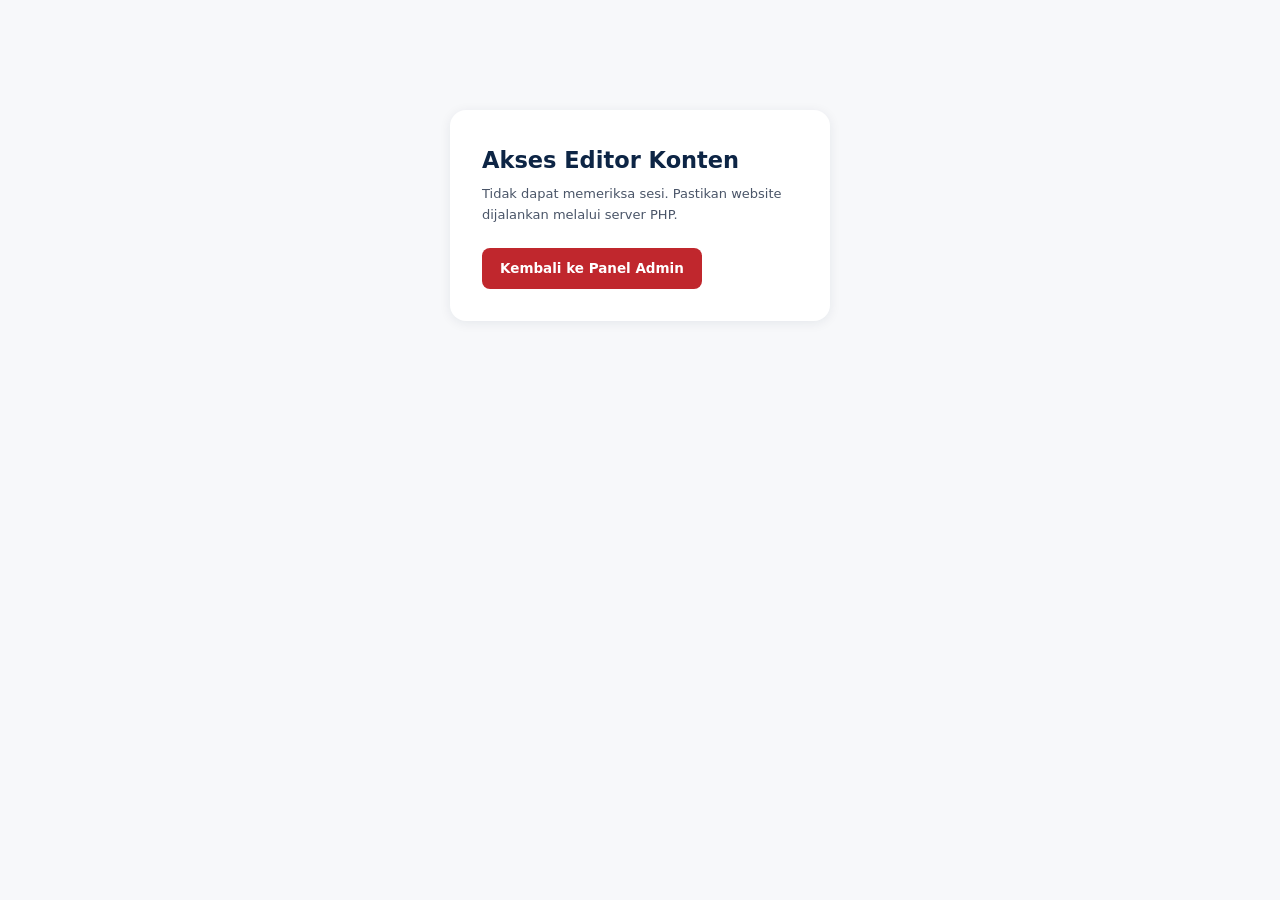
<file: admin-konten.html>
<!DOCTYPE html>
<html lang="id">
<head>
<meta charset="UTF-8">
<meta name="viewport" content="width=device-width, initial-scale=1.0">
<title>Kelola Konten Kartu — UPTD Bina Jasa Konstruksi NTB</title>
<link rel="stylesheet" href="css/style.css">
<style>
  body{background:var(--gray-50);font-family:var(--font-body);color:var(--text-main)}
  .adm-wrap{max-width:1100px;margin:0 auto;padding:30px 20px 80px}
  .adm-header{display:flex;align-items:center;justify-content:space-between;margin-bottom:24px;flex-wrap:wrap;gap:12px}
  .adm-title{font-family:var(--font-display);font-weight:800;font-size:22px;color:var(--navy)}
  .adm-sub{font-size:13px;color:var(--text-sub)}
  .btn{display:inline-flex;align-items:center;gap:6px;padding:10px 18px;border-radius:8px;border:none;font-size:13.5px;font-weight:700;cursor:pointer;text-decoration:none}
  .btn-primary{background:var(--red-gov);color:#fff}
  .btn-primary:hover{background:#a01f24}
  .btn-secondary{background:#fff;color:var(--navy);border:1px solid var(--gray-200)}
  .btn-secondary:hover{background:var(--gray-100)}
  .btn-danger{background:#fff;color:var(--red-gov);border:1px solid #f3caca}
  .btn-small{padding:6px 12px;font-size:12px}
  /* login */
  .login-box{max-width:380px;margin:80px auto;background:#fff;border-radius:16px;box-shadow:var(--shadow-card);padding:32px}
  .login-box h2{font-family:var(--font-display);color:var(--navy);margin-bottom:6px}
  .login-box p{font-size:13px;color:var(--text-sub);margin-bottom:22px}
  .field{margin-bottom:14px}
  .field label{display:block;font-size:12.5px;font-weight:700;color:var(--text-sub);margin-bottom:5px}
  .field input,.field textarea,.field select{width:100%;padding:10px 12px;border-radius:8px;border:1px solid var(--gray-200);font-size:13.5px;font-family:inherit;background:#fff}
  .field textarea{min-height:70px;resize:vertical}
  .err-msg{background:#fce8e8;color:var(--red-gov);padding:10px 12px;border-radius:8px;font-size:12.5px;margin-bottom:14px;display:none}
  .ok-msg{background:#e0f4ef;color:#0f5c4b;padding:10px 12px;border-radius:8px;font-size:12.5px;margin-bottom:14px;display:none}
  /* tabs */
  .tabs{display:flex;gap:6px;flex-wrap:wrap;margin-bottom:20px;border-bottom:2px solid var(--gray-200);padding-bottom:0}
  .tab-btn{padding:10px 16px;border-radius:8px 8px 0 0;border:none;background:transparent;font-size:13px;font-weight:700;color:var(--text-sub);cursor:pointer;border-bottom:3px solid transparent}
  .tab-btn.active{color:var(--navy);border-bottom:3px solid var(--red-gov)}
  .panel{display:none;background:#fff;border-radius:14px;box-shadow:var(--shadow-card);padding:24px}
  .panel.active{display:block}
  .panel-head{display:flex;align-items:center;justify-content:space-between;margin-bottom:16px;flex-wrap:wrap;gap:10px}
  .panel-head h3{font-family:var(--font-display);font-size:17px;color:var(--navy)}
  /* item cards */
  .item-card{border:1px solid var(--gray-200);border-radius:10px;margin-bottom:12px;overflow:hidden}
  .item-head{display:flex;align-items:center;justify-content:space-between;padding:10px 14px;background:var(--gray-50);cursor:pointer}
  .item-head strong{font-size:13.5px;color:var(--navy)}
  .item-actions{display:flex;gap:6px}
  .item-actions button{background:none;border:none;cursor:pointer;color:var(--text-sub);font-size:14px;padding:2px 6px}
  .item-actions button:hover{color:var(--red-gov)}
  .item-body{padding:16px;display:none}
  .item-body.open{display:block}
  .sub-list-row{display:flex;gap:8px;margin-bottom:8px;align-items:center}
  .sub-list-row input{flex:1}
  .sub-empty{font-size:12.5px;color:var(--text-muted);padding:10px 0}
  .grid2{display:grid;grid-template-columns:1fr 1fr;gap:12px}
  .icon-preview{display:inline-flex;align-items:center;justify-content:center;width:28px;height:28px;border-radius:6px;margin-right:6px;vertical-align:middle}
  .loading{padding:40px;text-align:center;color:var(--text-sub);font-size:13.5px}
  @media(max-width:640px){.grid2{grid-template-columns:1fr}}
</style>
</head>
<body>

<div class="adm-wrap" id="app">
  <div class="loading">Memuat…</div>
</div>

<script src="js/konten-shared.js"></script>
<script>
(function () {
  var K = window.KontenShared;
  var API = 'konten-api.php';
  var app = document.getElementById('app');

  var THEME_OPTIONS = [['navy','Navy (Biru Tua)'],['gold','Emas'],['teal','Teal'],['red','Merah'],['gray','Abu-abu']];
  var ICON_OPTIONS = Object.keys(K.IKON_LABEL).map(function (k) { return [k, K.IKON_LABEL[k]]; });
  var TINGKAT_OPTIONS = [['pimpinan','Pimpinan (Kepala UPTD)'],['kabid','Kepala Bidang / Subbagian'],['kasi','Kepala Seksi'],['koordinator','Koordinator Laboratorium'],['personel','Personel Laboratorium']];
  var STATUS_OPTIONS = ['Baik', 'Kalibrasi', 'Rusak/Perbaikan'];

  // ===================== SKEMA HALAMAN =====================
  var PAGES = {
    beranda: {
      label: 'Beranda (Jenis Layanan)',
      hint: 'Ditampilkan di bagian "Jenis Layanan" pada halaman Beranda (index.html). Judul layanan juga menjadi pilihan di formulir Ajukan Layanan.',
      customKeys: [
        { key: 'header', title: 'Judul Bagian', single: true,
          fields: [ { key: 'eyebrow', label: 'Teks Kecil di Atas Judul', type: 'text' }, { key: 'judul', label: 'Judul Bagian', type: 'text' }, { key: 'sub', label: 'Deskripsi Bagian', type: 'textarea' } ] },
        { key: 'layanan', title: 'Kartu Jenis Layanan', root: true,
          itemTitle: function (it) { return it.judul || '(tanpa judul)'; },
          newItem: function () { return { judul: 'Layanan Baru', desc: '', tema: 'navy', ikon: 'dokumen', tombol: 'Ajukan sekarang' }; },
          fields: [ { key: 'judul', label: 'Nama Layanan (juga menjadi pilihan di formulir permohonan)', type: 'text' }, { key: 'desc', label: 'Deskripsi', type: 'textarea' }, { key: 'tema', label: 'Warna Tema', type: 'tema' }, { key: 'ikon', label: 'Ikon', type: 'ikon' }, { key: 'tombol', label: 'Teks Tombol (mis. Ajukan sekarang / Daftar sekarang / Konsultasi)', type: 'text' } ] }
      ]
    },
    pengujian: {
      label: 'Parameter Pengujian',
      hint: 'Ditampilkan di halaman "Pengujian Material Konstruksi".',
      root: 'kategori',
      itemTitle: function (it) { return it.judul || '(tanpa judul)'; },
      newItem: function () { return { judul: 'Kategori Baru', subjudul: '', tema: 'navy', ikon: 'dokumen', param: [], waktu: [] }; },
      fields: [
        { key: 'judul', label: 'Judul Kategori', type: 'text' },
        { key: 'subjudul', label: 'Sub Judul', type: 'text' },
        { key: 'tema', label: 'Warna Tema', type: 'tema' },
        { key: 'ikon', label: 'Ikon', type: 'ikon' },
        { key: 'param', label: 'Daftar Parameter Uji', type: 'objList',
          itemTitle: function (p) { return p.teks || '(parameter baru)'; },
          newItem: function () { return { teks: '', standar: '' }; },
          fields: [ { key: 'teks', label: 'Nama Parameter', type: 'text' }, { key: 'standar', label: 'Standar / Kode SNI', type: 'text' } ] },
        { key: 'waktu', label: 'Info Waktu / Hasil (satu baris = satu info)', type: 'strList' }
      ]
    },
    kegiatan: {
      label: 'Kegiatan',
      hint: 'Ditampilkan di halaman "Kegiatan Pengujian dan Sertifikasi".',
      customKeys: [
        { key: 'statistik', title: 'Kartu Statistik', root: true,
          itemTitle: function (it) { return it.judul || '(tanpa judul)'; },
          newItem: function () { return { angka: '0', judul: 'Judul Baru', desc: '' }; },
          fields: [ { key: 'angka', label: 'Angka', type: 'text' }, { key: 'judul', label: 'Judul', type: 'text' }, { key: 'desc', label: 'Deskripsi', type: 'textarea' } ] },
        { key: 'timeline', title: 'Kronologi Kegiatan', root: true,
          itemTitle: function (it) { return it.judul || '(tanpa judul)'; },
          newItem: function () { return { tanggal: '', judul: 'Kegiatan Baru', desc: '', tags: [] }; },
          fields: [ { key: 'tanggal', label: 'Tanggal', type: 'text' }, { key: 'judul', label: 'Judul Kegiatan', type: 'text' }, { key: 'desc', label: 'Deskripsi', type: 'textarea' }, { key: 'tags', label: 'Label / Tag (satu baris = satu tag)', type: 'strList' } ] }
      ]
    },
    peralatan: {
      label: 'Peralatan',
      hint: 'Ditampilkan di halaman "Peralatan Laboratorium".',
      root: 'kategori',
      itemTitle: function (it) { return it.judul || '(tanpa judul)'; },
      newItem: function () { return { judul: 'Kategori Baru', tema: 'navy', ikon: 'alat', alat: [] }; },
      fields: [
        { key: 'judul', label: 'Judul Kategori', type: 'text' },
        { key: 'tema', label: 'Warna Tema', type: 'tema' },
        { key: 'ikon', label: 'Ikon', type: 'ikon' },
        { key: 'alat', label: 'Daftar Alat', type: 'objList',
          itemTitle: function (a) { return a.nama || '(alat baru)'; },
          newItem: function () { return { nama: '', merk: '', jumlah: '', kapasitas: '', status: 'Baik' }; },
          fields: [ { key: 'nama', label: 'Nama Alat', type: 'text' }, { key: 'merk', label: 'Merk / Model', type: 'text' }, { key: 'jumlah', label: 'Jumlah', type: 'text' }, { key: 'kapasitas', label: 'Kapasitas', type: 'text' }, { key: 'status', label: 'Status', type: 'statusSelect' } ] }
      ]
    },
    laboratorium: {
      label: 'Laboratorium',
      hint: 'Ditampilkan di halaman "Laboratorium Pengujian Material Konstruksi".',
      customKeys: [
        { key: 'stats', title: 'Statistik Ringkas', root: true,
          itemTitle: function (it) { return it.label || '(tanpa label)'; },
          newItem: function () { return { angka: '0', label: 'Label Baru' }; },
          fields: [ { key: 'angka', label: 'Angka', type: 'text' }, { key: 'label', label: 'Label', type: 'text' } ] },
        { key: 'unit', title: 'Unit Laboratorium', root: true,
          itemTitle: function (it) { return it.judul || '(tanpa judul)'; },
          newItem: function () { return { judul: 'Unit Baru', tema: 'navy', ikon: 'lab', desc: '', items: [] }; },
          fields: [ { key: 'judul', label: 'Judul Unit', type: 'text' }, { key: 'tema', label: 'Warna Tema', type: 'tema' }, { key: 'ikon', label: 'Ikon', type: 'ikon' }, { key: 'desc', label: 'Deskripsi Singkat', type: 'textarea' }, { key: 'items', label: 'Daftar Layanan Uji (satu baris = satu item)', type: 'strList' } ] },
        { key: 'akreditasi', title: 'Kotak Akreditasi', single: true,
          fields: [ { key: 'judul', label: 'Judul', type: 'text' }, { key: 'desc', label: 'Deskripsi', type: 'textarea' } ] }
      ]
    },
    pelayanan: {
      label: 'Pelayanan',
      hint: 'Ditampilkan di halaman "Pelayanan Laboratorium".',
      customKeys: [
        { key: 'alur', title: 'Alur / Prosedur Layanan', root: true,
          itemTitle: function (it) { return it.judul || '(tanpa judul)'; },
          newItem: function () { return { judul: 'Langkah Baru', desc: '' }; },
          fields: [ { key: 'judul', label: 'Judul Langkah', type: 'text' }, { key: 'desc', label: 'Deskripsi', type: 'textarea' } ] },
        { key: 'layanan', title: 'Kartu Jenis Layanan', root: true,
          itemTitle: function (it) { return it.judul || '(tanpa judul)'; },
          newItem: function () { return { judul: 'Layanan Baru', desc: '', tema: 'navy', ikon: 'dokumen', tautan: 'Ajukan' }; },
          fields: [ { key: 'judul', label: 'Judul Layanan', type: 'text' }, { key: 'desc', label: 'Deskripsi', type: 'textarea' }, { key: 'tema', label: 'Warna Tema', type: 'tema' }, { key: 'ikon', label: 'Ikon', type: 'ikon' }, { key: 'tautan', label: 'Teks Tombol (mis. Ajukan / Daftar)', type: 'text' } ] },
        { key: 'jam', title: 'Info Jam / Kontak Operasional', root: true,
          itemTitle: function (it) { return it.judul || '(tanpa judul)'; },
          newItem: function () { return { judul: 'Info Baru', nilai: '', catatan: '' }; },
          fields: [ { key: 'judul', label: 'Judul', type: 'text' }, { key: 'nilai', label: 'Nilai Utama', type: 'text' }, { key: 'catatan', label: 'Catatan Kecil', type: 'text' } ] }
      ]
    },
    tentang: {
      label: 'Tentang UPTD',
      hint: 'Ditampilkan di halaman "Tentang UPTD".',
      customKeys: [
        { key: 'profil', title: 'Paragraf Profil Lembaga', strListRoot: true },
        { key: 'identitas', title: 'Tabel Identitas Lembaga', root: true,
          itemTitle: function (it) { return it.label || '(tanpa label)'; },
          newItem: function () { return { label: 'Label Baru', nilai: '' }; },
          fields: [ { key: 'label', label: 'Label', type: 'text' }, { key: 'nilai', label: 'Nilai', type: 'text' } ] },
        { key: 'visi', title: 'Visi', textRoot: true },
        { key: 'misi', title: 'Misi (satu baris = satu poin)', strListRoot: true },
        { key: 'struktur', title: 'Struktur Organisasi (kartu personel + foto)', root: true,
          itemTitle: function (it) { return (it.nama || '(tanpa jabatan)') + (it.orang ? ' — ' + it.orang : ''); },
          newItem: function () { return { tingkat: 'personel', unit: '', nama: 'Jabatan Baru', orang: '', posisi: '', foto: '', kode: '' }; },
          fields: [
            { key: 'tingkat', label: 'Tingkat / Baris di Bagan', type: 'select', options: TINGKAT_OPTIONS },
            { key: 'nama', label: 'Jabatan (mis. Koordinator Lab Air)', type: 'text' },
            { key: 'orang', label: 'Nama Personel (beserta gelar)', type: 'text' },
            { key: 'foto', label: 'Foto Profil (disimpan di assets/personel/)', type: 'foto' },
            { key: 'unit', label: 'Unit Lab (khusus tingkat Personel, agar dikelompokkan: Material / Air / Beton)', type: 'combo', options: ['Material', 'Air', 'Beton'] },
            { key: 'posisi', label: 'Deskripsi Tugas (opsional)', type: 'text' },
            { key: 'kode', label: 'Kode Singkat (tampil bila belum ada foto; kosongkan = inisial nama)', type: 'text' }
          ] },
        { key: 'dasarHukum', title: 'Dasar Hukum (satu baris = satu item)', strListRoot: true }
      ]
    }
  };

  var PAGE_ORDER = ['beranda', 'pengujian', 'kegiatan', 'peralatan', 'laboratorium', 'pelayanan', 'tentang'];
  var state = { loggedIn: false, activePage: PAGE_ORDER[0], data: {}, loaded: {} };

  function el(html) { var d = document.createElement('div'); d.innerHTML = html; return d.firstElementChild; }
  function post(action, page, body) {
    var url = API + '?action=' + action + (page ? '&page=' + page : '');
    return fetch(url, { method: 'POST', headers: { 'Content-Type': 'application/json' }, body: body ? JSON.stringify(body) : '{}', credentials: 'same-origin' }).then(function (r) { return r.json(); });
  }
  function get(action, page) {
    var url = API + '?action=' + action + (page ? '&page=' + page : '');
    return fetch(url, { credentials: 'same-origin' }).then(function (r) { return r.json(); });
  }

  // ===================== SESI TERPADU =====================
  function renderAccessDenied(message) {
    app.innerHTML = '<div class="login-box" style="margin-top:80px">' +
      '<h2>Akses Editor Konten</h2>' +
      '<p>' + K.esc(message || 'Silakan login melalui admin.html terlebih dahulu.') + '</p>' +
      '<a class="btn btn-primary" href="admin.html">Kembali ke Panel Admin</a>' +
      '</div>';
  }

  // ===================== APP SHELL =====================
  function renderApp() {
    app.innerHTML = '';
    var head = el(
      '<div class="adm-header">' +
      '<div><div class="adm-title">Editor Konten Website</div><div class="adm-sub">Login terintegrasi dengan admin.html • Admin dan Editor dapat mengubah konten halaman publik.</div></div>' +
      '<div style="display:flex;gap:8px"><a class="btn btn-secondary" href="index.html" target="_blank">Lihat Situs</a><a class="btn btn-secondary" href="admin.html">Panel Utama</a></div>' +
      '</div>'
    );
    app.appendChild(head);

    var tabs = el('<div class="tabs"></div>');
    PAGE_ORDER.forEach(function (pk) {
      var b = el('<button class="tab-btn' + (pk === state.activePage ? ' active' : '') + '">' + PAGES[pk].label + '</button>');
      b.onclick = function () { state.activePage = pk; renderApp(); };
      tabs.appendChild(b);
    });
    app.appendChild(tabs);

    var panelHolder = el('<div></div>');
    app.appendChild(panelHolder);
    panelHolder.innerHTML = '<div class="loading">Memuat data…</div>';

    var pk = state.activePage;
    if (state.data[pk]) { renderPanel(panelHolder, pk); return; }
    get('get', pk).then(function (res) {
      if (!res || !res.ok) {
        panelHolder.innerHTML = '<div class="err-msg" style="display:block">' + K.esc((res && res.error) || 'Gagal memuat data.') + '</div>';
        return;
      }
      state.data[pk] = res.data || {};
      renderPanel(panelHolder, pk);
    }).catch(function () {
      panelHolder.innerHTML = '<div class="err-msg" style="display:block">Gagal memuat data dari server.</div>';
    });
  }

  // ===================== FIELD RENDERERS =====================
  function renderField(container, obj, field, onChange) {
    var wrap = el('<div class="field"></div>');
    var val = obj[field.key];
    if (field.type === 'text') {
      wrap.innerHTML = '<label>' + field.label + '</label>';
      var inp = el('<input type="text" value="' + K.esc(val || '') + '">');
      inp.oninput = function () { obj[field.key] = inp.value; onChange && onChange(); };
      wrap.appendChild(inp);
    } else if (field.type === 'textarea') {
      wrap.innerHTML = '<label>' + field.label + '</label>';
      var ta = el('<textarea></textarea>');
      ta.value = val || '';
      ta.oninput = function () { obj[field.key] = ta.value; onChange && onChange(); };
      wrap.appendChild(ta);
    } else if (field.type === 'tema') {
      wrap.innerHTML = '<label>' + field.label + '</label>';
      var sel = el('<select></select>');
      THEME_OPTIONS.forEach(function (o) { sel.appendChild(el('<option value="' + o[0] + '"' + (val === o[0] ? ' selected' : '') + '>' + o[1] + '</option>')); });
      sel.onchange = function () { obj[field.key] = sel.value; onChange && onChange(); };
      wrap.appendChild(sel);
    } else if (field.type === 'ikon') {
      wrap.innerHTML = '<label>' + field.label + '</label>';
      var isel = el('<select></select>');
      ICON_OPTIONS.forEach(function (o) { isel.appendChild(el('<option value="' + o[0] + '"' + (val === o[0] ? ' selected' : '') + '>' + o[1] + '</option>')); });
      isel.onchange = function () { obj[field.key] = isel.value; onChange && onChange(); };
      wrap.appendChild(isel);
    } else if (field.type === 'statusSelect') {
      wrap.innerHTML = '<label>' + field.label + '</label>';
      var ssel = el('<select></select>');
      STATUS_OPTIONS.forEach(function (o) { ssel.appendChild(el('<option value="' + o + '"' + (val === o ? ' selected' : '') + '>' + o + '</option>')); });
      ssel.onchange = function () { obj[field.key] = ssel.value; onChange && onChange(); };
      wrap.appendChild(ssel);
    } else if (field.type === 'select') {
      wrap.innerHTML = '<label>' + field.label + '</label>';
      var gsel = el('<select></select>');
      field.options.forEach(function (o) { gsel.appendChild(el('<option value="' + K.esc(o[0]) + '"' + ((val || field.options[2][0]) === o[0] ? ' selected' : '') + '>' + K.esc(o[1]) + '</option>')); });
      if (!val) obj[field.key] = gsel.value;
      gsel.onchange = function () { obj[field.key] = gsel.value; onChange && onChange(); };
      wrap.appendChild(gsel);
    } else if (field.type === 'combo') {
      wrap.innerHTML = '<label>' + field.label + '</label>';
      var lid = 'dl_' + Math.random().toString(36).slice(2, 8);
      var cinp = el('<input type="text" list="' + lid + '" value="' + K.esc(val || '') + '">');
      var dl = el('<datalist id="' + lid + '"></datalist>');
      field.options.forEach(function (o) { dl.appendChild(el('<option value="' + K.esc(o) + '"></option>')); });
      cinp.oninput = function () { obj[field.key] = cinp.value; onChange && onChange(); };
      wrap.appendChild(cinp); wrap.appendChild(dl);
    } else if (field.type === 'foto') {
      wrap.innerHTML = '<label>' + field.label + '</label>';
      var box = el('<div style="display:flex;gap:14px;align-items:flex-start;flex-wrap:wrap"></div>');
      var prev = el('<div style="width:84px;height:84px;border-radius:50%;background:var(--gray-100);overflow:hidden;display:flex;align-items:center;justify-content:center;font-size:11px;color:var(--text-muted);text-align:center;flex:none">Belum ada foto</div>');
      var ctrl = el('<div style="flex:1;min-width:200px"></div>');
      var file = el('<input type="file" accept="image/jpeg,image/png,image/webp" style="padding:8px">');
      var pick = el('<select style="margin-top:8px"></select>');
      var msg = el('<div style="font-size:12px;margin-top:6px;color:var(--text-muted)">JPG/PNG/WEBP, maks 8 MB. Foto persegi (wajah di tengah) hasilnya paling rapi.</div>');
      var clr = el('<button class="btn btn-danger btn-small" type="button" style="margin-top:8px">Hapus foto dari kartu</button>');
      function showPrev() {
        if (obj[field.key]) { prev.innerHTML = '<img style="width:100%;height:100%;object-fit:cover" alt="">'; prev.firstChild.src = 'assets/personel/' + encodeURIComponent(obj[field.key]); prev.firstChild.onerror = function () { prev.textContent = 'File tidak ditemukan'; }; }
        else prev.textContent = 'Belum ada foto';
      }
      function fillPick(files) {
        pick.innerHTML = '<option value="">— atau pilih dari foto yang sudah ada di assets/personel —</option>';
        (files || []).forEach(function (f) { pick.appendChild(el('<option value="' + K.esc(f) + '"' + (obj[field.key] === f ? ' selected' : '') + '>' + K.esc(f) + '</option>')); });
      }
      function loadList(cb) { get('list_foto').then(function (r) { fillPick(r && r.ok ? r.files : []); cb && cb(); }).catch(function () { fillPick([]); }); }
      file.onchange = function () {
        if (!file.files[0]) return;
        var fd = new FormData(); fd.append('foto', file.files[0]);
        msg.style.color = 'var(--text-muted)'; msg.textContent = 'Mengunggah…';
        fetch(API + '?action=upload_foto', { method: 'POST', body: fd, credentials: 'same-origin' })
          .then(function (r) { return r.json(); })
          .then(function (r) {
            if (r && r.ok) { obj[field.key] = r.filename; msg.style.color = '#14826E'; msg.textContent = 'Foto terunggah. Klik "Simpan Perubahan" di bawah agar tampil di situs.'; showPrev(); loadList(); }
            else { msg.style.color = '#C0272D'; msg.textContent = (r && r.error) || 'Gagal mengunggah.'; }
            file.value = '';
          }).catch(function () { msg.style.color = '#C0272D'; msg.textContent = 'Tidak bisa terhubung ke server.'; });
      };
      pick.onchange = function () { obj[field.key] = pick.value; showPrev(); onChange && onChange(); };
      clr.onclick = function () { obj[field.key] = ''; pick.value = ''; showPrev(); };
      ctrl.appendChild(file); ctrl.appendChild(pick); ctrl.appendChild(clr); ctrl.appendChild(msg);
      box.appendChild(prev); box.appendChild(ctrl); wrap.appendChild(box);
      showPrev(); fillPick(obj[field.key] ? [obj[field.key]] : []); loadList();
    } else if (field.type === 'strList') {
      wrap.innerHTML = '<label>' + field.label + '</label>';
      var listWrap = el('<div></div>');
      var arr = obj[field.key] = obj[field.key] || [];
      function drawList() {
        listWrap.innerHTML = '';
        if (!arr.length) listWrap.appendChild(el('<div class="sub-empty">Belum ada item.</div>'));
        arr.forEach(function (v, i) {
          var row = el('<div class="sub-list-row"></div>');
          var inp = el('<input type="text" value="' + K.esc(v) + '">');
          inp.oninput = function () { arr[i] = inp.value; };
          var del = el('<button class="btn btn-danger btn-small" type="button">Hapus</button>');
          del.onclick = function () { arr.splice(i, 1); drawList(); };
          row.appendChild(inp); row.appendChild(del);
          listWrap.appendChild(row);
        });
      }
      drawList();
      wrap.appendChild(listWrap);
      var addBtn = el('<button class="btn btn-secondary btn-small" type="button" style="margin-top:4px">+ Tambah Baris</button>');
      addBtn.onclick = function () { arr.push(''); drawList(); };
      wrap.appendChild(addBtn);
    } else if (field.type === 'objList') {
      wrap.innerHTML = '<label>' + field.label + '</label>';
      var oList = el('<div></div>');
      var oarr = obj[field.key] = obj[field.key] || [];
      function drawObjList() {
        oList.innerHTML = '';
        if (!oarr.length) oList.appendChild(el('<div class="sub-empty">Belum ada item.</div>'));
        oarr.forEach(function (item, i) {
          var card = el('<div class="item-card" style="margin-bottom:8px"></div>');
          var head = el('<div class="item-head"><strong></strong><div class="item-actions"></div></div>');
          head.querySelector('strong').textContent = field.itemTitle(item);
          var actions = head.querySelector('.item-actions');
          var upBtn = el('<button type="button" title="Naik">&uarr;</button>');
          upBtn.onclick = function (ev) { ev.stopPropagation(); if (i > 0) { oarr.splice(i, 1, oarr.splice(i - 1, 1, oarr[i])[0]); drawObjList(); } };
          var downBtn = el('<button type="button" title="Turun">&darr;</button>');
          downBtn.onclick = function (ev) { ev.stopPropagation(); if (i < oarr.length - 1) { oarr.splice(i, 1, oarr.splice(i + 1, 1, oarr[i])[0]); drawObjList(); } };
          var delBtn = el('<button type="button" title="Hapus">&#10005;</button>');
          delBtn.onclick = function (ev) { ev.stopPropagation(); if (confirm('Hapus item ini?')) { oarr.splice(i, 1); drawObjList(); } };
          actions.appendChild(upBtn); actions.appendChild(downBtn); actions.appendChild(delBtn);
          var body = el('<div class="item-body"></div>');
          field.fields.forEach(function (sf) { renderField(body, item, sf, function () { head.querySelector('strong').textContent = field.itemTitle(item); }); });
          head.onclick = function () { body.classList.toggle('open'); };
          card.appendChild(head); card.appendChild(body);
          oList.appendChild(card);
        });
      }
      drawObjList();
      wrap.appendChild(oList);
      var oAddBtn = el('<button class="btn btn-secondary btn-small" type="button" style="margin-top:4px">+ Tambah Item</button>');
      oAddBtn.onclick = function () { oarr.push(field.newItem()); drawObjList(); };
      wrap.appendChild(oAddBtn);
    }
    container.appendChild(wrap);
  }

  // ===================== PANEL: root-array style (pengujian, peralatan) =====================
  function renderRootArrayPanel(holder, pageKey, cfg, dataRoot, keyName, saveFn) {
    holder.innerHTML = '';
    var head = el('<div class="panel-head"><h3></h3><button class="btn btn-primary btn-small">+ Tambah</button></div>');
    head.querySelector('h3').textContent = cfg.title || cfg.label;
    holder.appendChild(head);
    var arr = dataRoot[keyName] = dataRoot[keyName] || [];
    var listWrap = el('<div></div>');
    holder.appendChild(listWrap);

    function draw() {
      listWrap.innerHTML = '';
      if (!arr.length) listWrap.appendChild(el('<div class="sub-empty">Belum ada data.</div>'));
      arr.forEach(function (item, i) {
        var card = el('<div class="item-card"></div>');
        var headRow = el('<div class="item-head"><strong></strong><div class="item-actions"></div></div>');
        headRow.querySelector('strong').textContent = cfg.itemTitle(item);
        var actions = headRow.querySelector('.item-actions');
        var upBtn = el('<button type="button" title="Naik">&uarr;</button>');
        upBtn.onclick = function (ev) { ev.stopPropagation(); if (i > 0) { arr.splice(i, 1, arr.splice(i - 1, 1, arr[i])[0]); draw(); } };
        var downBtn = el('<button type="button" title="Turun">&darr;</button>');
        downBtn.onclick = function (ev) { ev.stopPropagation(); if (i < arr.length - 1) { arr.splice(i, 1, arr.splice(i + 1, 1, arr[i])[0]); draw(); } };
        var delBtn = el('<button type="button" title="Hapus">&#10005;</button>');
        delBtn.onclick = function (ev) { ev.stopPropagation(); if (confirm('Hapus "' + cfg.itemTitle(item) + '"?')) { arr.splice(i, 1); draw(); } };
        actions.appendChild(upBtn); actions.appendChild(downBtn); actions.appendChild(delBtn);
        var body = el('<div class="item-body"></div>');
        cfg.fields.forEach(function (f) { renderField(body, item, f, function () { headRow.querySelector('strong').textContent = cfg.itemTitle(item); }); });
        headRow.onclick = function () { body.classList.toggle('open'); };
        card.appendChild(headRow); card.appendChild(body);
        listWrap.appendChild(card);
      });
    }
    draw();
    head.querySelector('button').onclick = function () { arr.push(cfg.newItem()); draw(); body_open_last(); };
    function body_open_last() { var bodies = listWrap.querySelectorAll('.item-body'); if (bodies.length) bodies[bodies.length - 1].classList.add('open'); }

    appendSaveBar(holder, saveFn);
  }

  function appendSaveBar(holder, saveFn) {
    var bar = el('<div style="margin-top:18px;display:flex;align-items:center;gap:10px">' +
      '<button class="btn btn-primary">Simpan Perubahan</button><span class="ok-msg" style="margin:0"></span><span class="err-msg" style="margin:0"></span></div>');
    var okMsg = bar.querySelector('.ok-msg'), errMsg = bar.querySelector('.err-msg');
    bar.querySelector('button').onclick = function () {
      okMsg.style.display = 'none'; errMsg.style.display = 'none';
      saveFn().then(function (res) {
        if (res && res.ok) { okMsg.textContent = 'Tersimpan!'; okMsg.style.display = 'inline'; setTimeout(function () { okMsg.style.display = 'none'; }, 2500); }
        else { errMsg.textContent = (res && res.error) || 'Gagal menyimpan.'; errMsg.style.display = 'inline'; }
      }).catch(function () { errMsg.textContent = 'Tidak bisa terhubung ke server.'; errMsg.style.display = 'inline'; });
    };
    holder.appendChild(bar);
  }

  // ===================== PANEL DISPATCH =====================
  function renderPanel(holder, pageKey) {
    holder.innerHTML = '';
    var cfg = PAGES[pageKey];
    var data = state.data[pageKey];
    var wrapper = el('<div class="panel active"></div>');
    holder.appendChild(wrapper);

    function saveWhole() { return post('save', pageKey, data); }

    if (cfg.root) {
      renderRootArrayPanel(wrapper, pageKey, cfg, data, cfg.root, saveWhole);
      return;
    }

    // halaman dengan beberapa blok berbeda (custom)
    cfg.customKeys.forEach(function (block, idx) {
      var section = el('<div style="margin-bottom:30px' + (idx < cfg.customKeys.length - 1 ? ';border-bottom:1px solid var(--gray-100);padding-bottom:24px' : '') + '"></div>');
      if (block.root) {
        renderRootArrayBlock(section, block, data);
      } else if (block.strListRoot) {
        section.appendChild(el('<h3 style="font-family:var(--font-display);font-size:15px;color:var(--navy);margin-bottom:10px">' + block.title + '</h3>'));
        var tmpObj = { _v: data[block.key] || [] };
        renderField(section, tmpObj, { key: '_v', label: '', type: 'strList' }, function () { data[block.key] = tmpObj._v; });
        data[block.key] = tmpObj._v;
      } else if (block.textRoot) {
        section.appendChild(el('<h3 style="font-family:var(--font-display);font-size:15px;color:var(--navy);margin-bottom:10px">' + block.title + '</h3>'));
        var tmpObj2 = { _v: data[block.key] || '' };
        renderField(section, tmpObj2, { key: '_v', label: '', type: 'textarea' }, function () { data[block.key] = tmpObj2._v; });
      } else if (block.single) {
        section.appendChild(el('<h3 style="font-family:var(--font-display);font-size:15px;color:var(--navy);margin-bottom:10px">' + block.title + '</h3>'));
        data[block.key] = data[block.key] || {};
        block.fields.forEach(function (f) { renderField(section, data[block.key], f); });
      }
      wrapper.appendChild(section);
    });

    appendSaveBar(wrapper, saveWhole);
  }

  function renderRootArrayBlock(section, cfg, data) {
    var arr = data[cfg.key] = data[cfg.key] || [];
    var head = el('<div class="panel-head"><h3></h3><button class="btn btn-secondary btn-small" type="button">+ Tambah</button></div>');
    head.querySelector('h3').textContent = cfg.title;
    head.querySelector('h3').style.cssText = 'font-family:var(--font-display);font-size:15px;color:var(--navy)';
    section.appendChild(head);
    var listWrap = el('<div></div>');
    section.appendChild(listWrap);
    function draw() {
      listWrap.innerHTML = '';
      if (!arr.length) listWrap.appendChild(el('<div class="sub-empty">Belum ada data.</div>'));
      arr.forEach(function (item, i) {
        var card = el('<div class="item-card"></div>');
        var headRow = el('<div class="item-head"><strong></strong><div class="item-actions"></div></div>');
        headRow.querySelector('strong').textContent = cfg.itemTitle(item);
        var actions = headRow.querySelector('.item-actions');
        var upBtn = el('<button type="button" title="Naik">&uarr;</button>');
        upBtn.onclick = function (ev) { ev.stopPropagation(); if (i > 0) { arr.splice(i, 1, arr.splice(i - 1, 1, arr[i])[0]); draw(); } };
        var downBtn = el('<button type="button" title="Turun">&darr;</button>');
        downBtn.onclick = function (ev) { ev.stopPropagation(); if (i < arr.length - 1) { arr.splice(i, 1, arr.splice(i + 1, 1, arr[i])[0]); draw(); } };
        var delBtn = el('<button type="button" title="Hapus">&#10005;</button>');
        delBtn.onclick = function (ev) { ev.stopPropagation(); if (confirm('Hapus item ini?')) { arr.splice(i, 1); draw(); } };
        actions.appendChild(upBtn); actions.appendChild(downBtn); actions.appendChild(delBtn);
        var body = el('<div class="item-body"></div>');
        cfg.fields.forEach(function (f) { renderField(body, item, f, function () { headRow.querySelector('strong').textContent = cfg.itemTitle(item); }); });
        headRow.onclick = function () { body.classList.toggle('open'); };
        card.appendChild(headRow); card.appendChild(body);
        listWrap.appendChild(card);
      });
    }
    draw();
    head.querySelector('button').onclick = function () { arr.push(cfg.newItem()); draw(); };
  }

  // ===================== INIT =====================
  get('status').then(function (res) {
    if (res && res.ok && res.loggedIn && res.canEdit) {
      state.loggedIn = true;
      renderApp();
    } else if (res && res.ok && res.loggedIn) {
      renderAccessDenied('Akun Anda tidak memiliki izin mengelola konten.');
    } else {
      renderAccessDenied('Silakan login melalui admin.html terlebih dahulu. Setelah login, buka menu Konten Website.');
    }
  }).catch(function () {
    renderAccessDenied('Tidak dapat memeriksa sesi. Pastikan website dijalankan melalui server PHP.');
  });
})();
</script>
</body>
</html>
</file>
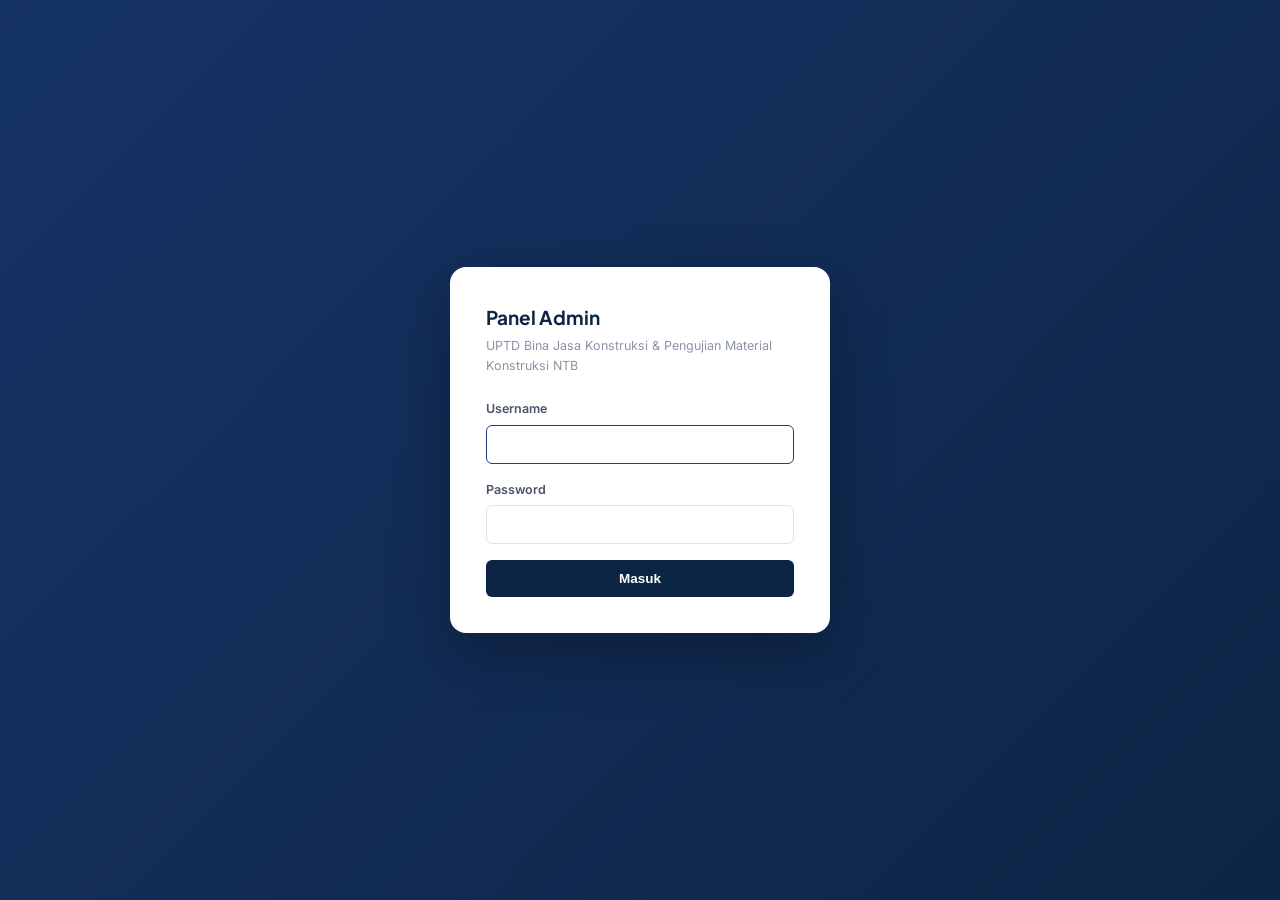
<file: admin.html>
<!DOCTYPE html>
<html lang="id">
<head>
<meta charset="UTF-8">
<meta name="viewport" content="width=device-width, initial-scale=1.0">
<title>Admin — UPTD Bina Jasa Konstruksi NTB</title>
<link href="https://fonts.googleapis.com/css2?family=Inter:wght@400;500;600;700&family=Plus+Jakarta+Sans:wght@600;700;800&display=swap" rel="stylesheet">
<style>
  *,*::before,*::after{box-sizing:border-box;margin:0;padding:0}
  :root{
    --navy:#0D2545;--navy-mid:#163366;--navy-light:#1E4080;
    --red-gov:#C0272D;--red-light:#E8353C;--gold:#D4A017;--gold-light:#F0C040;
    --gray-50:#F7F8FA;--gray-100:#EEF0F4;--gray-200:#DDE1EA;--gray-400:#9BA3B5;
    --gray-600:#5A6478;--gray-800:#2C3345;--text-main:#1A2035;--text-sub:#4A5568;--text-muted:#8A95A8;
    --radius-sm:6px;--radius-md:10px;--radius-lg:16px;
    --font-body:'Inter',system-ui,sans-serif;--font-display:'Plus Jakarta Sans',system-ui,sans-serif;
  }
  body{font-family:var(--font-body);color:var(--text-main);background:var(--gray-50);font-size:14px;line-height:1.55}
  a{color:inherit}

  /* ── LOGIN ── */
  #loginScreen{min-height:100vh;display:flex;align-items:center;justify-content:center;background:linear-gradient(135deg,var(--navy-mid),var(--navy));padding:20px}
  .login-box{background:white;border-radius:var(--radius-lg);padding:36px;max-width:380px;width:100%;box-shadow:0 20px 60px rgba(0,0,0,0.3)}
  .login-box h1{font-family:var(--font-display);font-size:19px;font-weight:700;color:var(--navy);margin-bottom:4px}
  .login-box p{font-size:12.5px;color:var(--text-muted);margin-bottom:24px}
  .field{margin-bottom:16px}
  .field label{display:block;font-size:12.5px;font-weight:600;color:var(--text-sub);margin-bottom:6px}
  .field input,.field select,.field textarea{width:100%;padding:10px 12px;border:1.5px solid var(--gray-200);border-radius:var(--radius-sm);font-size:14px;font-family:var(--font-body);background:white}
  .field input:focus,.field select:focus,.field textarea:focus{outline:none;border-color:var(--navy-light)}
  .btn{background:var(--navy);color:white;border:none;padding:11px 18px;border-radius:var(--radius-sm);font-size:13.5px;font-weight:700;cursor:pointer;transition:background .15s}
  .btn:hover{background:var(--navy-light)}
  .btn.full{width:100%}
  .btn.red{background:var(--red-gov)} .btn.red:hover{background:var(--red-light)}
  .btn.ghost{background:var(--gray-100);color:var(--text-main)} .btn.ghost:hover{background:var(--gray-200)}
  .btn.sm{padding:7px 12px;font-size:12.5px}
  .btn:disabled{opacity:.55;cursor:not-allowed}
  .msg{font-size:13px;padding:10px 14px;border-radius:var(--radius-sm);margin-bottom:16px;display:none}
  .msg.show{display:block}
  .msg.err{background:#FDECEC;color:var(--red-gov);border:1px solid #F5C2C2}
  .msg.ok{background:#EAF7EE;color:#1E7B3C;border:1px solid #B9E5C5}

  /* ── APP SHELL ── */
  #app{display:none;min-height:100vh}
  #app.open{display:flex}
  .sidebar{width:230px;background:var(--navy);color:white;flex-shrink:0;display:flex;flex-direction:column;position:sticky;top:0;height:100vh;overflow-y:auto}
  .sidebar-brand{padding:22px 20px;border-bottom:1px solid rgba(255,255,255,0.1)}
  .sidebar-brand .name{font-family:var(--font-display);font-weight:700;font-size:14px;line-height:1.3}
  .sidebar-brand .sub{font-size:11px;color:var(--gold-light);margin-top:4px}
  .sidebar-nav{flex:1;padding:12px}
  .side-link{display:flex;align-items:center;gap:10px;padding:10px 14px;border-radius:var(--radius-sm);color:rgba(255,255,255,0.75);text-decoration:none;font-size:13px;font-weight:500;cursor:pointer;margin-bottom:2px}
  .side-link:hover{background:rgba(255,255,255,0.08);color:white}
  .side-link.active{background:rgba(255,255,255,0.14);color:white}
  .side-link svg{width:16px;height:16px;flex-shrink:0}
  .sidebar-foot{padding:14px;border-top:1px solid rgba(255,255,255,0.1)}

  .main{flex:1;min-width:0}
  .topbar{background:white;border-bottom:1px solid var(--gray-200);padding:16px 28px;display:flex;justify-content:space-between;align-items:center}
  .topbar h2{font-family:var(--font-display);font-size:18px;font-weight:700;color:var(--navy)}
  .content{padding:24px 28px}
  .panel{display:none}
  .panel.active{display:block}

  .cards-row{display:grid;grid-template-columns:repeat(auto-fit,minmax(160px,1fr));gap:14px;margin-bottom:22px}
  .stat-box{background:white;border:1px solid var(--gray-200);border-radius:var(--radius-md);padding:16px}
  .stat-box .num{font-family:var(--font-display);font-size:26px;font-weight:800;color:var(--navy)}
  .stat-box .label{font-size:12px;color:var(--text-muted);margin-top:2px}

  .toolbar{display:flex;justify-content:space-between;align-items:center;margin-bottom:14px;gap:10px;flex-wrap:wrap}
  .toolbar h3{font-family:var(--font-display);font-size:15px;font-weight:700;color:var(--navy)}

  table{width:100%;border-collapse:collapse;background:white;border-radius:var(--radius-md);overflow:hidden;border:1px solid var(--gray-200)}
  th,td{padding:11px 14px;text-align:left;font-size:13px;border-bottom:1px solid var(--gray-100)}
  th{background:var(--gray-50);color:var(--text-sub);font-weight:600;font-size:12px;text-transform:uppercase;letter-spacing:.02em}
  tr:last-child td{border-bottom:none}
  td.actions{display:flex;gap:6px;white-space:nowrap}
  .pill{display:inline-block;padding:3px 10px;border-radius:20px;font-size:11px;font-weight:700;text-transform:uppercase}
  .pill.diajukan{background:#EEF0F4;color:var(--gray-800)}
  .pill.diproses{background:#FFF3D6;color:#8B6200}
  .pill.selesai{background:#EAF7EE;color:#1E7B3C}
  .pill.ditolak{background:#FDECEC;color:var(--red-gov)}
  .pill.penting{background:#FDECEC;color:var(--red-gov)}
  .pill.jadwal{background:#FFF3D6;color:#8B6200}
  .pill.info{background:#E3ECFB;color:var(--navy-light)}
  .empty-row{text-align:center;color:var(--text-muted);padding:26px}

  .modal-overlay{position:fixed;inset:0;background:rgba(13,37,69,0.5);display:none;align-items:center;justify-content:center;padding:20px;z-index:1000}
  .modal-overlay.open{display:flex}
  .modal-box{background:white;border-radius:var(--radius-lg);max-width:520px;width:100%;max-height:88vh;overflow-y:auto}
  .modal-head{padding:18px 22px;border-bottom:1px solid var(--gray-200);display:flex;justify-content:space-between;align-items:center}
  .modal-head h3{font-family:var(--font-display);font-size:16px;font-weight:700;color:var(--navy)}
  .modal-close{background:var(--gray-100);border:none;width:28px;height:28px;border-radius:50%;cursor:pointer;display:flex;align-items:center;justify-content:center}
  .modal-body{padding:20px 22px}
  .form-row{display:grid;grid-template-columns:1fr 1fr;gap:12px}
  .hint{font-size:11.5px;color:var(--text-muted);margin-top:4px}
  .checkbox-row{display:flex;align-items:center;gap:8px;margin-bottom:16px}
  .checkbox-row input{width:auto}

  @media (max-width:800px){
    .sidebar{position:fixed;left:-230px;transition:left .2s;z-index:900}
    .sidebar.open{left:0}
    .form-row{grid-template-columns:1fr}
    .hamburger-admin{display:block!important}
  }
  .hamburger-admin{display:none;background:none;border:none;cursor:pointer;color:var(--navy)}
</style>
</head>
<body>

<!-- ═══════════ LOGIN ═══════════ -->
<div id="loginScreen">
  <div class="login-box">
    <h1>Panel Admin</h1>
    <p>UPTD Bina Jasa Konstruksi &amp; Pengujian Material Konstruksi NTB</p>
    <div class="msg" id="loginMsg"></div>
    <form id="loginForm" onsubmit="return doLogin(event)">
      <div class="field">
        <label>Username</label>
        <input type="text" name="username" autocomplete="username" required autofocus>
      </div>
      <div class="field">
        <label>Password</label>
        <input type="password" name="password" autocomplete="current-password" required>
      </div>
      <button class="btn full" type="submit" id="btnLogin">Masuk</button>
    </form>
    
  </div>
</div>

<!-- ═══════════ APP ═══════════ -->
<div id="app">
  <aside class="sidebar" id="sidebar">
    <div class="sidebar-brand">
      <div class="name">UPTD Bina Jasa<br>Konstruksi NTB</div>
      <div class="sub" id="userRoleLabel">Panel Admin</div>
    </div>
    <nav class="sidebar-nav">
      <div class="side-link active" data-panel="dashboard" onclick="gantiPanel('dashboard')">📊&nbsp; Dashboard</div>
      <div class="side-link" data-panel="berita" onclick="gantiPanel('berita')">📰&nbsp; Berita</div>
      <div class="side-link" data-panel="pengumuman" onclick="gantiPanel('pengumuman')">📢&nbsp; Pengumuman</div>
      <div class="side-link" data-panel="unduhan" onclick="gantiPanel('unduhan')">📁&nbsp; Unduhan</div>
      <div class="side-link" data-panel="konten" onclick="gantiPanel('konten')">🛠️&nbsp; Konten Website</div>
      <div class="side-link" data-panel="permohonan" onclick="gantiPanel('permohonan')">📥&nbsp; Permohonan Masuk</div>
      <div class="side-link" data-panel="kontak" onclick="gantiPanel('kontak')">💬&nbsp; Kontak WhatsApp</div>
      <div class="side-link" data-panel="statistik" onclick="gantiPanel('statistik')">🔢&nbsp; Statistik Beranda</div>
      <div class="side-link" data-panel="users" data-admin-only="1" onclick="gantiPanel('users')">👥&nbsp; Kelola Akun</div>
      <div class="side-link" data-panel="password" onclick="gantiPanel('password')">🔒&nbsp; Ganti Password</div>
      <div class="side-link" onclick="window.open('index.html','_blank')">🌐&nbsp; Lihat Website</div>
    </nav>
    <div class="sidebar-foot">
      <div id="currentUserBox" style="font-size:11px;color:rgba(255,255,255,.65);margin-bottom:10px"></div><button class="btn ghost full sm" onclick="doLogout()">Keluar</button>
    </div>
  </aside>

  <main class="main">
    <div class="topbar">
      <div style="display:flex;align-items:center;gap:10px">
        <button class="hamburger-admin" onclick="document.getElementById('sidebar').classList.toggle('open')">☰</button>
        <h2 id="pageTitle">Dashboard</h2>
      </div>
    </div>
    <div class="content">

      <!-- DASHBOARD -->
      <div class="panel active" id="panel-dashboard">
        <div class="cards-row" id="dashCards"></div>
        <p class="hint">Akun <b>Admin</b> memiliki akses penuh. Akun <b>Editor</b> dapat mengelola berita, pengumuman, dokumen unduhan, serta seluruh konten halaman pada menu <b>Konten Website</b>. Pengaturan permohonan, statistik, kontak WhatsApp, dan akun pengguna tetap khusus Admin.</p>
      </div>

      <!-- BERITA -->
      <div class="panel" id="panel-berita">
        <div class="toolbar">
          <h3>Kelola Berita</h3>
          <button class="btn sm" onclick="bukaFormBerita()">+ Tambah Berita</button>
        </div>
        <table>
          <thead><tr><th>Judul</th><th>Tag</th><th>Tanggal</th><th>Utama</th><th style="width:120px">Aksi</th></tr></thead>
          <tbody id="tabelBerita"></tbody>
        </table>
      </div>

      <!-- PENGUMUMAN -->
      <div class="panel" id="panel-pengumuman">
        <div class="toolbar">
          <h3>Kelola Pengumuman</h3>
          <button class="btn sm" onclick="bukaFormPengumuman()">+ Tambah Pengumuman</button>
        </div>
        <table>
          <thead><tr><th>Judul</th><th>Kategori</th><th>Tanggal</th><th style="width:120px">Aksi</th></tr></thead>
          <tbody id="tabelPengumuman"></tbody>
        </table>
      </div>

      <!-- UNDUHAN -->
      <div class="panel" id="panel-unduhan">
        <div class="toolbar">
          <h3>Kelola Dokumen Unduhan</h3>
          <button class="btn sm" onclick="bukaFormUnduhan()">+ Tambah Dokumen</button>
        </div>
        <table>
          <thead><tr><th>Judul</th><th>Kategori</th><th>Tipe</th><th>Ukuran</th><th style="width:120px">Aksi</th></tr></thead>
          <tbody id="tabelUnduhan"></tbody>
        </table>
      </div>

      <!-- KONTEN WEBSITE -->
      <div class="panel" id="panel-konten">
        <div style="display:flex;justify-content:space-between;align-items:flex-start;gap:12px;flex-wrap:wrap;margin-bottom:14px">
          <div>
            <h3 style="font-family:var(--font-display);font-size:15px;color:var(--navy);margin-bottom:4px">Editor Konten Website</h3>
            <p class="hint">Admin dan Editor menggunakan sesi login yang sama. Di sini Anda dapat mengubah isi halaman Pengujian, Kegiatan, Peralatan, Laboratorium, Pelayanan, dan Tentang tanpa login ulang.</p>
          </div>
          <a class="btn ghost sm" href="admin-konten.html" target="_blank">Buka Editor di Tab Baru</a>
        </div>
        <iframe id="kontenEditorFrame" src="admin-konten.html" title="Editor Konten Website" style="width:100%;min-height:900px;border:1px solid var(--gray-200);border-radius:10px;background:white"></iframe>
      </div>

      <!-- PERMOHONAN -->
      <div class="panel" id="panel-permohonan">
        <div class="toolbar">
          <h3>Permohonan Layanan Masuk</h3>
          <select id="filterStatus" onchange="renderPermohonan()" style="padding:8px 10px;border:1.5px solid var(--gray-200);border-radius:6px;font-size:13px">
            <option value="">Semua Status</option>
            <option value="diajukan">Diajukan</option>
            <option value="diproses">Diproses</option>
            <option value="selesai">Selesai</option>
            <option value="ditolak">Ditolak</option>
          </select>
        </div>
        <table>
          <thead><tr><th>Kode Tiket</th><th>Pemohon</th><th>Layanan</th><th>Tanggal</th><th>Status</th><th style="width:140px">Aksi</th></tr></thead>
          <tbody id="tabelPermohonan"></tbody>
        </table>
      </div>

      <!-- KONTAK WHATSAPP -->
      <div class="panel" id="panel-kontak">
        <div class="toolbar"><h3>Kontak WhatsApp Instansi</h3></div>
        <p class="hint" style="margin-bottom:14px;max-width:520px">Bila diaktifkan, setelah pemohon mengirim formulir permohonan, website otomatis membuka chat WhatsApp ke nomor di bawah dengan pesan berisi kode tiket dan data permohonan.</p>
        <div class="msg" id="kontakMsg"></div>
        <form id="formKontak" onsubmit="return simpanKontak(event)" style="max-width:480px">
          <div class="field"><label>Status Fitur</label>
            <select name="wa_aktif"><option value="1">Aktif</option><option value="0">Nonaktif</option></select>
          </div>
          <div class="field"><label>Nomor WhatsApp Instansi</label><input type="text" name="wa_number" placeholder="Contoh: 081234567890"></div>
          <div class="field"><label>Nama Kontak (tampil di panel)</label><input type="text" name="wa_nama" placeholder="Petugas Layanan Pengujian"></div>
          <button class="btn" type="submit">Simpan Kontak</button>
        </form>
      </div>

      <!-- STATISTIK -->
      <div class="panel" id="panel-statistik">
        <div class="toolbar"><h3>Statistik Beranda</h3></div>
        <div class="msg" id="statsMsg"></div>
        <form id="formStats" onsubmit="return simpanStats(event)" style="max-width:480px">
          <div class="form-row">
            <div class="field"><label>Tenaga Kerja Tersertifikasi</label><input type="number" name="tenaga" required></div>
            <div class="field"><label>Sampel Diuji Tahun Ini</label><input type="number" name="uji" required></div>
          </div>
          <div class="form-row">
            <div class="field"><label>Pelatihan Diselenggarakan</label><input type="number" name="pelatihan" required></div>
            <div class="field"><label>Kabupaten/Kota Terlayani</label><input type="number" name="kabkota" required></div>
          </div>
          <div class="form-row">
            <div class="field"><label>Laboratorium Terakreditasi</label><input type="number" name="lab" required></div>
            <div class="field"><label>Hari Kerja (SLA Pengujian)</label><input type="number" name="sla" required></div>
          </div>
          <button class="btn" type="submit">Simpan Statistik</button>
        </form>
      </div>

      <!-- KELOLA AKUN -->
      <div class="panel" id="panel-users">
        <div class="toolbar">
          <h3>Kelola Akun Pengguna</h3>
          <button class="btn sm" onclick="bukaFormUser()">+ Tambah Akun</button>
        </div>
        <p class="hint" style="margin-bottom:14px">Admin dapat membuat beberapa akun. Role <b>Editor</b> hanya dapat mengelola berita, pengumuman, dan dokumen unduhan.</p>
        <table>
          <thead><tr><th>Username</th><th>Nama</th><th>Role</th><th>Dibuat</th><th style="width:150px">Aksi</th></tr></thead>
          <tbody id="tabelUsers"></tbody>
        </table>
      </div>

      <!-- PASSWORD -->
      <div class="panel" id="panel-password">
        <div class="toolbar"><h3>Ganti Password Akun</h3></div>
        <div class="msg" id="pwMsg"></div>
        <form id="formPassword" onsubmit="return gantiPassword(event)" style="max-width:380px">
          <div class="field"><label>Password Lama</label><input type="password" name="old_password" required></div>
          <div class="field"><label>Password Baru (min. 8 karakter)</label><input type="password" name="new_password" required minlength="8"></div>
          <button class="btn" type="submit">Simpan Password Baru</button>
        </form>
      </div>

    </div>
  </main>
</div>

<!-- ═══════════ MODAL FORM BERITA ═══════════ -->
<div class="modal-overlay" id="modalBerita">
  <div class="modal-box">
    <div class="modal-head"><h3 id="beritaModalTitle">Tambah Berita</h3><button class="modal-close" onclick="tutup('modalBerita')">✕</button></div>
    <div class="modal-body">
      <div class="msg" id="beritaMsg"></div>
      <form id="formBerita" onsubmit="return simpanBerita(event)">
        <input type="hidden" name="id">
        <div class="field"><label>Judul</label><input type="text" name="title" required></div>
        <div class="form-row">
          <div class="field"><label>Tag</label><input type="text" name="tag" placeholder="Kegiatan / Prestasi / Layanan" required></div>
          <div class="field"><label>Tanggal</label><input type="date" name="date" required></div>
        </div>
        <div class="field"><label>Ringkasan (excerpt)</label><textarea name="excerpt" rows="2" required></textarea></div>
        <div class="field"><label>Isi Lengkap</label><textarea name="content" rows="4" required></textarea></div>
        <div class="field"><label>Gambar Cover (opsional, JPG/PNG/WEBP)</label><input type="file" name="gambar" accept=".jpg,.jpeg,.png,.webp"></div>
        <div class="checkbox-row"><input type="checkbox" name="featured" id="beritaFeatured"><label for="beritaFeatured" style="margin:0">Jadikan berita utama (featured)</label></div>
        <button class="btn full" type="submit">Simpan Berita</button>
      </form>
    </div>
  </div>
</div>

<!-- ═══════════ MODAL FORM PENGUMUMAN ═══════════ -->
<div class="modal-overlay" id="modalPengumuman">
  <div class="modal-box">
    <div class="modal-head"><h3 id="pengumumanModalTitle">Tambah Pengumuman</h3><button class="modal-close" onclick="tutup('modalPengumuman')">✕</button></div>
    <div class="modal-body">
      <div class="msg" id="pengumumanMsg"></div>
      <form id="formPengumuman" onsubmit="return simpanPengumuman(event)">
        <input type="hidden" name="id">
        <div class="field"><label>Judul Pengumuman</label><textarea name="title" rows="2" required></textarea></div>
        <div class="form-row">
          <div class="field"><label>Kategori</label>
            <select name="tag" required><option value="info">Info</option><option value="jadwal">Jadwal</option><option value="penting">Penting</option></select>
          </div>
          <div class="field"><label>Tanggal</label><input type="date" name="date" required></div>
        </div>
        <div class="field">
          <label>Lampiran Pengumuman</label>
          <input type="file" name="lampiran" id="pengumumanLampiranInput"
                 accept=".pdf,.doc,.docx,.xls,.xlsx,.zip,.jpg,.jpeg,.png,.gif,.webp">
          <p class="hint" id="pengumumanLampiranHint">PDF, Word, Excel, ZIP, JPG, PNG, GIF, atau WEBP. Maks. 8MB.</p>
        </div>
        <button class="btn full" type="submit">Simpan Pengumuman</button>
      </form>
    </div>
  </div>
</div>

<!-- ═══════════ MODAL FORM UNDUHAN ═══════════ -->
<div class="modal-overlay" id="modalUnduhan">
  <div class="modal-box">
    <div class="modal-head"><h3 id="unduhanModalTitle">Tambah Dokumen</h3><button class="modal-close" onclick="tutup('modalUnduhan')">✕</button></div>
    <div class="modal-body">
      <div class="msg" id="unduhanMsg"></div>
      <form id="formUnduhan" onsubmit="return simpanUnduhan(event)">
        <input type="hidden" name="id">
        <div class="field"><label>Judul Dokumen</label><input type="text" name="title" required></div>
        <div class="field"><label>Kategori</label><input type="text" name="kategori" placeholder="Formulir / Panduan / SOP / Referensi" required></div>
        <div class="field"><label>Berkas (PDF/DOC/DOCX/XLS/XLSX/ZIP, maks 8MB)</label><input type="file" name="berkas" id="unduhanFileInput" accept=".pdf,.doc,.docx,.xls,.xlsx,.zip"></div>
        <p class="hint" id="unduhanFileHint"></p>
        <button class="btn full" type="submit">Simpan Dokumen</button>
      </form>
    </div>
  </div>
</div>

<!-- ═══════════ MODAL AKUN ═══════════ -->
<div class="modal-overlay" id="modalUser">
  <div class="modal-box">
    <div class="modal-head"><h3 id="userModalTitle">Tambah Akun</h3><button class="modal-close" onclick="tutup('modalUser')">✕</button></div>
    <div class="modal-body">
      <div class="msg" id="userMsg"></div>
      <form id="formUser" onsubmit="return simpanUser(event)">
        <input type="hidden" name="id">
        <div class="field"><label>Username</label><input type="text" name="username" pattern="[A-Za-z0-9._-]{3,32}" required></div>
        <div class="field"><label>Nama Pengguna</label><input type="text" name="name" required></div>
        <div class="field"><label>Role</label><select name="role"><option value="editor">Editor</option><option value="admin">Admin</option></select></div>
        <div class="field"><label>Password <span id="userPasswordHint">(minimal 8 karakter)</span></label><input type="password" name="password" id="userPassword" minlength="8"></div>
        <button class="btn full" type="submit">Simpan Akun</button>
      </form>
    </div>
  </div>
</div>

<!-- ═══════════ MODAL DETAIL/UPDATE PERMOHONAN ═══════════ -->
<div class="modal-overlay" id="modalPermohonan">
  <div class="modal-box">
    <div class="modal-head"><h3>Detail Permohonan</h3><button class="modal-close" onclick="tutup('modalPermohonan')">✕</button></div>
    <div class="modal-body">
      <div id="detailPermohonan" style="font-size:13.5px;line-height:1.8;margin-bottom:16px"></div>
      <div class="msg" id="permohonanMsg"></div>
      <form id="formPermohonan" onsubmit="return updateStatusPermohonan(event)">
        <input type="hidden" name="id">
        <div class="field">
          <label>Status</label>
          <select name="status" required>
            <option value="diajukan">Diajukan</option>
            <option value="diproses">Diproses</option>
            <option value="selesai">Selesai</option>
            <option value="ditolak">Ditolak</option>
          </select>
        </div>
        <div class="field"><label>Catatan Petugas (akan dilihat pemohon)</label><textarea name="catatan_admin" rows="3"></textarea></div>
        <button class="btn full" type="submit">Simpan Status</button>
      </form>
    </div>
  </div>
</div>

<script>
  var API = 'api.php';
  var DATA = { berita: [], pengumuman: [], unduhan: [], permohonan: [], users: [] }; var ME = null;

  function esc(s){ return String(s==null?'':s).replace(/[&<>"']/g,function(c){return {'&':'&amp;','<':'&lt;','>':'&gt;','"':'&quot;',"'":'&#39;'}[c];}); }
  function showMsg(id, text, ok){ var el=document.getElementById(id); el.className='msg show '+(ok?'ok':'err'); el.textContent=text; }
  function hideMsg(id){ document.getElementById(id).className='msg'; }

  /* ── Auth ── */
  function doLogin(e){
    e.preventDefault();
    var btn=document.getElementById('btnLogin'); btn.disabled=true; btn.textContent='Memeriksa...';
    var fd=new FormData(e.target); fd.append('action','login');
    fetch(API,{method:'POST',body:fd}).then(r=>r.json()).then(res=>{
      btn.disabled=false; btn.textContent='Masuk';
      if(!res.ok){ showMsg('loginMsg', res.error||'Login gagal', false); return; }
      masukApp(res.user);
    }).catch(()=>{ btn.disabled=false; btn.textContent='Masuk'; showMsg('loginMsg','Tidak dapat terhubung ke server (api.php). Pastikan file diakses lewat server PHP, bukan dibuka langsung dari file.',false); });
    return false;
  }
  function doLogout(){
    fetch(API+'?action=logout',{method:'POST'}).finally(()=>{ location.reload(); });
  }
  function masukApp(user){
    if(user) ME=user;
    document.getElementById('loginScreen').style.display='none';
    document.getElementById('app').classList.add('open');
    var frame=document.getElementById('kontenEditorFrame'); if(frame){ frame.src='admin-konten.html?t='+Date.now(); }
    terapkanHakAkses();
    muatSemua();
  }
  function terapkanHakAkses(){
    var adminRole = ME && ME.role === 'admin';
    document.getElementById('userRoleLabel').textContent = adminRole ? 'Panel Admin • Administrator' : 'Panel Admin • Editor';
    document.getElementById('currentUserBox').textContent = ME ? (ME.name+' (@'+ME.username+')') : '';
    document.querySelectorAll('[data-admin-only="1"]').forEach(function(el){ el.style.display=adminRole?'flex':'none'; });
    ['permohonan','kontak','statistik'].forEach(function(n){
      var el=document.querySelector('.side-link[data-panel="'+n+'"]'); if(el) el.style.display=adminRole?'flex':'none';
    });
    if(!adminRole){
      document.getElementById('panel-permohonan').style.display='none';
      document.getElementById('panel-kontak').style.display='none';
      document.getElementById('panel-statistik').style.display='none';
    }
  }
  fetch(API+'?action=session_check').then(r=>r.json()).then(res=>{
    if(res.ok && res.loggedin) masukApp(res.user);
  }).catch(()=>{});

  /* ── Navigasi panel ── */
  function gantiPanel(name){
    document.querySelectorAll('.panel').forEach(p=>p.classList.remove('active'));
    document.querySelectorAll('.side-link').forEach(l=>l.classList.remove('active'));
    document.getElementById('panel-'+name).classList.add('active');
    document.querySelector('.side-link[data-panel="'+name+'"]').classList.add('active');
    var titles={dashboard:'Dashboard',berita:'Kelola Berita',pengumuman:'Kelola Pengumuman',unduhan:'Kelola Unduhan',konten:'Konten Website',permohonan:'Permohonan Masuk',kontak:'Kontak WhatsApp',statistik:'Statistik Beranda',users:'Kelola Akun',password:'Ganti Password'};
    document.getElementById('pageTitle').textContent=titles[name]||name;
    document.getElementById('sidebar').classList.remove('open');
  }

  function tutup(id){ document.getElementById(id).classList.remove('open'); }
  function buka(id){ document.getElementById(id).classList.add('open'); }
  document.querySelectorAll('.modal-overlay').forEach(function(ov){
    ov.addEventListener('click', function(e){ if(e.target===ov) tutup(ov.id); });
  });

  /* ── Muat semua data ── */
  function muatSemua(){
    Promise.all([
      fetch(API+'?action=list_berita').then(r=>r.json()),
      fetch(API+'?action=list_pengumuman').then(r=>r.json()),
      fetch(API+'?action=list_unduhan').then(r=>r.json()),
      fetch(API+'?action=list_permohonan').then(r=>r.json()),
      fetch(API+'?action=stats').then(r=>r.json()),
      fetch(API+'?action=kontak_info').then(r=>r.json()),
      (ME && ME.role==='admin' ? fetch(API+'?action=list_users').then(r=>r.json()) : Promise.resolve({data:[]}))
    ]).then(function(res){
      DATA.berita = res[0].data||[];
      DATA.pengumuman = res[1].data||[];
      DATA.unduhan = res[2].data||[];
      DATA.permohonan = res[3].data||[];
      DATA.users = res[6].data||[];
      var s = res[4].data||{};
      var f = document.getElementById('formStats');
      ['tenaga','uji','pelatihan','kabkota','lab','sla'].forEach(function(k){ if(f[k]) f[k].value = s[k]!=null?s[k]:''; });
      var k = res[5].data||{};
      var fk = document.getElementById('formKontak');
      fk.wa_aktif.value = k.wa_aktif ? '1' : '0';
      fk.wa_number.value = k.wa_number || '';
      fk.wa_nama.value = k.wa_nama || 'Petugas Layanan Pengujian';
      renderDashboard(); renderBerita(); renderPengumuman(); renderUnduhan(); renderPermohonan(); renderUsers();
    });
  }

  /* ── Dashboard ── */
  function renderDashboard(){
    var pending = DATA.permohonan.filter(p=>p.status==='diajukan').length;
    var cards=[
      {n:DATA.berita.length,l:'Total Berita'},
      {n:DATA.pengumuman.length,l:'Total Pengumuman'},
      {n:DATA.unduhan.length,l:'Total Dokumen Unduhan'},
      {n:DATA.permohonan.length,l:'Total Permohonan Masuk'},
      {n:pending,l:'Permohonan Menunggu Diproses'}
    ];
    document.getElementById('dashCards').innerHTML = cards.map(c=>'<div class="stat-box"><div class="num">'+c.n+'</div><div class="label">'+c.l+'</div></div>').join('');
  }

  /* ── BERITA ── */
  function renderBerita(){
    var tb=document.getElementById('tabelBerita');
    if(!DATA.berita.length){ tb.innerHTML='<tr><td colspan="5" class="empty-row">Belum ada berita.</td></tr>'; return; }
    tb.innerHTML = DATA.berita.slice().sort((a,b)=>new Date(b.date)-new Date(a.date)).map(b=>
      '<tr><td>'+esc(b.title)+'</td><td>'+esc(b.tag)+'</td><td>'+esc(b.date)+'</td><td>'+(b.featured?'✅':'—')+'</td>' +
      '<td class="actions"><button class="btn ghost sm" onclick="bukaFormBerita('+b.id+')">Edit</button>' +
      '<button class="btn red sm" onclick="hapusBerita('+b.id+')">Hapus</button></td></tr>'
    ).join('');
  }
  function bukaFormBerita(id){
    var form=document.getElementById('formBerita'); form.reset(); hideMsg('beritaMsg');
    document.getElementById('beritaModalTitle').textContent = id? 'Edit Berita':'Tambah Berita';
    form.id.value = id||'';
    if(id){
      var b=DATA.berita.find(x=>x.id===id);
      if(b){ form.title.value=b.title; form.tag.value=b.tag; form.date.value=b.date; form.excerpt.value=b.excerpt; form.content.value=b.content; form.featured.checked=!!b.featured; }
    }
    buka('modalBerita');
  }
  function simpanBerita(e){
    e.preventDefault();
    var fd=new FormData(e.target);
    fd.set('featured', e.target.featured.checked?'1':'0');
    fd.append('action', fd.get('id')? 'update_berita':'create_berita');
    fetch(API,{method:'POST',body:fd}).then(r=>r.json()).then(res=>{
      if(!res.ok){ showMsg('beritaMsg', res.error||'Gagal menyimpan', false); return; }
      tutup('modalBerita'); muatSemua();
    }).catch(()=>showMsg('beritaMsg','Tidak dapat terhubung ke server.',false));
    return false;
  }
  function hapusBerita(id){
    if(!confirm('Hapus berita ini?')) return;
    var fd=new FormData(); fd.append('action','delete_berita'); fd.append('id',id);
    fetch(API,{method:'POST',body:fd}).then(r=>r.json()).then(()=>muatSemua());
  }

  /* ── PENGUMUMAN ── */
  function renderPengumuman(){
    var tb=document.getElementById('tabelPengumuman');
    if(!DATA.pengumuman.length){ tb.innerHTML='<tr><td colspan="4" class="empty-row">Belum ada pengumuman.</td></tr>'; return; }
    tb.innerHTML = DATA.pengumuman.slice().sort((a,b)=>new Date(b.date)-new Date(a.date)).map(p=>
      '<tr><td>'+esc(p.title)+(p.lampiran?' <span class="pill info">📎 '+esc((p.lampiran.ext||'').toUpperCase())+'</span>':'')+'</td><td><span class="pill '+esc(p.tag)+'">'+esc(p.tag)+'</span></td><td>'+esc(p.date)+'</td>' +
      '<td class="actions"><button class="btn ghost sm" onclick="bukaFormPengumuman('+p.id+')">Edit</button>' +
      '<button class="btn red sm" onclick="hapusPengumuman('+p.id+')">Hapus</button></td></tr>'
    ).join('');
  }
  function bukaFormPengumuman(id){
    var form=document.getElementById('formPengumuman'); form.reset(); hideMsg('pengumumanMsg');
    document.getElementById('pengumumanModalTitle').textContent = id? 'Edit Pengumuman':'Tambah Pengumuman';
    document.getElementById('pengumumanLampiranInput').required = !id;
    document.getElementById('pengumumanLampiranHint').textContent =
      id ? 'Kosongkan jika tidak ingin mengganti lampiran. PDF/Word/Excel/ZIP/gambar, maks. 8MB.'
         : 'PDF/Word/Excel/ZIP/gambar, maks. 8MB.';
    form.id.value = id||'';
    if(id){
      var p=DATA.pengumuman.find(x=>x.id===id);
      if(p){
        form.title.value=p.title; form.tag.value=p.tag; form.date.value=p.date;
        if(p.lampiran) document.getElementById('pengumumanLampiranHint').textContent =
          'Lampiran saat ini: '+(p.lampiran.original_name||p.lampiran.filename)+'. Kosongkan untuk mempertahankan.';
      }
    }
    buka('modalPengumuman');
  }
  function simpanPengumuman(e){
    e.preventDefault();
    var fd=new FormData(e.target);
    fd.append('action', fd.get('id')? 'update_pengumuman':'create_pengumuman');
    fetch(API,{method:'POST',body:fd}).then(r=>r.json()).then(res=>{
      if(!res.ok){ showMsg('pengumumanMsg', res.error||'Gagal menyimpan', false); return; }
      tutup('modalPengumuman'); muatSemua();
    }).catch(()=>showMsg('pengumumanMsg','Tidak dapat terhubung ke server.',false));
    return false;
  }
  function hapusPengumuman(id){
    if(!confirm('Hapus pengumuman ini?')) return;
    var fd=new FormData(); fd.append('action','delete_pengumuman'); fd.append('id',id);
    fetch(API,{method:'POST',body:fd}).then(r=>r.json()).then(()=>muatSemua());
  }

  /* ── UNDUHAN ── */
  function renderUnduhan(){
    var tb=document.getElementById('tabelUnduhan');
    if(!DATA.unduhan.length){ tb.innerHTML='<tr><td colspan="5" class="empty-row">Belum ada dokumen.</td></tr>'; return; }
    tb.innerHTML = DATA.unduhan.map(u=>
      '<tr><td>'+esc(u.title)+'</td><td>'+esc(u.kategori)+'</td><td>'+esc((u.ext||'').toUpperCase())+'</td><td>'+esc(u.size)+'</td>' +
      '<td class="actions"><button class="btn ghost sm" onclick="bukaFormUnduhan('+u.id+')">Edit</button>' +
      '<button class="btn red sm" onclick="hapusUnduhan('+u.id+')">Hapus</button></td></tr>'
    ).join('');
  }
  function bukaFormUnduhan(id){
    var form=document.getElementById('formUnduhan'); form.reset(); hideMsg('unduhanMsg');
    document.getElementById('unduhanModalTitle').textContent = id? 'Edit Dokumen':'Tambah Dokumen';
    document.getElementById('unduhanFileInput').required = !id;
    document.getElementById('unduhanFileHint').textContent = id? 'Kosongkan jika tidak ingin mengganti berkas.':'';
    form.id.value = id||'';
    if(id){ var u=DATA.unduhan.find(x=>x.id===id); if(u){ form.title.value=u.title; form.kategori.value=u.kategori; } }
    buka('modalUnduhan');
  }
  function simpanUnduhan(e){
    e.preventDefault();
    var fd=new FormData(e.target);
    fd.append('action', fd.get('id')? 'update_unduhan':'create_unduhan');
    fetch(API,{method:'POST',body:fd}).then(r=>r.json()).then(res=>{
      if(!res.ok){ showMsg('unduhanMsg', res.error||'Gagal menyimpan', false); return; }
      tutup('modalUnduhan'); muatSemua();
    }).catch(()=>showMsg('unduhanMsg','Tidak dapat terhubung ke server.',false));
    return false;
  }
  function hapusUnduhan(id){
    if(!confirm('Hapus dokumen ini?')) return;
    var fd=new FormData(); fd.append('action','delete_unduhan'); fd.append('id',id);
    fetch(API,{method:'POST',body:fd}).then(r=>r.json()).then(()=>muatSemua());
  }

  /* ── PERMOHONAN ── */
  function renderPermohonan(){
    var tb=document.getElementById('tabelPermohonan');
    var filter=document.getElementById('filterStatus').value;
    var items=DATA.permohonan.slice().sort((a,b)=>new Date(b.created_at)-new Date(a.created_at));
    if(filter) items=items.filter(p=>p.status===filter);
    if(!items.length){ tb.innerHTML='<tr><td colspan="6" class="empty-row">Tidak ada permohonan.</td></tr>'; return; }
    tb.innerHTML = items.map(p=>
      '<tr><td>'+esc(p.kode_tiket)+'</td><td>'+esc(p.nama)+'</td><td>'+esc(p.jenis_layanan)+'</td><td>'+esc(p.created_at)+'</td>' +
      '<td><span class="pill '+esc(p.status)+'">'+esc(p.status)+'</span></td>' +
      '<td class="actions"><button class="btn ghost sm" onclick="bukaDetailPermohonan('+p.id+')">Kelola</button></td></tr>'
    ).join('');
  }
  function bukaDetailPermohonan(id){
    var p=DATA.permohonan.find(x=>x.id===id); if(!p) return;
    hideMsg('permohonanMsg');
    var lampiranHtml = p.lampiran? '<div><b>Lampiran:</b> <a href="'+API+'?action=download&type=lampiran&id='+p.id+'" target="_blank">Unduh berkas</a></div>' : '<div><b>Lampiran:</b> Tidak ada</div>';
    document.getElementById('detailPermohonan').innerHTML =
      '<div><b>Kode Tiket:</b> '+esc(p.kode_tiket)+'</div>' +
      '<div><b>Nama:</b> '+esc(p.nama)+'</div>' +
      '<div><b>Instansi:</b> '+esc(p.instansi||'—')+'</div>' +
      '<div><b>No. HP:</b> '+esc(p.no_hp)+'</div>' +
      '<div><b>Email:</b> '+esc(p.email||'—')+'</div>' +
      '<div><b>Layanan:</b> '+esc(p.jenis_layanan)+'</div>' +
      '<div><b>Catatan Pemohon:</b> '+esc(p.catatan||'—')+'</div>' +
      lampiranHtml +
      '<div><b>Diajukan:</b> '+esc(p.created_at)+'</div>';
    var form=document.getElementById('formPermohonan');
    form.id.value=p.id; form.status.value=p.status; form.catatan_admin.value=p.catatan_admin||'';
    buka('modalPermohonan');
  }
  function updateStatusPermohonan(e){
    e.preventDefault();
    var fd=new FormData(e.target); fd.append('action','update_permohonan_status');
    fetch(API,{method:'POST',body:fd}).then(r=>r.json()).then(res=>{
      if(!res.ok){ showMsg('permohonanMsg', res.error||'Gagal menyimpan', false); return; }
      tutup('modalPermohonan'); muatSemua();
    }).catch(()=>showMsg('permohonanMsg','Tidak dapat terhubung ke server.',false));
    return false;
  }

  /* ── KONTAK WHATSAPP ── */
  function simpanKontak(e){
    e.preventDefault();
    hideMsg('kontakMsg');
    var fd=new FormData(e.target); fd.append('action','update_kontak');
    fetch(API,{method:'POST',body:fd}).then(r=>r.json()).then(res=>{
      if(!res.ok){ showMsg('kontakMsg', res.error||'Gagal menyimpan', false); return; }
      showMsg('kontakMsg','Kontak WhatsApp berhasil disimpan.', true);
    }).catch(()=>showMsg('kontakMsg','Tidak dapat terhubung ke server.',false));
    return false;
  }

  /* ── STATISTIK ── */
  function simpanStats(e){
    e.preventDefault();
    hideMsg('statsMsg');
    var fd=new FormData(e.target); fd.append('action','update_stats');
    fetch(API,{method:'POST',body:fd}).then(r=>r.json()).then(res=>{
      if(!res.ok){ showMsg('statsMsg', res.error||'Gagal menyimpan', false); return; }
      showMsg('statsMsg','Statistik berhasil disimpan.', true);
    }).catch(()=>showMsg('statsMsg','Tidak dapat terhubung ke server.',false));
    return false;
  }

  /* ── AKUN PENGGUNA ── */
  function renderUsers(){
    var tb=document.getElementById('tabelUsers'); if(!tb) return;
    if(!DATA.users.length){ tb.innerHTML='<tr><td colspan="5" class="empty-row">Belum ada akun.</td></tr>'; return; }
    tb.innerHTML=DATA.users.map(u=>
      '<tr><td><b>'+esc(u.username)+'</b></td><td>'+esc(u.name)+'</td><td><span class="pill '+(u.role==='admin'?'penting':'info')+'">'+esc(u.role)+'</span></td><td>'+esc(u.created_at||'')+'</td>'+
      '<td class="actions"><button class="btn ghost sm" onclick="bukaFormUser('+u.id+')">Edit</button>'+
      (u.id !== (ME&&ME.id) ? '<button class="btn red sm" onclick="hapusUser('+u.id+')">Hapus</button>' : '')+'</td></tr>'
    ).join('');
  }
  function bukaFormUser(id){
    var form=document.getElementById('formUser'); form.reset(); hideMsg('userMsg');
    document.getElementById('userModalTitle').textContent=id?'Edit Akun':'Tambah Akun';
    document.getElementById('userPasswordHint').textContent=id?'(kosongkan jika tidak diganti)':'(minimal 8 karakter)';
    form.id.value=id||'';
    if(id){ var u=DATA.users.find(x=>x.id===id); if(u){ form.username.value=u.username; form.name.value=u.name; form.role.value=u.role; } }
    document.getElementById('userPassword').required=!id;
    buka('modalUser');
  }
  function simpanUser(e){
    e.preventDefault();
    var fd=new FormData(e.target);
    fd.append('action', fd.get('id')?'update_user':'create_user');
    fetch(API,{method:'POST',body:fd}).then(r=>r.json()).then(res=>{
      if(!res.ok){ showMsg('userMsg',res.error||'Gagal menyimpan akun',false); return; }
      tutup('modalUser'); muatSemua();
    }).catch(()=>showMsg('userMsg','Tidak dapat terhubung ke server.',false));
    return false;
  }
  function hapusUser(id){
    var u=DATA.users.find(x=>x.id===id); if(!u) return;
    if(!confirm('Hapus akun @'+u.username+'?')) return;
    var fd=new FormData(); fd.append('action','delete_user'); fd.append('id',id);
    fetch(API,{method:'POST',body:fd}).then(r=>r.json()).then(res=>{
      if(!res.ok) alert(res.error||'Gagal menghapus akun'); else muatSemua();
    });
  }

  /* ── PASSWORD ── */
  function gantiPassword(e){
    e.preventDefault();
    hideMsg('pwMsg');
    var fd=new FormData(e.target); fd.append('action','change_password');
    fetch(API,{method:'POST',body:fd}).then(r=>r.json()).then(res=>{
      if(!res.ok){ showMsg('pwMsg', res.error||'Gagal mengganti password', false); return; }
      showMsg('pwMsg','Password berhasil diganti.', true);
      e.target.reset();
    }).catch(()=>showMsg('pwMsg','Tidak dapat terhubung ke server.',false));
    return false;
  }
</script>
</body>
</html>
</file>
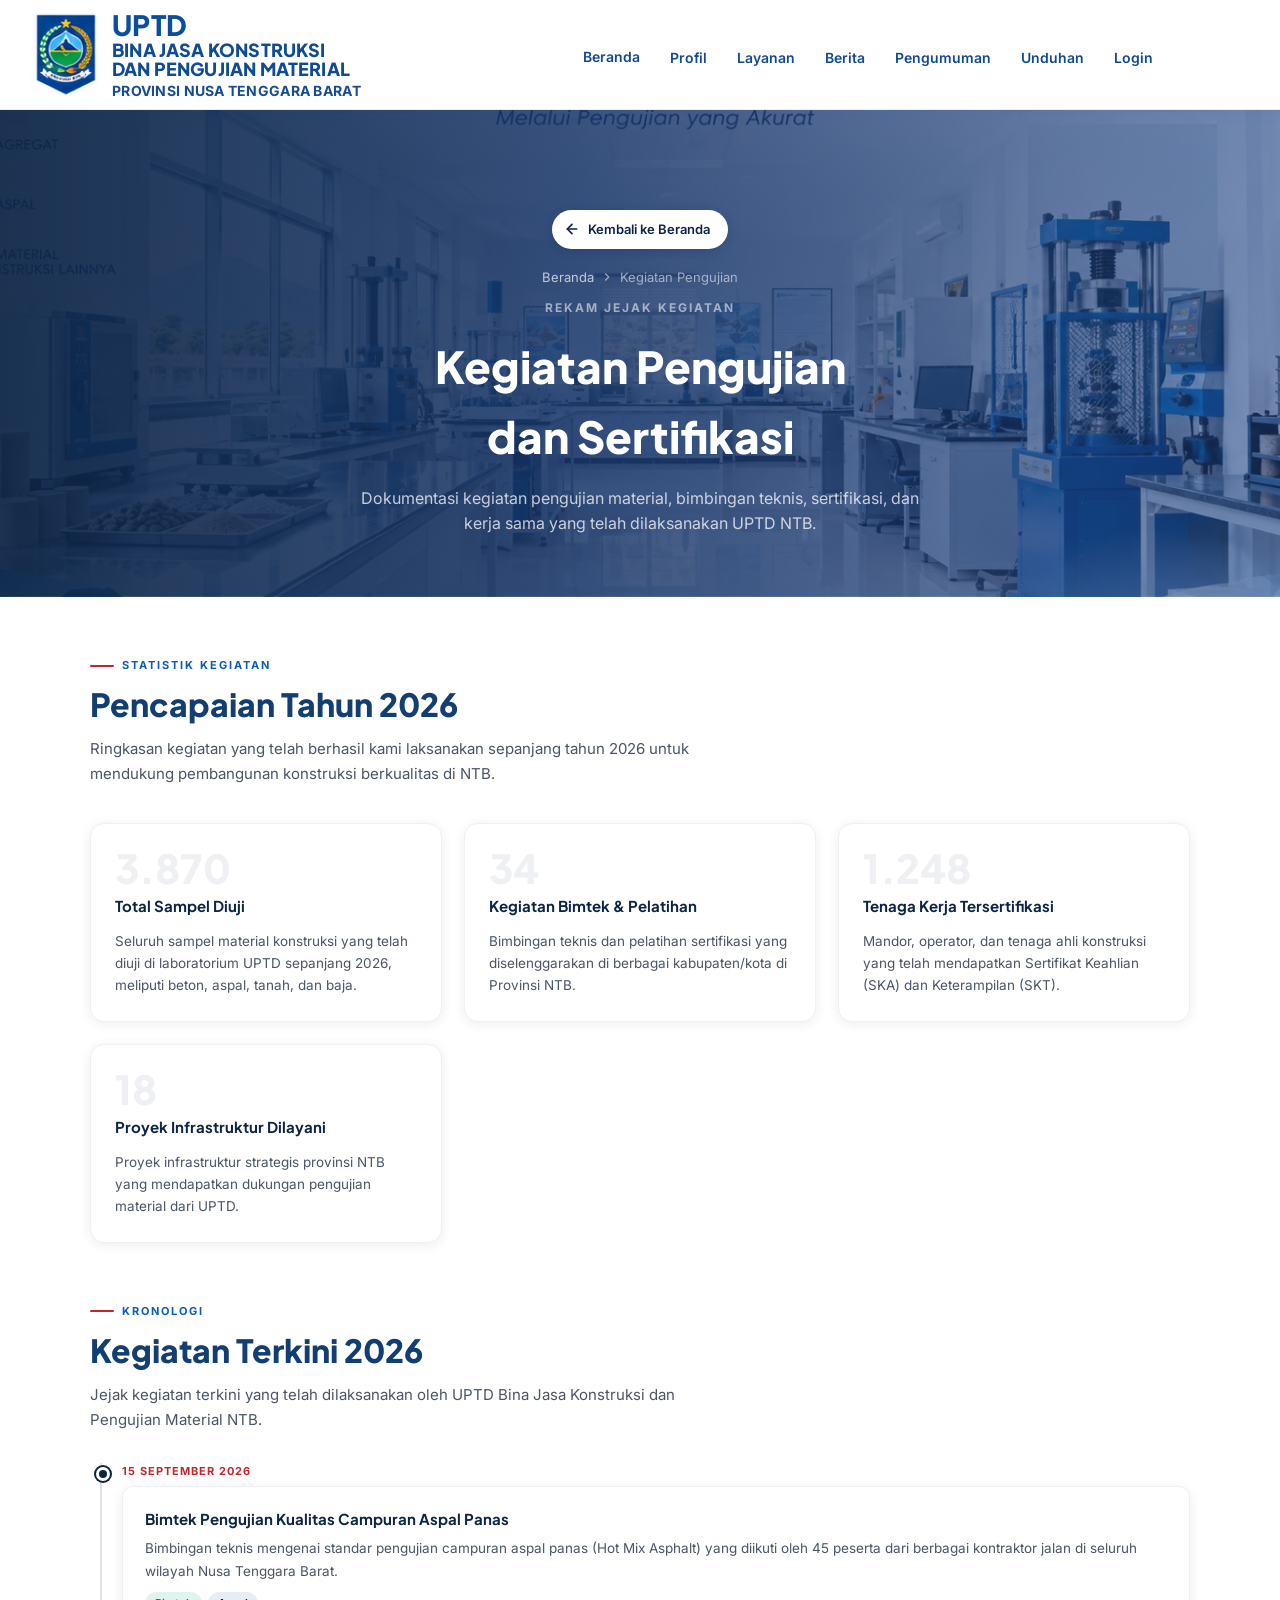
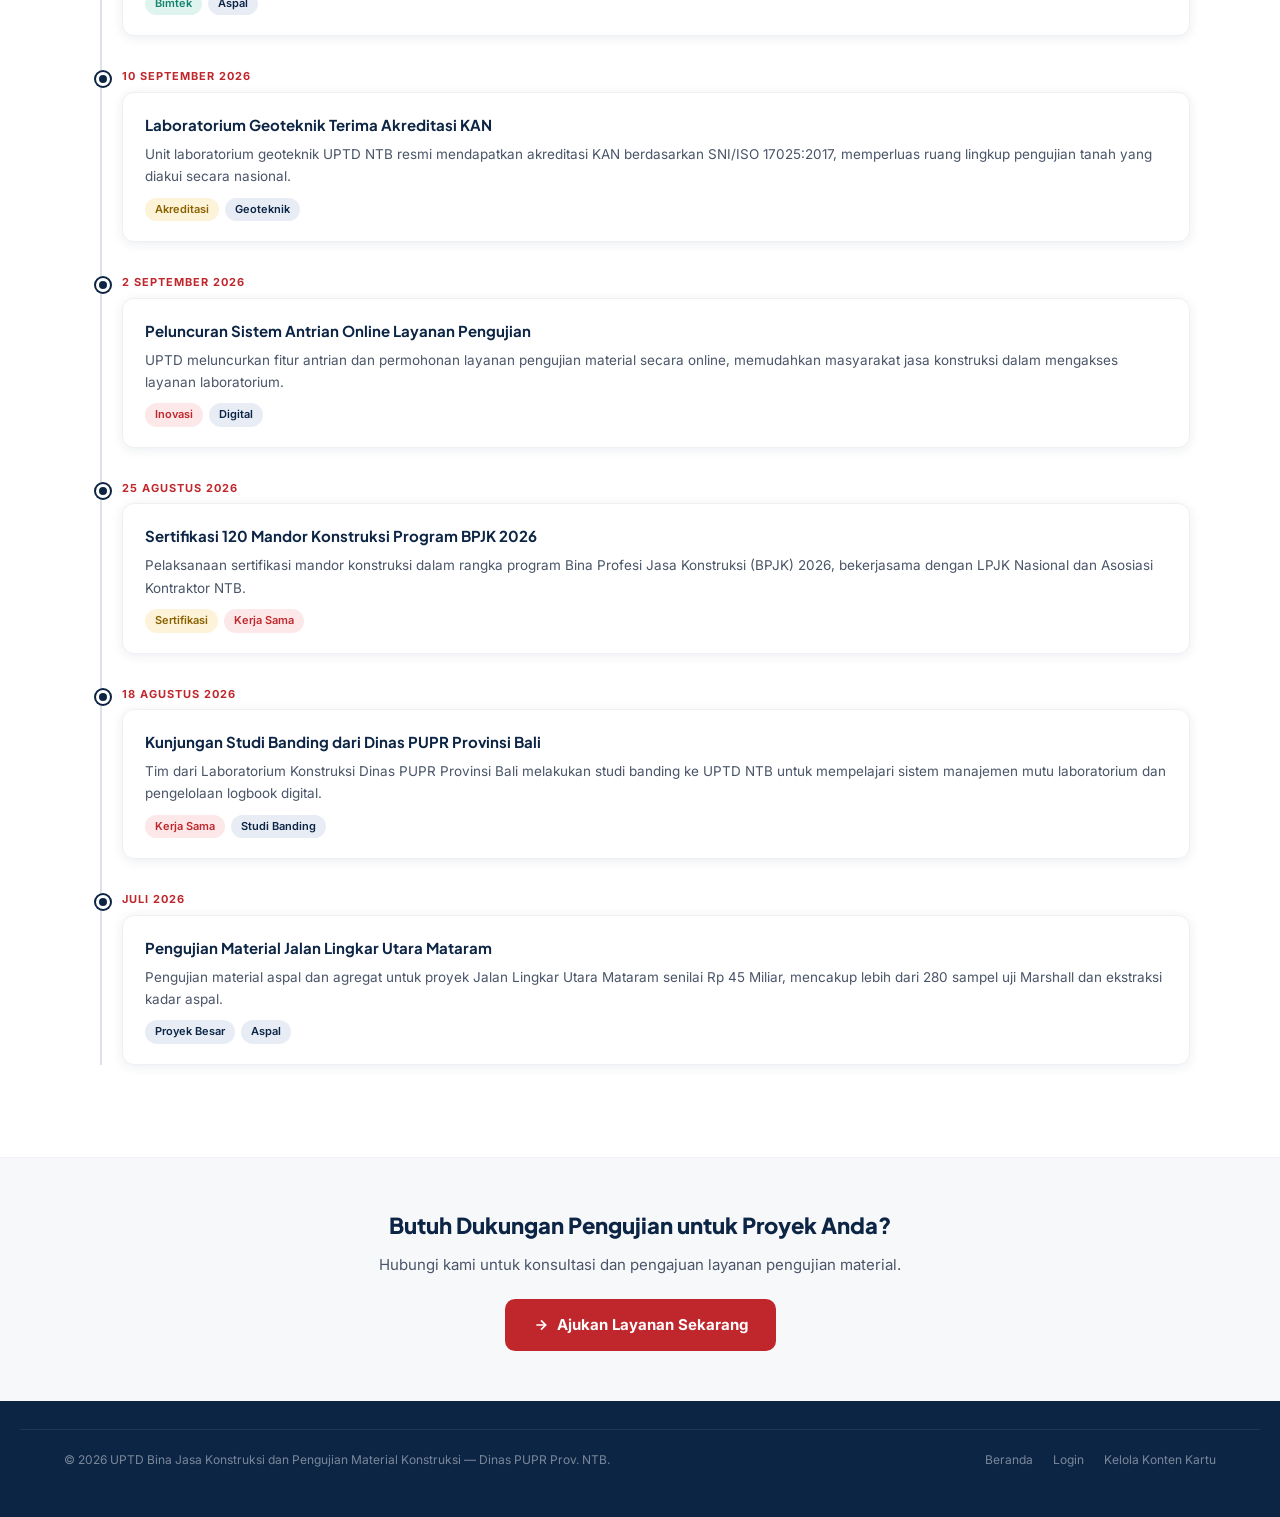
<file: kegiatan.html>
<!DOCTYPE html>
<html lang="id">
<head>
<meta charset="UTF-8">
<meta name="viewport" content="width=device-width, initial-scale=1.0">
<title>Kegiatan Pengujian — UPTD Bina Jasa Konstruksi NTB</title>
<link rel="preconnect" href="https://fonts.googleapis.com">
<link rel="preconnect" href="https://fonts.gstatic.com" crossorigin>
<link href="https://fonts.googleapis.com/css2?family=Inter:wght@400;500;600;700&family=Plus+Jakarta+Sans:wght@600;700;800&display=swap" rel="stylesheet">
<link rel="stylesheet" href="css/style.css">
<style>
  .page-hero{background:linear-gradient(90deg,rgba(13,37,69,.93) 0%,rgba(22,51,102,.84) 45%,rgba(30,64,128,.55) 100%),url("assets/hero-lab.jpg");background-size:cover;background-position:center;background-repeat:no-repeat;padding:100px 20px 60px;text-align:center;color:#fff}
  .page-hero-eyebrow{font-size:12px;font-weight:700;letter-spacing:2px;text-transform:uppercase;color:rgba(255,255,255,0.55);margin-bottom:14px}
  .page-hero h1{font-family:'Plus Jakarta Sans',sans-serif;font-size:clamp(26px,4vw,44px);font-weight:800;margin-bottom:14px}
  .page-hero p{font-size:16px;color:rgba(255,255,255,0.75);max-width:560px;margin:0 auto}
  .breadcrumb{display:flex;align-items:center;gap:6px;justify-content:center;font-size:13px;color:rgba(255,255,255,0.55);margin-bottom:10px}
  .breadcrumb a{color:rgba(255,255,255,0.7);text-decoration:none}
  .content-section{padding:60px 20px}
  .content-inner{max-width:1100px;margin:0 auto}
  .section-eyebrow{font-size:11px;font-weight:700;letter-spacing:2px;text-transform:uppercase;color:var(--red-gov);display:flex;align-items:center;gap:8px;margin-bottom:10px}
  .section-eyebrow::before{content:'';display:block;width:24px;height:2px;background:var(--red-gov)}
  .section-title{font-family:'Plus Jakarta Sans',sans-serif;font-size:clamp(20px,2.8vw,32px);font-weight:800;color:var(--navy);margin-bottom:10px}
  .section-sub{font-size:15px;color:var(--text-sub);max-width:640px;line-height:1.7;margin-bottom:36px}
  .timeline{position:relative;padding-left:32px}
  .timeline::before{content:'';position:absolute;left:10px;top:0;bottom:0;width:2px;background:var(--gray-200)}
  .timeline-item{position:relative;margin-bottom:32px}
  .timeline-dot{position:absolute;left:-26px;top:4px;width:14px;height:14px;border-radius:50%;background:var(--navy);border:3px solid #fff;box-shadow:0 0 0 2px var(--navy)}
  .timeline-date{font-size:11px;font-weight:700;color:var(--red-gov);text-transform:uppercase;letter-spacing:1px;margin-bottom:6px}
  .timeline-card{background:#fff;border-radius:12px;border:1px solid var(--gray-100);box-shadow:var(--shadow-card);padding:20px 22px}
  .timeline-card h4{font-family:'Plus Jakarta Sans',sans-serif;font-size:15px;font-weight:700;color:var(--navy);margin-bottom:6px}
  .timeline-card p{font-size:13.5px;color:var(--text-sub);line-height:1.65}
  .timeline-tags{display:flex;flex-wrap:wrap;gap:6px;margin-top:10px}
  .tag{display:inline-block;padding:3px 10px;border-radius:20px;font-size:11px;font-weight:600}
  .tag-kegiatan{background:#e8edf5;color:#0D2545}
  .tag-bimtek{background:#e0f4ef;color:#14826E}
  .tag-sertifikasi{background:#fdf3d8;color:#8B6200}
  .tag-kerjasama{background:#fce8e8;color:#C0272D}
  .kegiatan-grid{display:grid;grid-template-columns:repeat(auto-fit,minmax(280px,1fr));gap:22px;margin-top:10px}
  .kegiatan-card{background:#fff;border-radius:14px;border:1px solid var(--gray-100);box-shadow:var(--shadow-card);padding:24px;display:flex;flex-direction:column;gap:12px}
  .kegiatan-num{font-family:'Plus Jakarta Sans',sans-serif;font-size:40px;font-weight:800;color:var(--gray-100);line-height:1}
  .kegiatan-card h3{font-family:'Plus Jakarta Sans',sans-serif;font-size:15px;font-weight:700;color:var(--navy);margin-top:-6px}
  .kegiatan-card p{font-size:13.5px;color:var(--text-sub);line-height:1.65}
  .cta-strip{background:var(--gray-50);border-top:1px solid var(--gray-100);padding:50px 20px;text-align:center}
  .cta-btn{display:inline-flex;align-items:center;gap:8px;padding:14px 28px;background:var(--red-gov);color:#fff;border-radius:10px;font-size:15px;font-weight:700;text-decoration:none;transition:background .2s}
  .cta-btn:hover{background:#a01f24}
</style>
  <link rel="stylesheet" href="css/ajukan-layanan.css">
</head>
<body>

<header class="site-header" id="siteHeader">
  <div class="site-header-inner">
    <a href="index.html" class="site-brand">
      <img src="assets/logo-uptd.png" class="site-logo" alt="Logo UPTD Provinsi NTB">
      <div class="site-brand-text">
        <strong>UPTD</strong>
        <span>BINA JASA KONSTRUKSI<br>DAN PENGUJIAN MATERIAL</span>
        <small>PROVINSI NUSA TENGGARA BARAT</small>
      </div>
    </a>
    <button class="hamburger" aria-label="Buka menu" onclick="document.getElementById('mainNav').classList.toggle('open')">
      <svg width="22" height="22" viewBox="0 0 24 24" fill="none" stroke="currentColor" stroke-width="2"><line x1="3" y1="6" x2="21" y2="6"/><line x1="3" y1="12" x2="21" y2="12"/><line x1="3" y1="18" x2="21" y2="18"/></svg>
    </button>
    <nav id="mainNav" class="main-nav">
      <a href="index.html#beranda" class="nav-link"><span class="nav-home"></span> Beranda</a>
      <a href="index.html#profil" class="nav-link">Profil</a>
      <a href="index.html#layanan" class="nav-link">Layanan</a>
      <a href="index.html#berita" class="nav-link">Berita</a>
      <a href="index.html#pengumuman" class="nav-link">Pengumuman</a>
      <a href="index.html#unduhan" class="nav-link">Unduhan</a>
      <a href="https://logbook.balaibijak.my.id/login.php" class="nav-link">Login</a>
    </nav>
  </div>
</header>

<section class="page-hero">
  <a class="btn-kembali" href="index.html" aria-label="Kembali ke Beranda">
    <svg width="16" height="16" viewBox="0 0 24 24" fill="none" stroke="currentColor" stroke-width="2.5" stroke-linecap="round" stroke-linejoin="round"><line x1="19" y1="12" x2="5" y2="12"/><polyline points="12 19 5 12 12 5"/></svg>
    Kembali ke Beranda
  </a>
  <div class="breadcrumb">
    <a href="index.html">Beranda</a>
    <svg width="14" height="14" viewBox="0 0 24 24" fill="none" stroke="currentColor" stroke-width="2"><polyline points="9 18 15 12 9 6"/></svg>
    <span>Kegiatan Pengujian</span>
  </div>
  <div class="page-hero-eyebrow">Rekam Jejak Kegiatan</div>
  <h1>Kegiatan Pengujian<br>dan Sertifikasi</h1>
  <p>Dokumentasi kegiatan pengujian material, bimbingan teknis, sertifikasi, dan kerja sama yang telah dilaksanakan UPTD NTB.</p>
</section>

<section class="content-section">
  <div class="content-inner">
    <div class="section-eyebrow">Statistik Kegiatan</div>
    <h2 class="section-title">Pencapaian Tahun 2026</h2>
    <p class="section-sub">Ringkasan kegiatan yang telah berhasil kami laksanakan sepanjang tahun 2026 untuk mendukung pembangunan konstruksi berkualitas di NTB.</p>

    <div class="kegiatan-grid" id="kegiatanStatWrap">
      <div class="kegiatan-card">
        <div class="kegiatan-num">3.870</div>
        <h3>Total Sampel Diuji</h3>
        <p>Seluruh sampel material konstruksi yang telah diuji di laboratorium UPTD sepanjang 2026, meliputi beton, aspal, tanah, dan baja.</p>
      </div>
      <div class="kegiatan-card">
        <div class="kegiatan-num">34</div>
        <h3>Kegiatan Bimtek & Pelatihan</h3>
        <p>Bimbingan teknis dan pelatihan sertifikasi yang diselenggarakan di berbagai kabupaten/kota di Provinsi NTB.</p>
      </div>
      <div class="kegiatan-card">
        <div class="kegiatan-num">1.248</div>
        <h3>Tenaga Kerja Tersertifikasi</h3>
        <p>Mandor, operator, dan tenaga ahli konstruksi yang telah mendapatkan Sertifikat Keahlian (SKA) dan Keterampilan (SKT).</p>
      </div>
      <div class="kegiatan-card">
        <div class="kegiatan-num">18</div>
        <h3>Proyek Infrastruktur Dilayani</h3>
        <p>Proyek infrastruktur strategis provinsi NTB yang mendapatkan dukungan pengujian material dari UPTD.</p>
      </div>
    </div>

    <div style="margin-top:60px">
      <div class="section-eyebrow">Kronologi</div>
      <h2 class="section-title">Kegiatan Terkini 2026</h2>
      <p class="section-sub" style="margin-bottom:30px">Jejak kegiatan terkini yang telah dilaksanakan oleh UPTD Bina Jasa Konstruksi dan Pengujian Material NTB.</p>

      <div class="timeline" id="kegiatanTimelineWrap">
        <div class="timeline-item">
          <div class="timeline-dot"></div>
          <div class="timeline-date">15 September 2026</div>
          <div class="timeline-card">
            <h4>Bimtek Pengujian Kualitas Campuran Aspal Panas</h4>
            <p>Bimbingan teknis mengenai standar pengujian campuran aspal panas (Hot Mix Asphalt) yang diikuti oleh 45 peserta dari berbagai kontraktor jalan di seluruh wilayah Nusa Tenggara Barat.</p>
            <div class="timeline-tags"><span class="tag tag-bimtek">Bimtek</span><span class="tag tag-kegiatan">Aspal</span></div>
          </div>
        </div>
        <div class="timeline-item">
          <div class="timeline-dot"></div>
          <div class="timeline-date">10 September 2026</div>
          <div class="timeline-card">
            <h4>Laboratorium Geoteknik Terima Akreditasi KAN</h4>
            <p>Unit laboratorium geoteknik UPTD NTB resmi mendapatkan akreditasi KAN berdasarkan SNI/ISO 17025:2017, memperluas ruang lingkup pengujian tanah yang diakui secara nasional.</p>
            <div class="timeline-tags"><span class="tag tag-sertifikasi">Akreditasi</span><span class="tag tag-kegiatan">Geoteknik</span></div>
          </div>
        </div>
        <div class="timeline-item">
          <div class="timeline-dot"></div>
          <div class="timeline-date">2 September 2026</div>
          <div class="timeline-card">
            <h4>Peluncuran Sistem Antrian Online Layanan Pengujian</h4>
            <p>UPTD meluncurkan fitur antrian dan permohonan layanan pengujian material secara online, memudahkan masyarakat jasa konstruksi dalam mengakses layanan laboratorium.</p>
            <div class="timeline-tags"><span class="tag tag-kerjasama">Inovasi</span><span class="tag tag-kegiatan">Digital</span></div>
          </div>
        </div>
        <div class="timeline-item">
          <div class="timeline-dot"></div>
          <div class="timeline-date">25 Agustus 2026</div>
          <div class="timeline-card">
            <h4>Sertifikasi 120 Mandor Konstruksi Program BPJK 2026</h4>
            <p>Pelaksanaan sertifikasi mandor konstruksi dalam rangka program Bina Profesi Jasa Konstruksi (BPJK) 2026, bekerjasama dengan LPJK Nasional dan Asosiasi Kontraktor NTB.</p>
            <div class="timeline-tags"><span class="tag tag-sertifikasi">Sertifikasi</span><span class="tag tag-kerjasama">Kerja Sama</span></div>
          </div>
        </div>
        <div class="timeline-item">
          <div class="timeline-dot"></div>
          <div class="timeline-date">18 Agustus 2026</div>
          <div class="timeline-card">
            <h4>Kunjungan Studi Banding dari Dinas PUPR Provinsi Bali</h4>
            <p>Tim dari Laboratorium Konstruksi Dinas PUPR Provinsi Bali melakukan studi banding ke UPTD NTB untuk mempelajari sistem manajemen mutu laboratorium dan pengelolaan logbook digital.</p>
            <div class="timeline-tags"><span class="tag tag-kerjasama">Kerja Sama</span><span class="tag tag-kegiatan">Studi Banding</span></div>
          </div>
        </div>
        <div class="timeline-item">
          <div class="timeline-dot"></div>
          <div class="timeline-date">Juli 2026</div>
          <div class="timeline-card">
            <h4>Pengujian Material Jalan Lingkar Utara Mataram</h4>
            <p>Pengujian material aspal dan agregat untuk proyek Jalan Lingkar Utara Mataram senilai Rp 45 Miliar, mencakup lebih dari 280 sampel uji Marshall dan ekstraksi kadar aspal.</p>
            <div class="timeline-tags"><span class="tag tag-kegiatan">Proyek Besar</span><span class="tag tag-kegiatan">Aspal</span></div>
          </div>
        </div>
      </div>
    </div>
  </div>
</section>

<div class="cta-strip">
  <h3 style="font-family:'Plus Jakarta Sans',sans-serif;font-size:22px;font-weight:800;color:var(--navy);margin-bottom:10px">Butuh Dukungan Pengujian untuk Proyek Anda?</h3>
  <p style="color:var(--text-sub);margin-bottom:22px;font-size:15px">Hubungi kami untuk konsultasi dan pengajuan layanan pengujian material.</p>
  <a href="#" onclick="return bukaFormLayananPage(event)" class="cta-btn">
    <svg width="16" height="16" viewBox="0 0 24 24" fill="none" stroke="currentColor" stroke-width="2.5"><path d="M5 12h14M12 5l7 7-7 7"/></svg>
    Ajukan Layanan Sekarang
  </a>
</div>

<footer class="kontak-bg" style="padding:28px 20px">
  <div class="footer">
    <div class="footer-inner">
      <span class="footer-copy">© 2026 UPTD Bina Jasa Konstruksi dan Pengujian Material Konstruksi — Dinas PUPR Prov. NTB.</span>
      <div class="footer-links">
        <a href="index.html" class="footer-link">Beranda</a>
        <a href="https://balaibijak.my.id/admin.html" class="footer-link">Login</a>
        <a href="admin-konten.html" class="footer-link">Kelola Konten Kartu</a>
      </div>
    </div>
  </div>
</footer>

<script>
  document.getElementById('siteHeader').style.position = 'relative';
  document.getElementById('siteHeader').style.background = 'var(--white)';
</script>
<script src="js/konten-shared.js"></script>
<script src="js/render-kegiatan.js"></script>
  <script src="js/ajukan-layanan.js"></script>
</body>
</html>
</file>
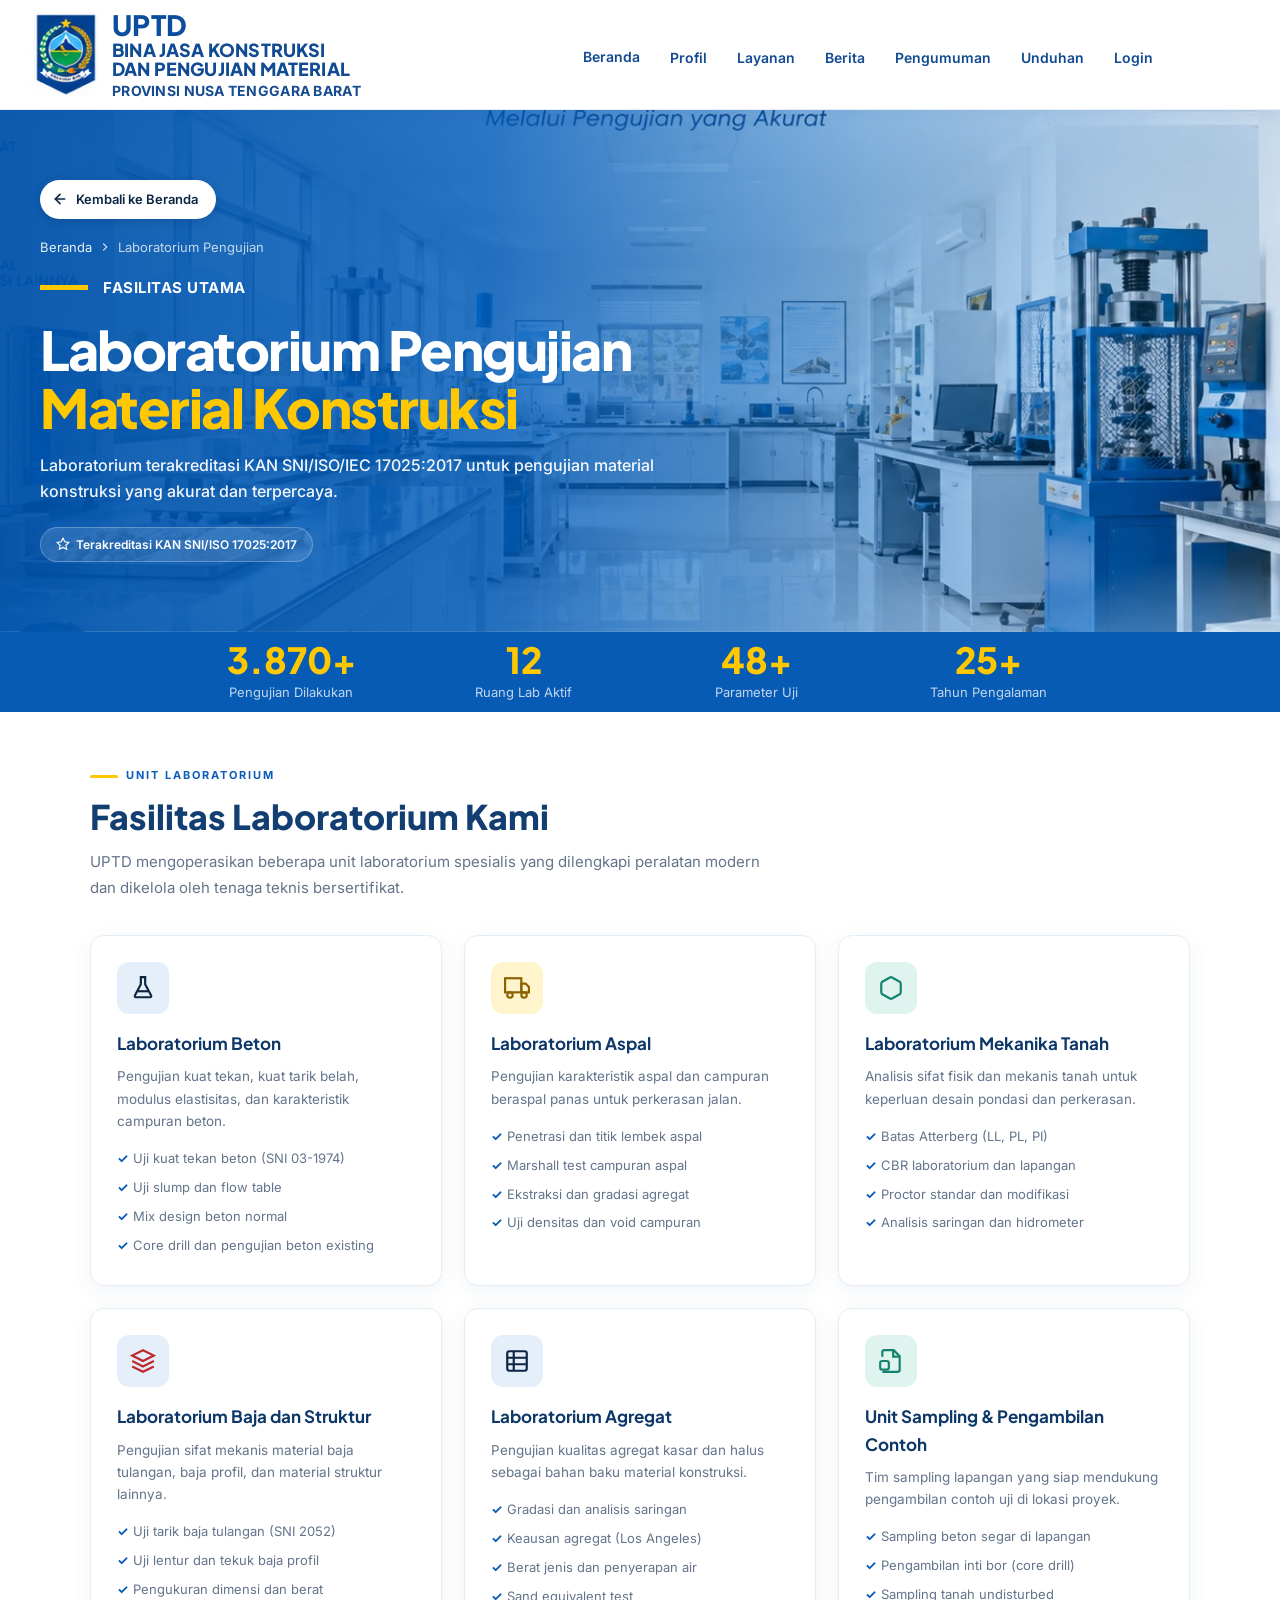
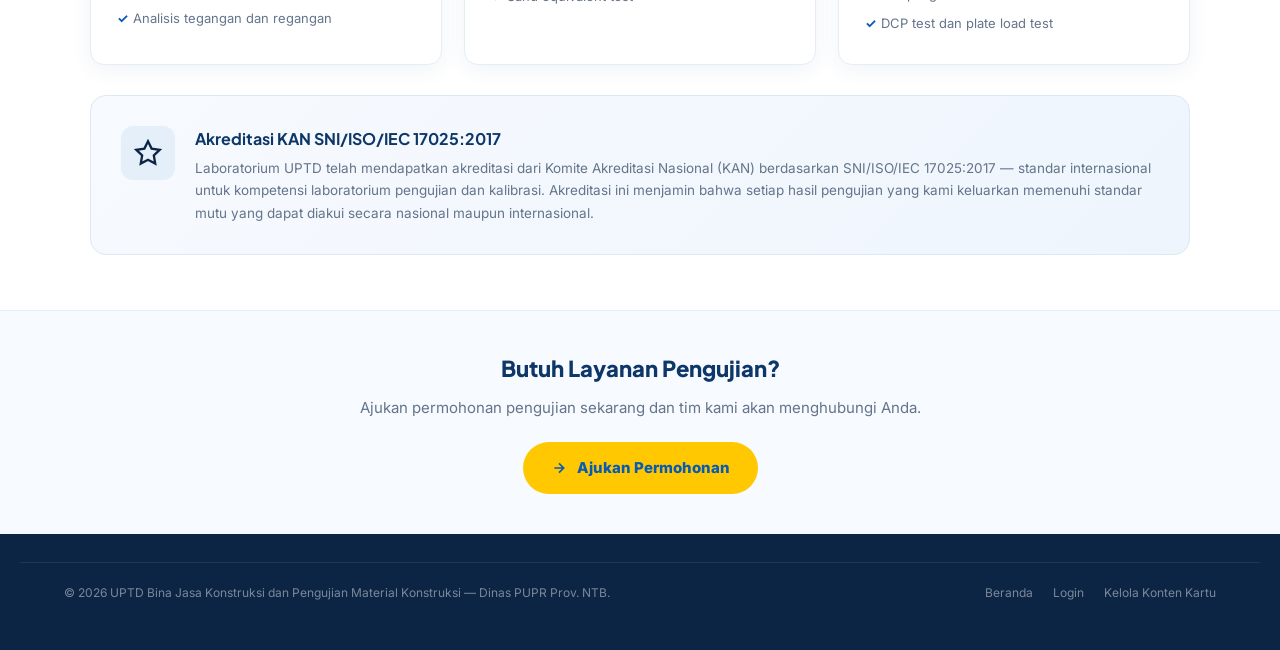
<file: laboratorium.html>
<!DOCTYPE html>
<html lang="id">
<head>
<meta charset="UTF-8">
<meta name="viewport" content="width=device-width, initial-scale=1.0">
<title>Laboratorium Pengujian — UPTD Bina Jasa Konstruksi NTB</title>
<meta name="description" content="Laboratorium Pengujian Material Konstruksi UPTD Provinsi Nusa Tenggara Barat">
<link rel="preconnect" href="https://fonts.googleapis.com">
<link rel="preconnect" href="https://fonts.gstatic.com" crossorigin>
<link href="https://fonts.googleapis.com/css2?family=Inter:wght@400;500;600;700&family=Plus+Jakarta+Sans:wght@600;700;800&display=swap" rel="stylesheet">
<link rel="stylesheet" href="css/style.css">
<style>
/* =========================================================
   HALAMAN LABORATORIUM
   Gaya diselaraskan dengan desain utama UPTD
   ========================================================= */

/* HERO */
.page-hero {
    position: relative;
    min-height: 440px;
    box-sizing: border-box;

    /* Ganti nama file di bawah jika nama gambar berbeda */
    background:
        linear-gradient(
            90deg,
            rgba(0, 82, 170, 0.94) 0%,
            rgba(0, 91, 185, 0.82) 38%,
            rgba(0, 100, 190, 0.42) 68%,
            rgba(0, 100, 190, 0.08) 100%
        ),
        url("assets/hero-lab.jpg");

    background-size: cover;
    background-position: center;
    background-repeat: no-repeat;

    padding: 70px 40px;
    display: flex;
    flex-direction: column;
    justify-content: center;
    align-items: flex-start;

    text-align: left;
    color: #fff;
}

.page-hero-eyebrow {
    display: flex;
    align-items: center;
    gap: 15px;

    margin: 0 0 20px;

    font-size: 15px;
    font-weight: 700;
    letter-spacing: .5px;
    text-transform: uppercase;

    color: #fff;
}

.page-hero-eyebrow::before {
    content: "";
    width: 48px;
    height: 5px;
    flex: 0 0 auto;
    background: #ffc800;
}

.page-hero h1 {
    max-width: 780px;
    margin: 0 0 16px;

    font-family: 'Plus Jakarta Sans', sans-serif;
    font-size: clamp(34px, 4.2vw, 56px);
    line-height: 1.08;
    font-weight: 800;
    letter-spacing: -1.5px;

    color: #fff;
}

.page-hero h1 span {
    color: #ffc800;
}

.page-hero p {
    max-width: 650px;
    margin: 0 0 22px;

    font-size: 16px;
    line-height: 1.65;
    font-weight: 500;

    color: rgba(255,255,255,.95);
}

.breadcrumb {
    display: flex;
    align-items: center;
    gap: 6px;

    margin: 0 0 18px;

    font-size: 13px;
    color: rgba(255,255,255,.75);
}

.breadcrumb a {
    color: rgba(255,255,255,.9);
    text-decoration: none;
}

.breadcrumb a:hover {
    color: #fff;
}

.badge-akred {
    display: inline-flex;
    align-items: center;
    gap: 6px;

    margin-top: 0;
    padding: 7px 15px;

    background: rgba(255,255,255,.12);
    border: 1px solid rgba(255,255,255,.25);
    border-radius: 20px;

    font-size: 12px;
    font-weight: 600;
    color: #fff;
}

.back-btn {
    display: inline-flex;
    align-items: center;
    gap: 8px;

    padding: 10px 20px;

    background: rgba(255,255,255,.12);
    border: 1px solid rgba(255,255,255,.25);
    border-radius: 8px;

    color: #fff;
    text-decoration: none;
    font-size: 13px;
    font-weight: 600;

    transition: background .2s;
    margin-bottom: 20px;
}

.back-btn:hover {
    background: rgba(255,255,255,.2);
}


/* CONTENT */
.content-section {
    padding: 55px 20px;
}

.content-inner {
    max-width: 1100px;
    margin: 0 auto;
}

.section-eyebrow {
    display: flex;
    align-items: center;
    gap: 8px;

    margin-bottom: 10px;

    font-size: 11px;
    font-weight: 700;
    letter-spacing: 2px;
    text-transform: uppercase;

    color: #075bb5;
}

.section-eyebrow::before {
    content: '';
    display: block;
    width: 28px;
    height: 3px;
    background: #ffc800;
}

.section-title {
    margin-bottom: 10px;

    font-family: 'Plus Jakarta Sans', sans-serif;
    font-size: clamp(22px, 2.8vw, 34px);
    font-weight: 800;

    color: #0d3768;
}

.section-sub {
    max-width: 680px;
    margin-bottom: 35px;

    font-size: 15px;
    line-height: 1.7;
    color: #64748b;
}


/* KARTU LABORATORIUM */
.lab-grid {
    display: grid;
    grid-template-columns: repeat(auto-fit, minmax(280px, 1fr));
    gap: 22px;
    margin-top: 10px;
}

.lab-card {
    background: #fff;
    border-radius: 14px;
    box-shadow: 0 5px 20px rgba(30,80,130,.07);
    border: 1px solid #e5edf5;
    padding: 26px;

    transition:
        box-shadow .2s,
        transform .2s;
}

.lab-card:hover {
    box-shadow: 0 12px 30px rgba(30,80,130,.12);
    transform: translateY(-3px);
}

.lab-card-icon {
    width: 52px;
    height: 52px;

    border-radius: 12px;

    display: flex;
    align-items: center;
    justify-content: center;

    margin-bottom: 16px;
}

.lab-card-icon svg {
    width: 26px;
    height: 26px;
}

.navy-bg {
    background: #e5effa;
}

.red-bg {
    background: #e5effa;
}

.gold-bg {
    background: #fff4cc;
}

.teal-bg {
    background: #e0f4ef;
}

.lab-card h3 {
    margin-bottom: 8px;

    font-family: 'Plus Jakarta Sans', sans-serif;
    font-size: 17px;
    font-weight: 700;

    color: #0d3768;
}

.lab-card p {
    font-size: 13.5px;
    color: #64748b;
    line-height: 1.65;
}

.lab-card ul {
    list-style: none;
    padding: 0;
    margin: 12px 0 0;
}

.lab-card ul li {
    position: relative;

    font-size: 13px;
    color: #64748b;

    padding: 4px 0 4px 16px;
}

.lab-card ul li::before {
    content: '✓';
    position: absolute;
    left: 0;

    color: #075bb5;
    font-weight: 700;
}


/* STATISTIK */
.stats-strip {
    background: #075bb5;
    padding: 10px 20px;
}

.stats-inner {
    max-width: 900px;
    margin: 0 auto;

    display: grid;
    grid-template-columns: repeat(auto-fit, minmax(160px, 1fr));
    gap: 30px;

    text-align: center;
}

.stat-num {
    font-family: 'Plus Jakarta Sans', sans-serif;
    font-size: 36px;
    font-weight: 800;
    color: #ffc800;
}

.stat-label {
    font-size: 13px;
    color: rgba(255,255,255,.75);
    margin-top: 4px;
}


/* AKREDITASI */
.akred-box {
    background: linear-gradient(135deg, #f7faff, #eef5fc);
    border: 1px solid #dce8f5;
    border-radius: 16px;

    padding: 30px;

    display: flex;
    align-items: flex-start;
    gap: 20px;

    margin-top: 30px;
}

.akred-icon {
    flex: 0 0 54px;

    width: 54px;
    height: 54px;

    background: #e5effa;
    border-radius: 12px;

    display: flex;
    align-items: center;
    justify-content: center;
}

.akred-icon svg {
    width: 28px;
    height: 28px;
    color: #075bb5;
}

.akred-content h4 {
    margin-bottom: 6px;

    font-family: 'Plus Jakarta Sans', sans-serif;
    font-size: 16px;
    font-weight: 700;

    color: #0d3768;
}

.akred-content p {
    font-size: 13.5px;
    color: #64748b;
    line-height: 1.65;
}


/* CTA */
.cta-strip {
    background: #f7faff;
    border-top: 1px solid #e5edf5;
    padding: 40px 20px;
    text-align: center;
}

.cta-strip h3 {
    color: #0d3768 !important;
}

.cta-strip p {
    color: #64748b !important;
}

.cta-btn {
    display: inline-flex;
    align-items: center;
    gap: 10px;

    padding: 14px 28px;

    background: #ffc800;
    color: #075bb5;

    border-radius: 30px;

    font-size: 15px;
    font-weight: 800;

    text-decoration: none;

    transition:
        transform .2s,
        box-shadow .2s;
}

.cta-btn:hover {
    background: #ffc800;
    color: #075bb5;

    transform: translateY(-2px);

    box-shadow: 0 8px 20px rgba(0,0,0,.15);
}


/* RESPONSIVE */
@media (max-width: 700px) {

    .page-hero {
        min-height: 470px;
        padding: 50px 25px;

        background-position: 65% center;
    }

    .page-hero h1 {
        font-size: 36px;
    }

    .content-section {
        padding: 40px 18px;
    }

    .stats-inner {
        grid-template-columns: repeat(2, 1fr);
    }

    .akred-box {
        flex-direction: column;
    }
}
</style>
  <link rel="stylesheet" href="css/ajukan-layanan.css">
</head>
<body>

<header class="site-header" id="siteHeader">
  <div class="site-header-inner">
    <a href="index.html" class="site-brand" aria-label="UPTD Bina Jasa Konstruksi dan Pengujian Material">
      <img src="assets/logo-uptd.png" class="site-logo" alt="Logo UPTD Provinsi NTB">
      <div class="site-brand-text">
        <strong>UPTD</strong>
        <span>BINA JASA KONSTRUKSI<br>DAN PENGUJIAN MATERIAL</span>
        <small>PROVINSI NUSA TENGGARA BARAT</small>
      </div>
    </a>
    <button class="hamburger" id="hamburgerBtn" aria-label="Buka menu" onclick="document.getElementById('mainNav').classList.toggle('open')">
      <svg width="22" height="22" viewBox="0 0 24 24" fill="none" stroke="currentColor" stroke-width="2">
        <line x1="3" y1="6" x2="21" y2="6"/><line x1="3" y1="12" x2="21" y2="12"/><line x1="3" y1="18" x2="21" y2="18"/>
      </svg>
    </button>
    <nav id="mainNav" class="main-nav">
      <a href="index.html#beranda" class="nav-link"><span class="nav-home"></span> Beranda</a>
      <a href="index.html#profil" class="nav-link">Profil</a>
      <a href="index.html#layanan" class="nav-link">Layanan</a>
      <a href="index.html#berita" class="nav-link">Berita</a>
      <a href="index.html#pengumuman" class="nav-link">Pengumuman</a>
      <a href="index.html#unduhan" class="nav-link">Unduhan</a>
      <a href="https://logbook.balaibijak.my.id/login.php" class="nav-link">Login</a>
    </nav>
  </div>
</header>

<section class="page-hero">
  <a class="btn-kembali" href="index.html" aria-label="Kembali ke Beranda">
    <svg width="16" height="16" viewBox="0 0 24 24" fill="none" stroke="currentColor" stroke-width="2.5" stroke-linecap="round" stroke-linejoin="round"><line x1="19" y1="12" x2="5" y2="12"/><polyline points="12 19 5 12 12 5"/></svg>
    Kembali ke Beranda
  </a>
  <div class="breadcrumb">
    <a href="index.html">Beranda</a>
    <svg width="14" height="14" viewBox="0 0 24 24" fill="none" stroke="currentColor" stroke-width="2"><polyline points="9 18 15 12 9 6"/></svg>
    <span>Laboratorium Pengujian</span>
  </div>
  <div class="page-hero-eyebrow">Fasilitas Utama</div>
  <h1>Laboratorium Pengujian<br><span>Material Konstruksi</span></h1>
  <p>Laboratorium terakreditasi KAN SNI/ISO/IEC 17025:2017 untuk pengujian material konstruksi yang akurat dan terpercaya.</p>
  <span class="badge-akred">
    <svg width="14" height="14" viewBox="0 0 24 24" fill="none" stroke="currentColor" stroke-width="2"><path d="M12 2l3.09 6.26L22 9.27l-5 4.87 1.18 6.88L12 17.77l-6.18 3.25L7 14.14 2 9.27l6.91-1.01L12 2z"/></svg>
    Terakreditasi KAN SNI/ISO 17025:2017
  </span>
</section>

<div class="stats-strip">
  <div class="stats-inner" id="labStatWrap">
    <div><div class="stat-num">3.870+</div><div class="stat-label">Pengujian Dilakukan</div></div>
    <div><div class="stat-num">12</div><div class="stat-label">Ruang Lab Aktif</div></div>
    <div><div class="stat-num">48+</div><div class="stat-label">Parameter Uji</div></div>
    <div><div class="stat-num">25+</div><div class="stat-label">Tahun Pengalaman</div></div>
  </div>
</div>

<section class="content-section">
  <div class="content-inner">
    <div class="section-eyebrow">Unit Laboratorium</div>
    <h2 class="section-title">Fasilitas Laboratorium Kami</h2>
    <p class="section-sub">UPTD mengoperasikan beberapa unit laboratorium spesialis yang dilengkapi peralatan modern dan dikelola oleh tenaga teknis bersertifikat.</p>

    <div class="lab-grid" id="labUnitWrap">
      <div class="lab-card">
        <div class="lab-card-icon navy-bg">
          <svg viewBox="0 0 24 24" fill="none" stroke="#0D2545" stroke-width="2"><path d="M9 2h6M10 2v6.5L4.5 19a1 1 0 0 0 .9 1.5h13.2a1 1 0 0 0 .9-1.5L14 8.5V2"/><path d="M7 15h10"/></svg>
        </div>
        <h3>Laboratorium Beton</h3>
        <p>Pengujian kuat tekan, kuat tarik belah, modulus elastisitas, dan karakteristik campuran beton.</p>
        <ul>
          <li>Uji kuat tekan beton (SNI 03-1974)</li>
          <li>Uji slump dan flow table</li>
          <li>Mix design beton normal</li>
          <li>Core drill dan pengujian beton existing</li>
        </ul>
      </div>
      <div class="lab-card">
        <div class="lab-card-icon gold-bg">
          <svg viewBox="0 0 24 24" fill="none" stroke="#8B6200" stroke-width="2"><rect x="1" y="3" width="15" height="13"/><polygon points="16 8 20 8 23 11 23 16 16 16 16 8"/><circle cx="5.5" cy="18.5" r="2.5"/><circle cx="18.5" cy="18.5" r="2.5"/></svg>
        </div>
        <h3>Laboratorium Aspal</h3>
        <p>Pengujian karakteristik aspal dan campuran beraspal panas untuk perkerasan jalan.</p>
        <ul>
          <li>Penetrasi dan titik lembek aspal</li>
          <li>Marshall test campuran aspal</li>
          <li>Ekstraksi dan gradasi agregat</li>
          <li>Uji densitas dan void campuran</li>
        </ul>
      </div>
      <div class="lab-card">
        <div class="lab-card-icon teal-bg">
          <svg viewBox="0 0 24 24" fill="none" stroke="#14826E" stroke-width="2"><path d="M21 16V8a2 2 0 0 0-1-1.73l-7-4a2 2 0 0 0-2 0l-7 4A2 2 0 0 0 3 8v8a2 2 0 0 0 1 1.73l7 4a2 2 0 0 0 2 0l7-4A2 2 0 0 0 21 16z"/></svg>
        </div>
        <h3>Laboratorium Mekanika Tanah</h3>
        <p>Analisis sifat fisik dan mekanis tanah untuk keperluan desain pondasi dan perkerasan.</p>
        <ul>
          <li>Batas Atterberg (LL, PL, PI)</li>
          <li>CBR laboratorium dan lapangan</li>
          <li>Proctor standar dan modifikasi</li>
          <li>Analisis saringan dan hidrometer</li>
        </ul>
      </div>
      <div class="lab-card">
        <div class="lab-card-icon red-bg">
          <svg viewBox="0 0 24 24" fill="none" stroke="#C0272D" stroke-width="2"><path d="M12 2L2 7l10 5 10-5-10-5z"/><path d="M2 17l10 5 10-5"/><path d="M2 12l10 5 10-5"/></svg>
        </div>
        <h3>Laboratorium Baja dan Struktur</h3>
        <p>Pengujian sifat mekanis material baja tulangan, baja profil, dan material struktur lainnya.</p>
        <ul>
          <li>Uji tarik baja tulangan (SNI 2052)</li>
          <li>Uji lentur dan tekuk baja profil</li>
          <li>Pengukuran dimensi dan berat</li>
          <li>Analisis tegangan dan regangan</li>
        </ul>
      </div>
      <div class="lab-card">
        <div class="lab-card-icon navy-bg">
          <svg viewBox="0 0 24 24" fill="none" stroke="#0D2545" stroke-width="2"><rect x="3" y="3" width="18" height="18" rx="2"/><path d="M3 9h18M3 15h18M9 3v18"/></svg>
        </div>
        <h3>Laboratorium Agregat</h3>
        <p>Pengujian kualitas agregat kasar dan halus sebagai bahan baku material konstruksi.</p>
        <ul>
          <li>Gradasi dan analisis saringan</li>
          <li>Keausan agregat (Los Angeles)</li>
          <li>Berat jenis dan penyerapan air</li>
          <li>Sand equivalent test</li>
        </ul>
      </div>
      <div class="lab-card">
        <div class="lab-card-icon teal-bg">
          <svg viewBox="0 0 24 24" fill="none" stroke="#14826E" stroke-width="2"><path d="M4 22h14a2 2 0 0 0 2-2V7.5L14.5 2H6a2 2 0 0 0-2 2v4"/><polyline points="14 2 14 8 20 8"/><path d="M4 12a2 2 0 0 0-2 2v4a2 2 0 0 0 2 2h4a2 2 0 0 0 2-2v-4a2 2 0 0 0-2-2z"/></svg>
        </div>
        <h3>Unit Sampling & Pengambilan Contoh</h3>
        <p>Tim sampling lapangan yang siap mendukung pengambilan contoh uji di lokasi proyek.</p>
        <ul>
          <li>Sampling beton segar di lapangan</li>
          <li>Pengambilan inti bor (core drill)</li>
          <li>Sampling tanah undisturbed</li>
          <li>DCP test dan plate load test</li>
        </ul>
      </div>
    </div>

    <div class="akred-box">
      <div class="akred-icon">
        <svg viewBox="0 0 24 24" fill="none" stroke="#0D2545" stroke-width="2"><path d="M12 2l3.09 6.26L22 9.27l-5 4.87 1.18 6.88L12 17.77l-6.18 3.25L7 14.14 2 9.27l6.91-1.01L12 2z"/></svg>
      </div>
      <div class="akred-content">
        <h4 id="labAkredJudul">Akreditasi KAN SNI/ISO/IEC 17025:2017</h4>
        <p id="labAkredDesc">Laboratorium UPTD telah mendapatkan akreditasi dari Komite Akreditasi Nasional (KAN) berdasarkan SNI/ISO/IEC 17025:2017 — standar internasional untuk kompetensi laboratorium pengujian dan kalibrasi. Akreditasi ini menjamin bahwa setiap hasil pengujian yang kami keluarkan memenuhi standar mutu yang dapat diakui secara nasional maupun internasional.</p>
      </div>
    </div>
  </div>
</section>

<div class="cta-strip">
  <h3 style="font-family:'Plus Jakarta Sans',sans-serif;font-size:22px;font-weight:800;color:var(--navy);margin-bottom:10px">Butuh Layanan Pengujian?</h3>
  <p style="color:var(--text-sub);margin-bottom:22px;font-size:15px">Ajukan permohonan pengujian sekarang dan tim kami akan menghubungi Anda.</p>
  <a href="#" onclick="return bukaFormLayananPage(event)" class="cta-btn">
    <svg width="16" height="16" viewBox="0 0 24 24" fill="none" stroke="currentColor" stroke-width="2.5"><path d="M5 12h14M12 5l7 7-7 7"/></svg>
    Ajukan Permohonan
  </a>
</div>

<footer class="kontak-bg" style="padding:28px 20px">
  <div class="footer">
    <div class="footer-inner">
      <span class="footer-copy">© 2026 UPTD Bina Jasa Konstruksi dan Pengujian Material Konstruksi — Dinas PUPR Prov. NTB.</span>
      <div class="footer-links">
        <a href="index.html" class="footer-link">Beranda</a>
        <a href="https://balaibijak.my.id/admin.html" class="footer-link">Login</a>
        <a href="admin-konten.html" class="footer-link">Kelola Konten Kartu</a>
      </div>
    </div>
  </div>
</footer>

<script src="js/konten-shared.js"></script>
<script src="js/render-laboratorium.js"></script>
  <script src="js/ajukan-layanan.js"></script>
</body>
</html>
</file>
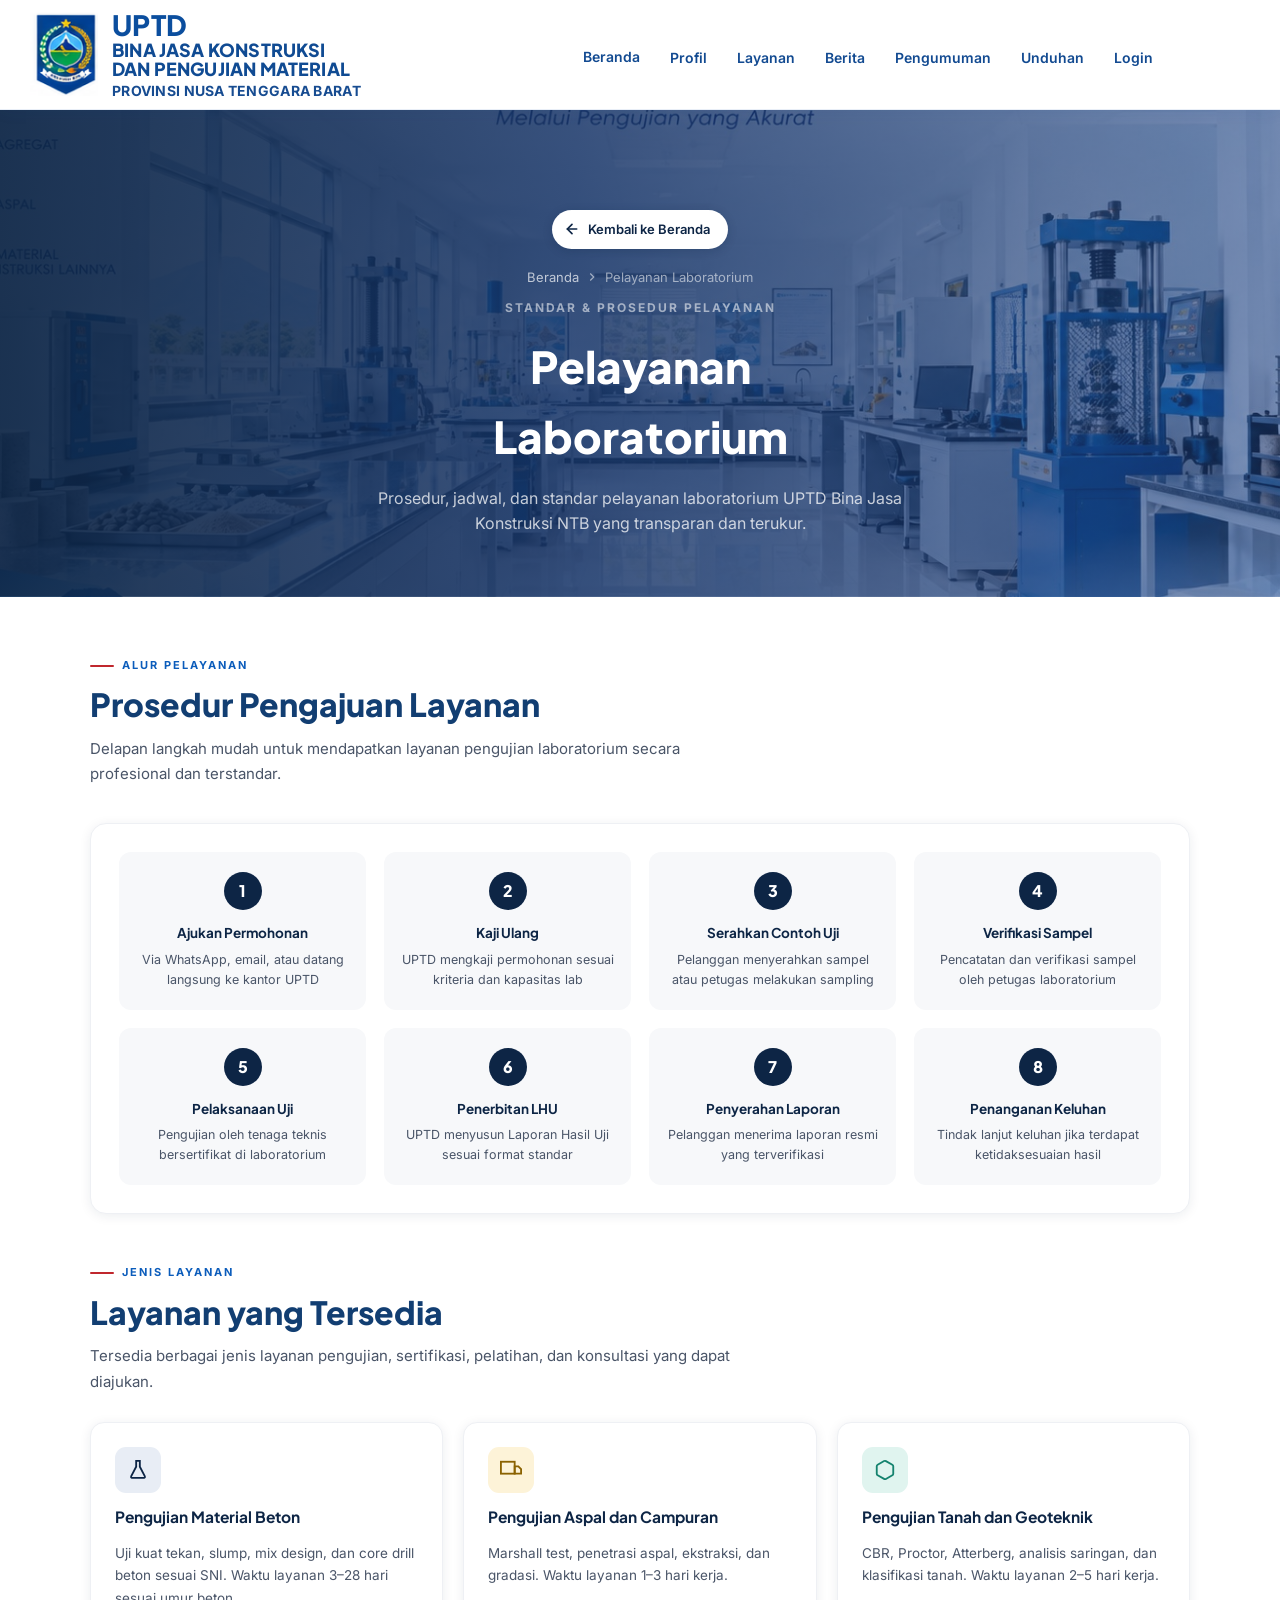
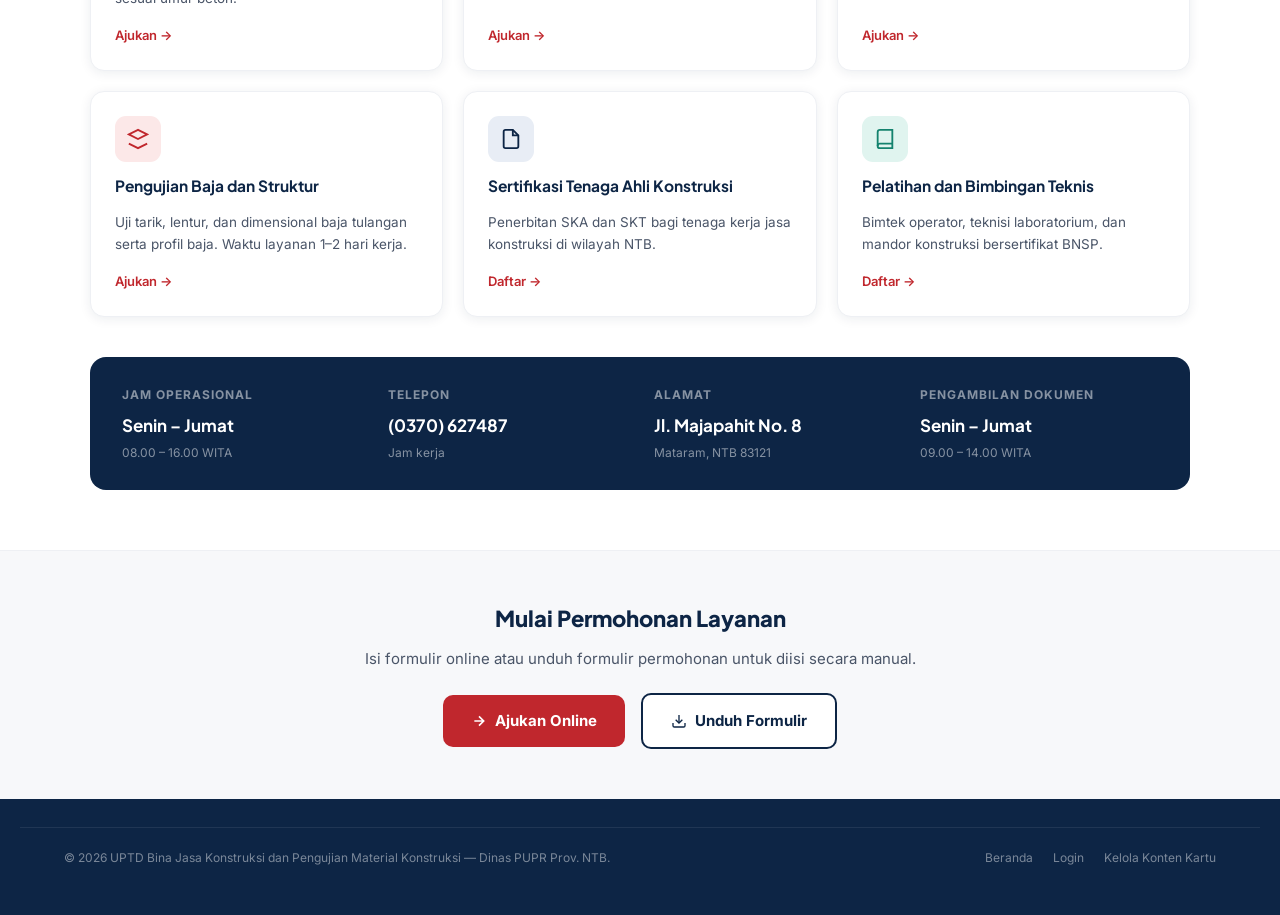
<file: pelayanan.html>
<!DOCTYPE html>
<html lang="id">
<head>
<meta charset="UTF-8">
<meta name="viewport" content="width=device-width, initial-scale=1.0">
<title>Pelayanan Laboratorium — UPTD Bina Jasa Konstruksi NTB</title>
<link rel="preconnect" href="https://fonts.googleapis.com">
<link rel="preconnect" href="https://fonts.gstatic.com" crossorigin>
<link href="https://fonts.googleapis.com/css2?family=Inter:wght@400;500;600;700&family=Plus+Jakarta+Sans:wght@600;700;800&display=swap" rel="stylesheet">
<link rel="stylesheet" href="css/style.css">
<style>
  .page-hero{background:linear-gradient(90deg,rgba(13,37,69,.93) 0%,rgba(22,51,102,.84) 45%,rgba(30,64,128,.55) 100%),url("assets/hero-lab.jpg");background-size:cover;background-position:center;background-repeat:no-repeat;padding:100px 20px 60px;text-align:center;color:#fff}
  .page-hero-eyebrow{font-size:12px;font-weight:700;letter-spacing:2px;text-transform:uppercase;color:rgba(255,255,255,0.55);margin-bottom:14px}
  .page-hero h1{font-family:'Plus Jakarta Sans',sans-serif;font-size:clamp(26px,4vw,44px);font-weight:800;margin-bottom:14px}
  .page-hero p{font-size:16px;color:rgba(255,255,255,0.75);max-width:560px;margin:0 auto}
  .breadcrumb{display:flex;align-items:center;gap:6px;justify-content:center;font-size:13px;color:rgba(255,255,255,0.55);margin-bottom:10px}
  .breadcrumb a{color:rgba(255,255,255,0.7);text-decoration:none}
  .content-section{padding:60px 20px}
  .content-inner{max-width:1100px;margin:0 auto}
  .section-eyebrow{font-size:11px;font-weight:700;letter-spacing:2px;text-transform:uppercase;color:var(--red-gov);display:flex;align-items:center;gap:8px;margin-bottom:10px}
  .section-eyebrow::before{content:'';display:block;width:24px;height:2px;background:var(--red-gov)}
  .section-title{font-family:'Plus Jakarta Sans',sans-serif;font-size:clamp(20px,2.8vw,32px);font-weight:800;color:var(--navy);margin-bottom:10px}
  .section-sub{font-size:15px;color:var(--text-sub);max-width:640px;line-height:1.7;margin-bottom:36px}
  .alur-card{background:#fff;border-radius:16px;border:1px solid var(--gray-100);box-shadow:var(--shadow-card);padding:28px;margin-bottom:28px}
  .alur-steps{display:grid;grid-template-columns:repeat(auto-fit,minmax(200px,1fr));gap:18px}
  .alur-step-box{display:flex;flex-direction:column;align-items:center;text-align:center;padding:20px 14px;background:var(--gray-50);border-radius:12px;position:relative}
  .step-num{width:38px;height:38px;background:var(--navy);color:#fff;border-radius:50%;display:flex;align-items:center;justify-content:center;font-family:'Plus Jakarta Sans',sans-serif;font-weight:800;font-size:16px;margin-bottom:12px;flex:0 0 38px}
  .step-title{font-family:'Plus Jakarta Sans',sans-serif;font-size:13.5px;font-weight:700;color:var(--navy);margin-bottom:6px}
  .step-desc{font-size:12.5px;color:var(--text-sub);line-height:1.6}
  .service-cards{display:grid;grid-template-columns:repeat(auto-fit,minmax(280px,1fr));gap:20px;margin-top:10px}
  .service-card{background:#fff;border-radius:14px;border:1px solid var(--gray-100);box-shadow:var(--shadow-card);padding:24px;display:flex;flex-direction:column;gap:12px;transition:box-shadow .2s,transform .2s}
  .service-card:hover{box-shadow:var(--shadow-hover);transform:translateY(-2px)}
  .service-icon{width:46px;height:46px;border-radius:11px;display:flex;align-items:center;justify-content:center}
  .service-card h3{font-family:'Plus Jakarta Sans',sans-serif;font-size:15.5px;font-weight:700;color:var(--navy)}
  .service-card p{font-size:13.5px;color:var(--text-sub);line-height:1.65;flex:1}
  .service-link{display:inline-flex;align-items:center;gap:6px;font-size:13px;font-weight:600;color:var(--red-gov);text-decoration:none;margin-top:4px}
  .jam-operasional{background:var(--navy);color:#fff;border-radius:16px;padding:28px 32px;margin-top:40px;display:grid;grid-template-columns:repeat(auto-fit,minmax(200px,1fr));gap:28px}
  .jam-item h4{font-size:12px;font-weight:700;letter-spacing:1px;text-transform:uppercase;color:rgba(255,255,255,0.5);margin-bottom:8px}
  .jam-item .jam-val{font-family:'Plus Jakarta Sans',sans-serif;font-size:17px;font-weight:700;color:#fff}
  .jam-item .jam-note{font-size:12px;color:rgba(255,255,255,0.5);margin-top:4px}
  .cta-strip{background:var(--gray-50);border-top:1px solid var(--gray-100);padding:50px 20px;text-align:center}
  .cta-btn{display:inline-flex;align-items:center;gap:8px;padding:14px 28px;background:var(--red-gov);color:#fff;border-radius:10px;font-size:15px;font-weight:700;text-decoration:none;transition:background .2s}
  .cta-btn:hover{background:#a01f24}
  .cta-sec{display:inline-flex;align-items:center;gap:8px;padding:14px 28px;background:#fff;color:var(--navy);border:2px solid var(--navy);border-radius:10px;font-size:15px;font-weight:700;text-decoration:none;transition:all .2s;margin-left:12px}
  .cta-sec:hover{background:var(--navy);color:#fff}
</style>
  <link rel="stylesheet" href="css/ajukan-layanan.css">
</head>
<body>

<header class="site-header" id="siteHeader">
  <div class="site-header-inner">
    <a href="index.html" class="site-brand">
      <img src="assets/logo-uptd.png" class="site-logo" alt="Logo UPTD Provinsi NTB">
      <div class="site-brand-text">
        <strong>UPTD</strong>
        <span>BINA JASA KONSTRUKSI<br>DAN PENGUJIAN MATERIAL</span>
        <small>PROVINSI NUSA TENGGARA BARAT</small>
      </div>
    </a>
    <button class="hamburger" aria-label="Buka menu" onclick="document.getElementById('mainNav').classList.toggle('open')">
      <svg width="22" height="22" viewBox="0 0 24 24" fill="none" stroke="currentColor" stroke-width="2"><line x1="3" y1="6" x2="21" y2="6"/><line x1="3" y1="12" x2="21" y2="12"/><line x1="3" y1="18" x2="21" y2="18"/></svg>
    </button>
    <nav id="mainNav" class="main-nav">
      <a href="index.html#beranda" class="nav-link"><span class="nav-home"></span> Beranda</a>
      <a href="index.html#profil" class="nav-link">Profil</a>
      <a href="index.html#layanan" class="nav-link">Layanan</a>
      <a href="index.html#berita" class="nav-link">Berita</a>
      <a href="index.html#pengumuman" class="nav-link">Pengumuman</a>
      <a href="index.html#unduhan" class="nav-link">Unduhan</a>
      <a href="https://logbook.balaibijak.my.id/login.php" class="nav-link">Login</a>
    </nav>
  </div>
</header>

<section class="page-hero">
  <a class="btn-kembali" href="index.html" aria-label="Kembali ke Beranda">
    <svg width="16" height="16" viewBox="0 0 24 24" fill="none" stroke="currentColor" stroke-width="2.5" stroke-linecap="round" stroke-linejoin="round"><line x1="19" y1="12" x2="5" y2="12"/><polyline points="12 19 5 12 12 5"/></svg>
    Kembali ke Beranda
  </a>
  <div class="breadcrumb">
    <a href="index.html">Beranda</a>
    <svg width="14" height="14" viewBox="0 0 24 24" fill="none" stroke="currentColor" stroke-width="2"><polyline points="9 18 15 12 9 6"/></svg>
    <span>Pelayanan Laboratorium</span>
  </div>
  <div class="page-hero-eyebrow">Standar & Prosedur Pelayanan</div>
  <h1>Pelayanan<br>Laboratorium</h1>
  <p>Prosedur, jadwal, dan standar pelayanan laboratorium UPTD Bina Jasa Konstruksi NTB yang transparan dan terukur.</p>
</section>

<section class="content-section">
  <div class="content-inner">
    <div class="section-eyebrow">Alur Pelayanan</div>
    <h2 class="section-title">Prosedur Pengajuan Layanan</h2>
    <p class="section-sub">Delapan langkah mudah untuk mendapatkan layanan pengujian laboratorium secara profesional dan terstandar.</p>

    <div class="alur-card">
      <div class="alur-steps" id="alurWrap">
        <div class="alur-step-box">
          <div class="step-num">1</div>
          <div class="step-title">Ajukan Permohonan</div>
          <div class="step-desc">Via WhatsApp, email, atau datang langsung ke kantor UPTD</div>
        </div>
        <div class="alur-step-box">
          <div class="step-num">2</div>
          <div class="step-title">Kaji Ulang</div>
          <div class="step-desc">UPTD mengkaji permohonan sesuai kriteria dan kapasitas lab</div>
        </div>
        <div class="alur-step-box">
          <div class="step-num">3</div>
          <div class="step-title">Serahkan Contoh Uji</div>
          <div class="step-desc">Pelanggan menyerahkan sampel atau petugas melakukan sampling</div>
        </div>
        <div class="alur-step-box">
          <div class="step-num">4</div>
          <div class="step-title">Verifikasi Sampel</div>
          <div class="step-desc">Pencatatan dan verifikasi sampel oleh petugas laboratorium</div>
        </div>
        <div class="alur-step-box">
          <div class="step-num">5</div>
          <div class="step-title">Pelaksanaan Uji</div>
          <div class="step-desc">Pengujian oleh tenaga teknis bersertifikat di laboratorium</div>
        </div>
        <div class="alur-step-box">
          <div class="step-num">6</div>
          <div class="step-title">Penerbitan LHU</div>
          <div class="step-desc">UPTD menyusun Laporan Hasil Uji sesuai format standar</div>
        </div>
        <div class="alur-step-box">
          <div class="step-num">7</div>
          <div class="step-title">Penyerahan Laporan</div>
          <div class="step-desc">Pelanggan menerima laporan resmi yang terverifikasi</div>
        </div>
        <div class="alur-step-box">
          <div class="step-num">8</div>
          <div class="step-title">Penanganan Keluhan</div>
          <div class="step-desc">Tindak lanjut keluhan jika terdapat ketidaksesuaian hasil</div>
        </div>
      </div>
    </div>

    <div class="section-eyebrow" style="margin-top:50px">Jenis Layanan</div>
    <h2 class="section-title">Layanan yang Tersedia</h2>
    <p class="section-sub" style="margin-bottom:28px">Tersedia berbagai jenis layanan pengujian, sertifikasi, pelatihan, dan konsultasi yang dapat diajukan.</p>

    <div class="service-cards" id="layananWrap">
      <div class="service-card">
        <div class="service-icon" style="background:#e8edf5"><svg width="22" height="22" viewBox="0 0 24 24" fill="none" stroke="#0D2545" stroke-width="2"><path d="M9 2h6M10 2v6.5L4.5 19a1 1 0 0 0 .9 1.5h13.2a1 1 0 0 0 .9-1.5L14 8.5V2"/></svg></div>
        <h3>Pengujian Material Beton</h3>
        <p>Uji kuat tekan, slump, mix design, dan core drill beton sesuai SNI. Waktu layanan 3–28 hari sesuai umur beton.</p>
        <a href="#" onclick="return bukaFormLayananPage(event)" class="service-link">Ajukan → </a>
      </div>
      <div class="service-card">
        <div class="service-icon" style="background:#fdf3d8"><svg width="22" height="22" viewBox="0 0 24 24" fill="none" stroke="#8B6200" stroke-width="2"><rect x="1" y="3" width="15" height="13"/><polygon points="16 8 20 8 23 11 23 16 16 16 16 8"/></svg></div>
        <h3>Pengujian Aspal dan Campuran</h3>
        <p>Marshall test, penetrasi aspal, ekstraksi, dan gradasi. Waktu layanan 1–3 hari kerja.</p>
        <a href="#" onclick="return bukaFormLayananPage(event)" class="service-link">Ajukan → </a>
      </div>
      <div class="service-card">
        <div class="service-icon" style="background:#e0f4ef"><svg width="22" height="22" viewBox="0 0 24 24" fill="none" stroke="#14826E" stroke-width="2"><path d="M21 16V8a2 2 0 0 0-1-1.73l-7-4a2 2 0 0 0-2 0l-7 4A2 2 0 0 0 3 8v8a2 2 0 0 0 1 1.73l7 4a2 2 0 0 0 2 0l7-4A2 2 0 0 0 21 16z"/></svg></div>
        <h3>Pengujian Tanah dan Geoteknik</h3>
        <p>CBR, Proctor, Atterberg, analisis saringan, dan klasifikasi tanah. Waktu layanan 2–5 hari kerja.</p>
        <a href="#" onclick="return bukaFormLayananPage(event)" class="service-link">Ajukan → </a>
      </div>
      <div class="service-card">
        <div class="service-icon" style="background:#fce8e8"><svg width="22" height="22" viewBox="0 0 24 24" fill="none" stroke="#C0272D" stroke-width="2"><path d="M12 2L2 7l10 5 10-5-10-5z"/><path d="M2 17l10 5 10-5"/></svg></div>
        <h3>Pengujian Baja dan Struktur</h3>
        <p>Uji tarik, lentur, dan dimensional baja tulangan serta profil baja. Waktu layanan 1–2 hari kerja.</p>
        <a href="#" onclick="return bukaFormLayananPage(event)" class="service-link">Ajukan → </a>
      </div>
      <div class="service-card">
        <div class="service-icon" style="background:#e8edf5"><svg width="22" height="22" viewBox="0 0 24 24" fill="none" stroke="#0D2545" stroke-width="2"><path d="M14 2H6a2 2 0 0 0-2 2v16a2 2 0 0 0 2 2h12a2 2 0 0 0 2-2V8z"/><polyline points="14 2 14 8 20 8"/></svg></div>
        <h3>Sertifikasi Tenaga Ahli Konstruksi</h3>
        <p>Penerbitan SKA dan SKT bagi tenaga kerja jasa konstruksi di wilayah NTB.</p>
        <a href="#" onclick="return bukaFormLayananPage(event)" class="service-link">Daftar → </a>
      </div>
      <div class="service-card">
        <div class="service-icon" style="background:#e0f4ef"><svg width="22" height="22" viewBox="0 0 24 24" fill="none" stroke="#14826E" stroke-width="2"><path d="M4 19.5A2.5 2.5 0 0 1 6.5 17H20"/><path d="M6.5 2H20v20H6.5A2.5 2.5 0 0 1 4 19.5v-15A2.5 2.5 0 0 1 6.5 2z"/></svg></div>
        <h3>Pelatihan dan Bimbingan Teknis</h3>
        <p>Bimtek operator, teknisi laboratorium, dan mandor konstruksi bersertifikat BNSP.</p>
        <a href="#" onclick="return bukaFormLayananPage(event)" class="service-link">Daftar → </a>
      </div>
    </div>

    <div class="jam-operasional" id="jamWrap">
      <div class="jam-item">
        <h4>Jam Operasional</h4>
        <div class="jam-val">Senin – Jumat</div>
        <div class="jam-note">08.00 – 16.00 WITA</div>
      </div>
      <div class="jam-item">
        <h4>Telepon</h4>
        <div class="jam-val">(0370) 627487</div>
        <div class="jam-note">Jam kerja</div>
      </div>
      <div class="jam-item">
        <h4>Alamat</h4>
        <div class="jam-val">Jl. Majapahit No. 8</div>
        <div class="jam-note">Mataram, NTB 83121</div>
      </div>
      <div class="jam-item">
        <h4>Pengambilan Dokumen</h4>
        <div class="jam-val">Senin – Jumat</div>
        <div class="jam-note">09.00 – 14.00 WITA</div>
      </div>
    </div>
  </div>
</section>

<div class="cta-strip">
  <h3 style="font-family:'Plus Jakarta Sans',sans-serif;font-size:22px;font-weight:800;color:var(--navy);margin-bottom:10px">Mulai Permohonan Layanan</h3>
  <p style="color:var(--text-sub);margin-bottom:22px;font-size:15px">Isi formulir online atau unduh formulir permohonan untuk diisi secara manual.</p>
  <a href="#" onclick="return bukaFormLayananPage(event)" class="cta-btn">
    <svg width="16" height="16" viewBox="0 0 24 24" fill="none" stroke="currentColor" stroke-width="2.5"><path d="M5 12h14M12 5l7 7-7 7"/></svg>
    Ajukan Online
  </a>
  <a href="index.html#unduhan" class="cta-sec">
    <svg width="16" height="16" viewBox="0 0 24 24" fill="none" stroke="currentColor" stroke-width="2"><path d="M21 15v4a2 2 0 0 1-2 2H5a2 2 0 0 1-2-2v-4"/><polyline points="7 10 12 15 17 10"/><line x1="12" y1="15" x2="12" y2="3"/></svg>
    Unduh Formulir
  </a>
</div>

<footer class="kontak-bg" style="padding:28px 20px">
  <div class="footer">
    <div class="footer-inner">
      <span class="footer-copy">© 2026 UPTD Bina Jasa Konstruksi dan Pengujian Material Konstruksi — Dinas PUPR Prov. NTB.</span>
      <div class="footer-links">
        <a href="index.html" class="footer-link">Beranda</a>
        <a href="https://balaibijak.my.id/admin.html" class="footer-link">Login</a>
        <a href="admin-konten.html" class="footer-link">Kelola Konten Kartu</a>
      </div>
    </div>
  </div>
</footer>

<script>
  document.getElementById('siteHeader').style.position = 'relative';
  document.getElementById('siteHeader').style.background = 'var(--white)';
</script>
<script src="js/konten-shared.js"></script>
<script src="js/render-pelayanan.js"></script>
  <script src="js/ajukan-layanan.js"></script>
</body>
</html>
</file>
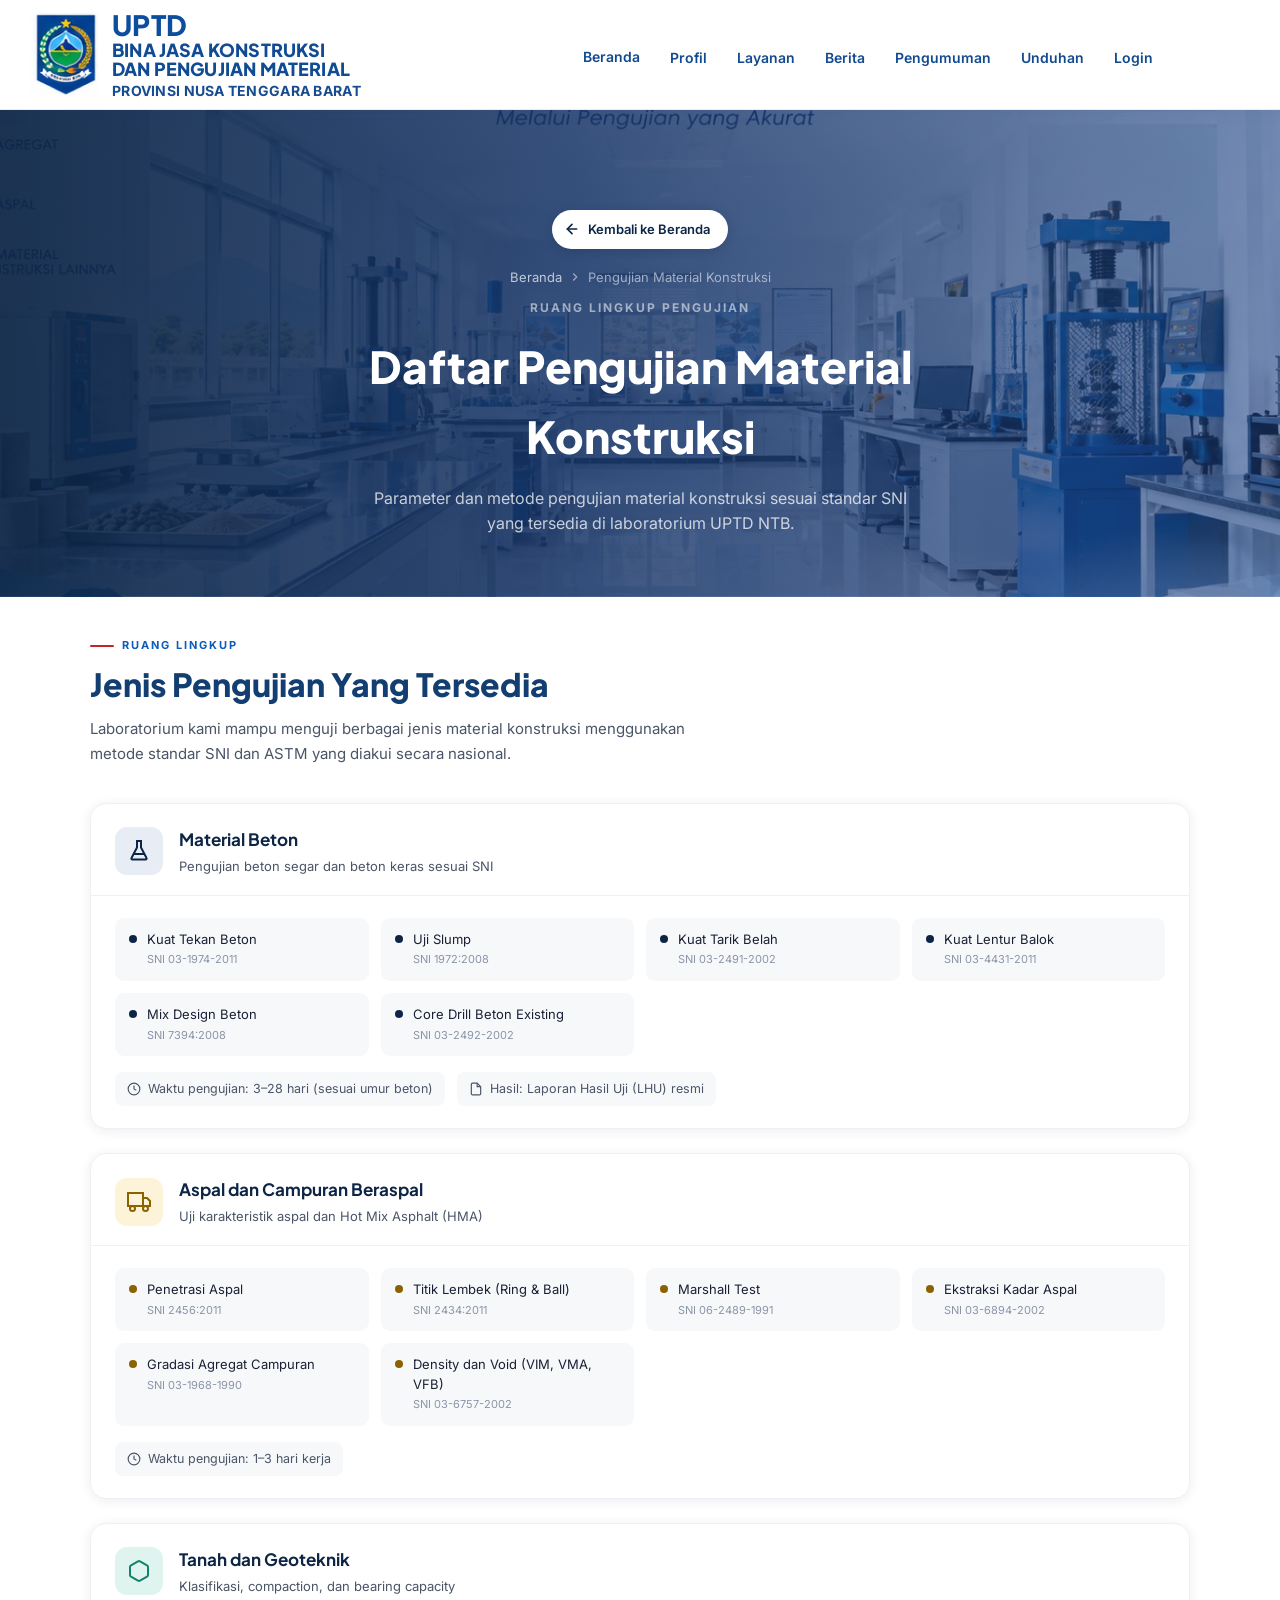
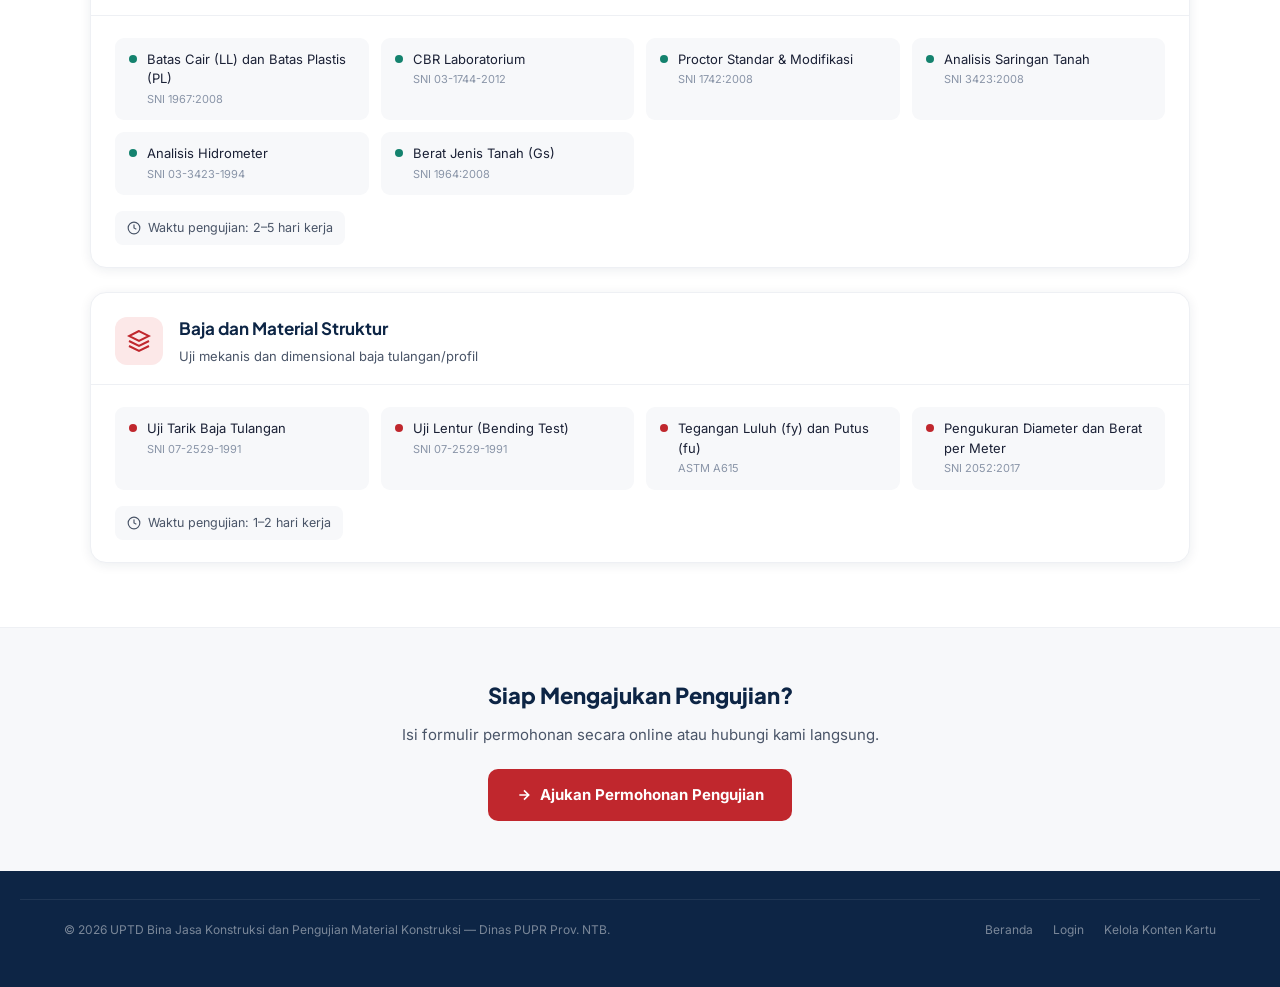
<file: pengujian-material.html>
<!DOCTYPE html>
<html lang="id">
<head>
<meta charset="UTF-8">
<meta name="viewport" content="width=device-width, initial-scale=1.0">
<title>Pengujian Material Konstruksi — UPTD Bina Jasa Konstruksi NTB</title>
<meta name="description" content="Layanan pengujian material konstruksi UPTD NTB — beton, aspal, tanah, dan agregat.">
<link rel="preconnect" href="https://fonts.googleapis.com">
<link rel="preconnect" href="https://fonts.gstatic.com" crossorigin>
<link href="https://fonts.googleapis.com/css2?family=Inter:wght@400;500;600;700&family=Plus+Jakarta+Sans:wght@600;700;800&display=swap" rel="stylesheet">
<link rel="stylesheet" href="css/style.css">
<style>
  .page-hero{background:linear-gradient(90deg,rgba(13,37,69,.93) 0%,rgba(22,51,102,.84) 45%,rgba(30,64,128,.55) 100%),url("assets/hero-lab.jpg");background-size:cover;background-position:center;background-repeat:no-repeat;padding:100px 20px 60px;text-align:center;color:#fff}
  .page-hero-eyebrow{font-size:12px;font-weight:700;letter-spacing:2px;text-transform:uppercase;color:rgba(255,255,255,0.55);margin-bottom:14px}
  .page-hero h1{font-family:'Plus Jakarta Sans',sans-serif;font-size:clamp(26px,4vw,44px);font-weight:800;margin-bottom:14px}
  .page-hero p{font-size:16px;color:rgba(255,255,255,0.75);max-width:560px;margin:0 auto}
  .breadcrumb{display:flex;align-items:center;gap:6px;justify-content:center;font-size:13px;color:rgba(255,255,255,0.55);margin-bottom:10px}
  .breadcrumb a{color:rgba(255,255,255,0.7);text-decoration:none}.breadcrumb a:hover{color:#fff}
  .content-section{padding:40px 20px}
  .content-inner{max-width:1100px;margin:0 auto}
  .section-eyebrow{font-size:11px;font-weight:700;letter-spacing:2px;text-transform:uppercase;color:var(--red-gov);display:flex;align-items:center;gap:8px;margin-bottom:10px}
  .section-eyebrow::before{content:'';display:block;width:24px;height:2px;background:var(--red-gov)}
  .section-title{font-family:'Plus Jakarta Sans',sans-serif;font-size:clamp(20px,2.8vw,32px);font-weight:800;color:var(--navy);margin-bottom:10px}
  .section-sub{font-size:15px;color:var(--text-sub);max-width:640px;line-height:1.7;margin-bottom:36px}
  .material-tabs{display:flex;gap:8px;flex-wrap:wrap;margin-bottom:28px}
  .tab-btn{padding:8px 18px;border-radius:20px;border:2px solid var(--gray-200);background:#fff;font-size:13px;font-weight:600;color:var(--text-sub);cursor:pointer;transition:all .2s}
  .tab-btn.active,.tab-btn:hover{background:var(--navy);color:#fff;border-color:var(--navy)}
  .material-card{background:#fff;border-radius:16px;border:1px solid var(--gray-100);box-shadow:var(--shadow-card);overflow:hidden;margin-bottom:24px}
  .material-card-head{padding:22px 24px 18px;display:flex;align-items:center;gap:16px;border-bottom:1px solid var(--gray-100)}
  .material-icon{width:48px;height:48px;border-radius:12px;display:flex;align-items:center;justify-content:center;flex:0 0 48px}
  .material-icon svg{width:24px;height:24px}
  .material-title h3{font-family:'Plus Jakarta Sans',sans-serif;font-size:17px;font-weight:700;color:var(--navy)}
  .material-title p{font-size:13px;color:var(--text-sub);margin-top:3px}
  .material-body{padding:22px 24px}
  .param-grid{display:grid;grid-template-columns:repeat(auto-fill,minmax(220px,1fr));gap:12px}
  .param-item{display:flex;align-items:flex-start;gap:10px;padding:12px 14px;background:var(--gray-50);border-radius:9px}
  .param-dot{width:8px;height:8px;border-radius:50%;flex:0 0 8px;margin-top:5px}
  .param-text{font-size:13px;color:var(--text-main);line-height:1.5}
  .param-std{font-size:11px;color:var(--text-muted);margin-top:2px}
  .turnaround{margin-top:16px;display:flex;gap:12px;flex-wrap:wrap}
  .turnaround-item{display:flex;align-items:center;gap:7px;font-size:12.5px;color:var(--text-sub);background:var(--gray-50);border-radius:8px;padding:7px 12px}
  .cta-strip{background:var(--gray-50);border-top:1px solid var(--gray-100);padding:50px 20px;text-align:center}
  .cta-btn{display:inline-flex;align-items:center;gap:8px;padding:14px 28px;background:var(--red-gov);color:#fff;border-radius:10px;font-size:15px;font-weight:700;text-decoration:none;transition:background .2s}
  .cta-btn:hover{background:#a01f24}
</style>
  <link rel="stylesheet" href="css/ajukan-layanan.css">
</head>
<body>

<header class="site-header" id="siteHeader">
  <div class="site-header-inner">
    <a href="index.html" class="site-brand">
      <img src="assets/logo-uptd.png" class="site-logo" alt="Logo UPTD Provinsi NTB">
      <div class="site-brand-text">
        <strong>UPTD</strong>
        <span>BINA JASA KONSTRUKSI<br>DAN PENGUJIAN MATERIAL</span>
        <small>PROVINSI NUSA TENGGARA BARAT</small>
      </div>
    </a>
    <button class="hamburger" aria-label="Buka menu" onclick="document.getElementById('mainNav').classList.toggle('open')">
      <svg width="22" height="22" viewBox="0 0 24 24" fill="none" stroke="currentColor" stroke-width="2"><line x1="3" y1="6" x2="21" y2="6"/><line x1="3" y1="12" x2="21" y2="12"/><line x1="3" y1="18" x2="21" y2="18"/></svg>
    </button>
    <nav id="mainNav" class="main-nav">
      <a href="index.html#beranda" class="nav-link"><span class="nav-home"></span> Beranda</a>
      <a href="index.html#profil" class="nav-link">Profil</a>
      <a href="index.html#layanan" class="nav-link">Layanan</a>
      <a href="index.html#berita" class="nav-link">Berita</a>
      <a href="index.html#pengumuman" class="nav-link">Pengumuman</a>
      <a href="index.html#unduhan" class="nav-link">Unduhan</a>
      <a href="admin.html" class="nav-link">Login</a>
    </nav>
  </div>
</header>

<section class="page-hero">
  <a class="btn-kembali" href="index.html" aria-label="Kembali ke Beranda">
    <svg width="16" height="16" viewBox="0 0 24 24" fill="none" stroke="currentColor" stroke-width="2.5" stroke-linecap="round" stroke-linejoin="round"><line x1="19" y1="12" x2="5" y2="12"/><polyline points="12 19 5 12 12 5"/></svg>
    Kembali ke Beranda
  </a>
  <div class="breadcrumb">
    <a href="index.html">Beranda</a>
    <svg width="14" height="14" viewBox="0 0 24 24" fill="none" stroke="currentColor" stroke-width="2"><polyline points="9 18 15 12 9 6"/></svg>
    <span>Pengujian Material Konstruksi</span>
  </div>
  <div class="page-hero-eyebrow">Ruang Lingkup Pengujian</div>
  <h1>Daftar Pengujian Material<br>Konstruksi</h1>
  <p>Parameter dan metode pengujian material konstruksi sesuai standar SNI yang tersedia di laboratorium UPTD NTB.</p>
</section>

<section class="content-section">
  <div class="content-inner">
    <div class="section-eyebrow">Ruang Lingkup</div>
    <h2 class="section-title">Jenis Pengujian Yang Tersedia</h2>
    <p class="section-sub">Laboratorium kami mampu menguji berbagai jenis material konstruksi menggunakan metode standar SNI dan ASTM yang diakui secara nasional.</p>

    <div id="pengujianList">
    <div class="material-card">
      <div class="material-card-head">
        <div class="material-icon" style="background:#e8edf5"><svg viewBox="0 0 24 24" fill="none" stroke="#0D2545" stroke-width="2"><path d="M9 2h6M10 2v6.5L4.5 19a1 1 0 0 0 .9 1.5h13.2a1 1 0 0 0 .9-1.5L14 8.5V2"/><path d="M7 15h10"/></svg></div>
        <div class="material-title"><h3>Material Beton</h3><p>Pengujian beton segar dan beton keras sesuai SNI</p></div>
      </div>
      <div class="material-body">
        <div class="param-grid">
          <div class="param-item"><div class="param-dot" style="background:#0D2545"></div><div><div class="param-text">Kuat Tekan Beton</div><div class="param-std">SNI 03-1974-2011</div></div></div>
          <div class="param-item"><div class="param-dot" style="background:#0D2545"></div><div><div class="param-text">Uji Slump</div><div class="param-std">SNI 1972:2008</div></div></div>
          <div class="param-item"><div class="param-dot" style="background:#0D2545"></div><div><div class="param-text">Kuat Tarik Belah</div><div class="param-std">SNI 03-2491-2002</div></div></div>
          <div class="param-item"><div class="param-dot" style="background:#0D2545"></div><div><div class="param-text">Kuat Lentur Balok</div><div class="param-std">SNI 03-4431-2011</div></div></div>
          <div class="param-item"><div class="param-dot" style="background:#0D2545"></div><div><div class="param-text">Mix Design Beton</div><div class="param-std">SNI 7394:2008</div></div></div>
          <div class="param-item"><div class="param-dot" style="background:#0D2545"></div><div><div class="param-text">Core Drill Beton Existing</div><div class="param-std">SNI 03-2492-2002</div></div></div>
        </div>
        <div class="turnaround">
          <div class="turnaround-item"><svg width="14" height="14" viewBox="0 0 24 24" fill="none" stroke="currentColor" stroke-width="2"><circle cx="12" cy="12" r="10"/><polyline points="12 6 12 12 16 14"/></svg> Waktu pengujian: 3–28 hari (sesuai umur beton)</div>
          <div class="turnaround-item"><svg width="14" height="14" viewBox="0 0 24 24" fill="none" stroke="currentColor" stroke-width="2"><path d="M14 2H6a2 2 0 0 0-2 2v16a2 2 0 0 0 2 2h12a2 2 0 0 0 2-2V8z"/><polyline points="14 2 14 8 20 8"/></svg> Hasil: Laporan Hasil Uji (LHU) resmi</div>
        </div>
      </div>
    </div>

    <div class="material-card">
      <div class="material-card-head">
        <div class="material-icon" style="background:#fdf3d8"><svg viewBox="0 0 24 24" fill="none" stroke="#8B6200" stroke-width="2"><rect x="1" y="3" width="15" height="13"/><polygon points="16 8 20 8 23 11 23 16 16 16 16 8"/><circle cx="5.5" cy="18.5" r="2.5"/><circle cx="18.5" cy="18.5" r="2.5"/></svg></div>
        <div class="material-title"><h3>Aspal dan Campuran Beraspal</h3><p>Uji karakteristik aspal dan Hot Mix Asphalt (HMA)</p></div>
      </div>
      <div class="material-body">
        <div class="param-grid">
          <div class="param-item"><div class="param-dot" style="background:#8B6200"></div><div><div class="param-text">Penetrasi Aspal</div><div class="param-std">SNI 2456:2011</div></div></div>
          <div class="param-item"><div class="param-dot" style="background:#8B6200"></div><div><div class="param-text">Titik Lembek (Ring & Ball)</div><div class="param-std">SNI 2434:2011</div></div></div>
          <div class="param-item"><div class="param-dot" style="background:#8B6200"></div><div><div class="param-text">Marshall Test</div><div class="param-std">SNI 06-2489-1991</div></div></div>
          <div class="param-item"><div class="param-dot" style="background:#8B6200"></div><div><div class="param-text">Ekstraksi Kadar Aspal</div><div class="param-std">SNI 03-6894-2002</div></div></div>
          <div class="param-item"><div class="param-dot" style="background:#8B6200"></div><div><div class="param-text">Gradasi Agregat Campuran</div><div class="param-std">SNI 03-1968-1990</div></div></div>
          <div class="param-item"><div class="param-dot" style="background:#8B6200"></div><div><div class="param-text">Density dan Void (VIM, VMA, VFB)</div><div class="param-std">SNI 03-6757-2002</div></div></div>
        </div>
        <div class="turnaround">
          <div class="turnaround-item"><svg width="14" height="14" viewBox="0 0 24 24" fill="none" stroke="currentColor" stroke-width="2"><circle cx="12" cy="12" r="10"/><polyline points="12 6 12 12 16 14"/></svg> Waktu pengujian: 1–3 hari kerja</div>
        </div>
      </div>
    </div>

    <div class="material-card">
      <div class="material-card-head">
        <div class="material-icon" style="background:#e0f4ef"><svg viewBox="0 0 24 24" fill="none" stroke="#14826E" stroke-width="2"><path d="M21 16V8a2 2 0 0 0-1-1.73l-7-4a2 2 0 0 0-2 0l-7 4A2 2 0 0 0 3 8v8a2 2 0 0 0 1 1.73l7 4a2 2 0 0 0 2 0l7-4A2 2 0 0 0 21 16z"/></svg></div>
        <div class="material-title"><h3>Tanah dan Geoteknik</h3><p>Klasifikasi, compaction, dan bearing capacity</p></div>
      </div>
      <div class="material-body">
        <div class="param-grid">
          <div class="param-item"><div class="param-dot" style="background:#14826E"></div><div><div class="param-text">Batas Cair (LL) dan Batas Plastis (PL)</div><div class="param-std">SNI 1967:2008</div></div></div>
          <div class="param-item"><div class="param-dot" style="background:#14826E"></div><div><div class="param-text">CBR Laboratorium</div><div class="param-std">SNI 03-1744-2012</div></div></div>
          <div class="param-item"><div class="param-dot" style="background:#14826E"></div><div><div class="param-text">Proctor Standar & Modifikasi</div><div class="param-std">SNI 1742:2008</div></div></div>
          <div class="param-item"><div class="param-dot" style="background:#14826E"></div><div><div class="param-text">Analisis Saringan Tanah</div><div class="param-std">SNI 3423:2008</div></div></div>
          <div class="param-item"><div class="param-dot" style="background:#14826E"></div><div><div class="param-text">Analisis Hidrometer</div><div class="param-std">SNI 03-3423-1994</div></div></div>
          <div class="param-item"><div class="param-dot" style="background:#14826E"></div><div><div class="param-text">Berat Jenis Tanah (Gs)</div><div class="param-std">SNI 1964:2008</div></div></div>
        </div>
        <div class="turnaround">
          <div class="turnaround-item"><svg width="14" height="14" viewBox="0 0 24 24" fill="none" stroke="currentColor" stroke-width="2"><circle cx="12" cy="12" r="10"/><polyline points="12 6 12 12 16 14"/></svg> Waktu pengujian: 2–5 hari kerja</div>
        </div>
      </div>
    </div>

    <div class="material-card">
      <div class="material-card-head">
        <div class="material-icon" style="background:#fce8e8"><svg viewBox="0 0 24 24" fill="none" stroke="#C0272D" stroke-width="2"><path d="M12 2L2 7l10 5 10-5-10-5z"/><path d="M2 17l10 5 10-5"/><path d="M2 12l10 5 10-5"/></svg></div>
        <div class="material-title"><h3>Baja dan Material Struktur</h3><p>Uji mekanis dan dimensional baja tulangan/profil</p></div>
      </div>
      <div class="material-body">
        <div class="param-grid">
          <div class="param-item"><div class="param-dot" style="background:#C0272D"></div><div><div class="param-text">Uji Tarik Baja Tulangan</div><div class="param-std">SNI 07-2529-1991</div></div></div>
          <div class="param-item"><div class="param-dot" style="background:#C0272D"></div><div><div class="param-text">Uji Lentur (Bending Test)</div><div class="param-std">SNI 07-2529-1991</div></div></div>
          <div class="param-item"><div class="param-dot" style="background:#C0272D"></div><div><div class="param-text">Tegangan Luluh (fy) dan Putus (fu)</div><div class="param-std">ASTM A615</div></div></div>
          <div class="param-item"><div class="param-dot" style="background:#C0272D"></div><div><div class="param-text">Pengukuran Diameter dan Berat per Meter</div><div class="param-std">SNI 2052:2017</div></div></div>
        </div>
        <div class="turnaround">
          <div class="turnaround-item"><svg width="14" height="14" viewBox="0 0 24 24" fill="none" stroke="currentColor" stroke-width="2"><circle cx="12" cy="12" r="10"/><polyline points="12 6 12 12 16 14"/></svg> Waktu pengujian: 1–2 hari kerja</div>
        </div>
      </div>
    </div>
    </div><!-- /#pengujianList -->

  </div>
</section>

<div class="cta-strip">
  <h3 style="font-family:'Plus Jakarta Sans',sans-serif;font-size:22px;font-weight:800;color:var(--navy);margin-bottom:10px">Siap Mengajukan Pengujian?</h3>
  <p style="color:var(--text-sub);margin-bottom:22px;font-size:15px">Isi formulir permohonan secara online atau hubungi kami langsung.</p>
  <a href="#" onclick="return bukaFormLayananPage(event)" class="cta-btn">
    <svg width="16" height="16" viewBox="0 0 24 24" fill="none" stroke="currentColor" stroke-width="2.5"><path d="M5 12h14M12 5l7 7-7 7"/></svg>
    Ajukan Permohonan Pengujian
  </a>
</div>

<footer class="kontak-bg" style="padding:28px 20px">
  <div class="footer">
    <div class="footer-inner">
      <span class="footer-copy">© 2026 UPTD Bina Jasa Konstruksi dan Pengujian Material Konstruksi — Dinas PUPR Prov. NTB.</span>
      <div class="footer-links">
        <a href="index.html" class="footer-link">Beranda</a>
        <a href="https://balaibijak.my.id/admin.html" class="footer-link">Login</a>
        <a href="admin-konten.html" class="footer-link">Kelola Konten Kartu</a>
      </div>
    </div>
  </div>
</footer>

<script>
  document.getElementById('siteHeader').style.position = 'relative';
  document.getElementById('siteHeader').style.background = 'var(--white)';
</script>
<script src="js/konten-shared.js"></script>
<script src="js/render-pengujian.js"></script>
  <script src="js/ajukan-layanan.js"></script>
</body>
</html>
</file>
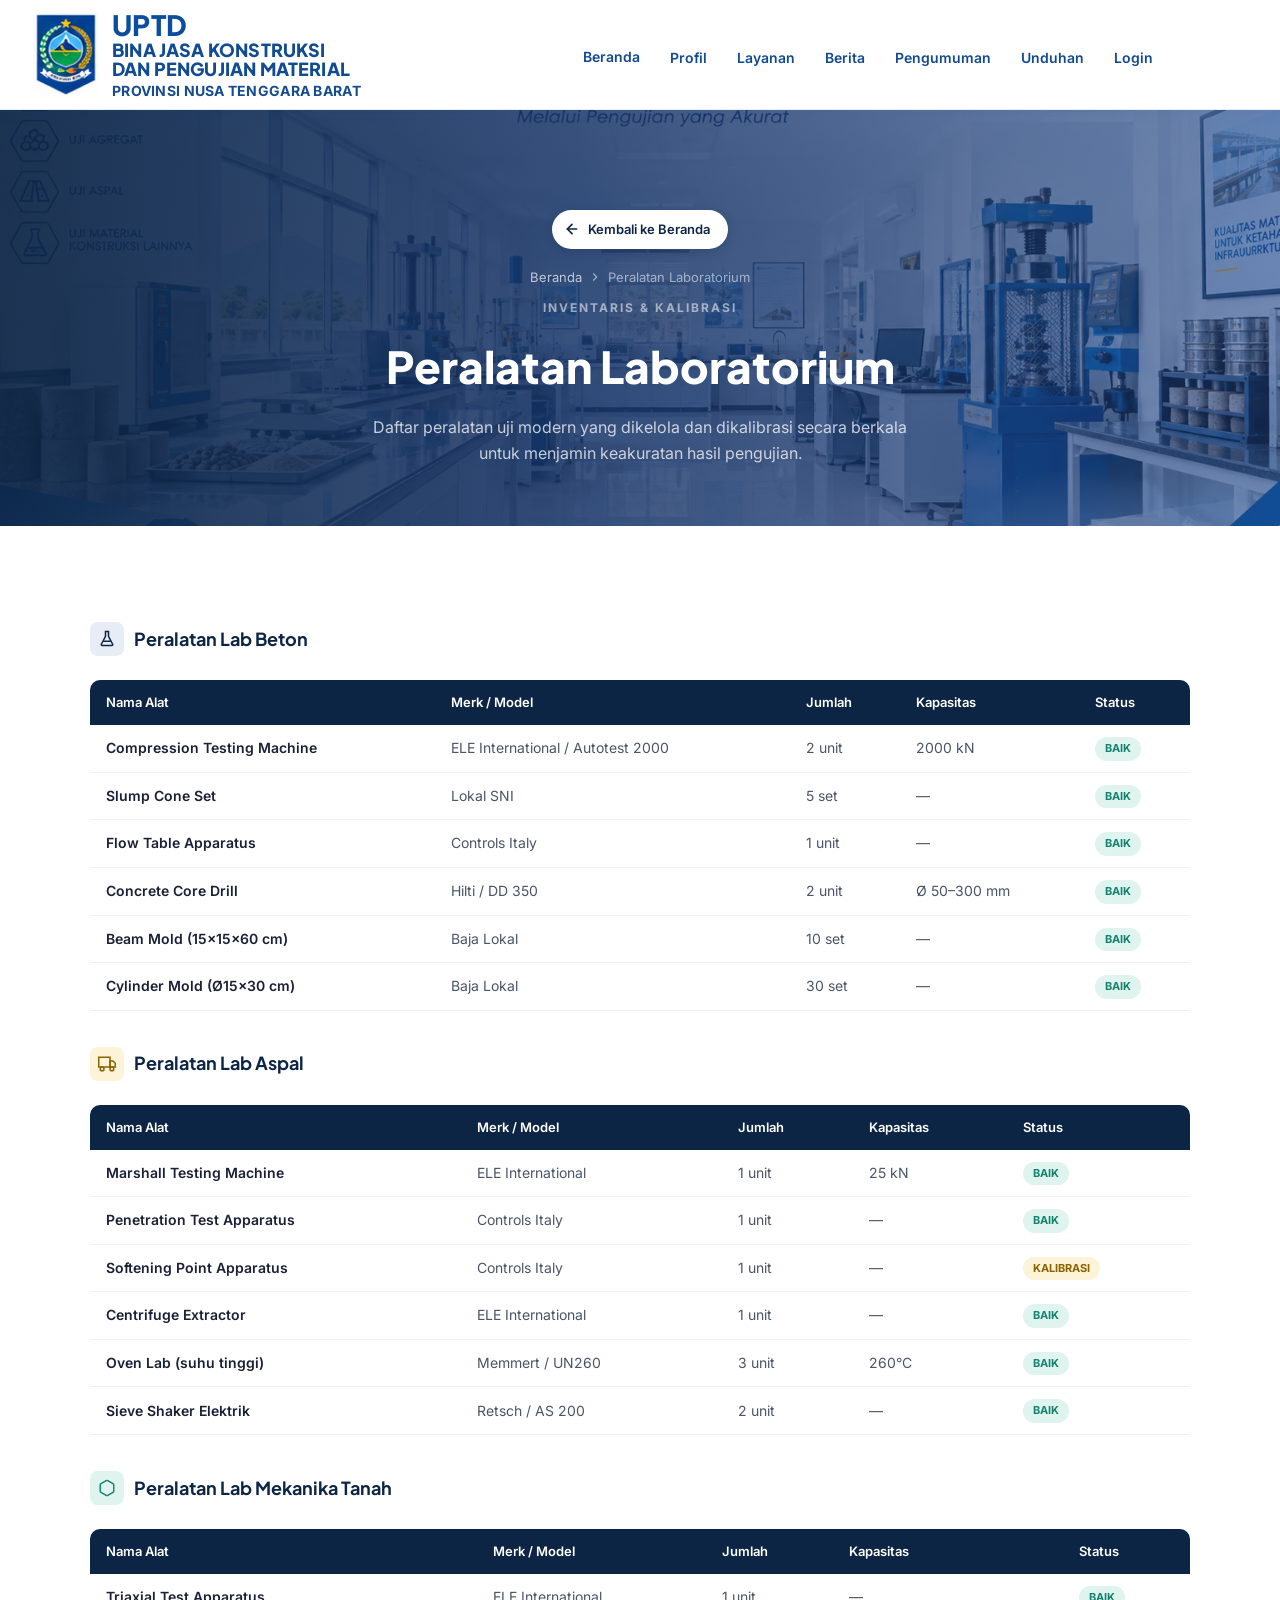
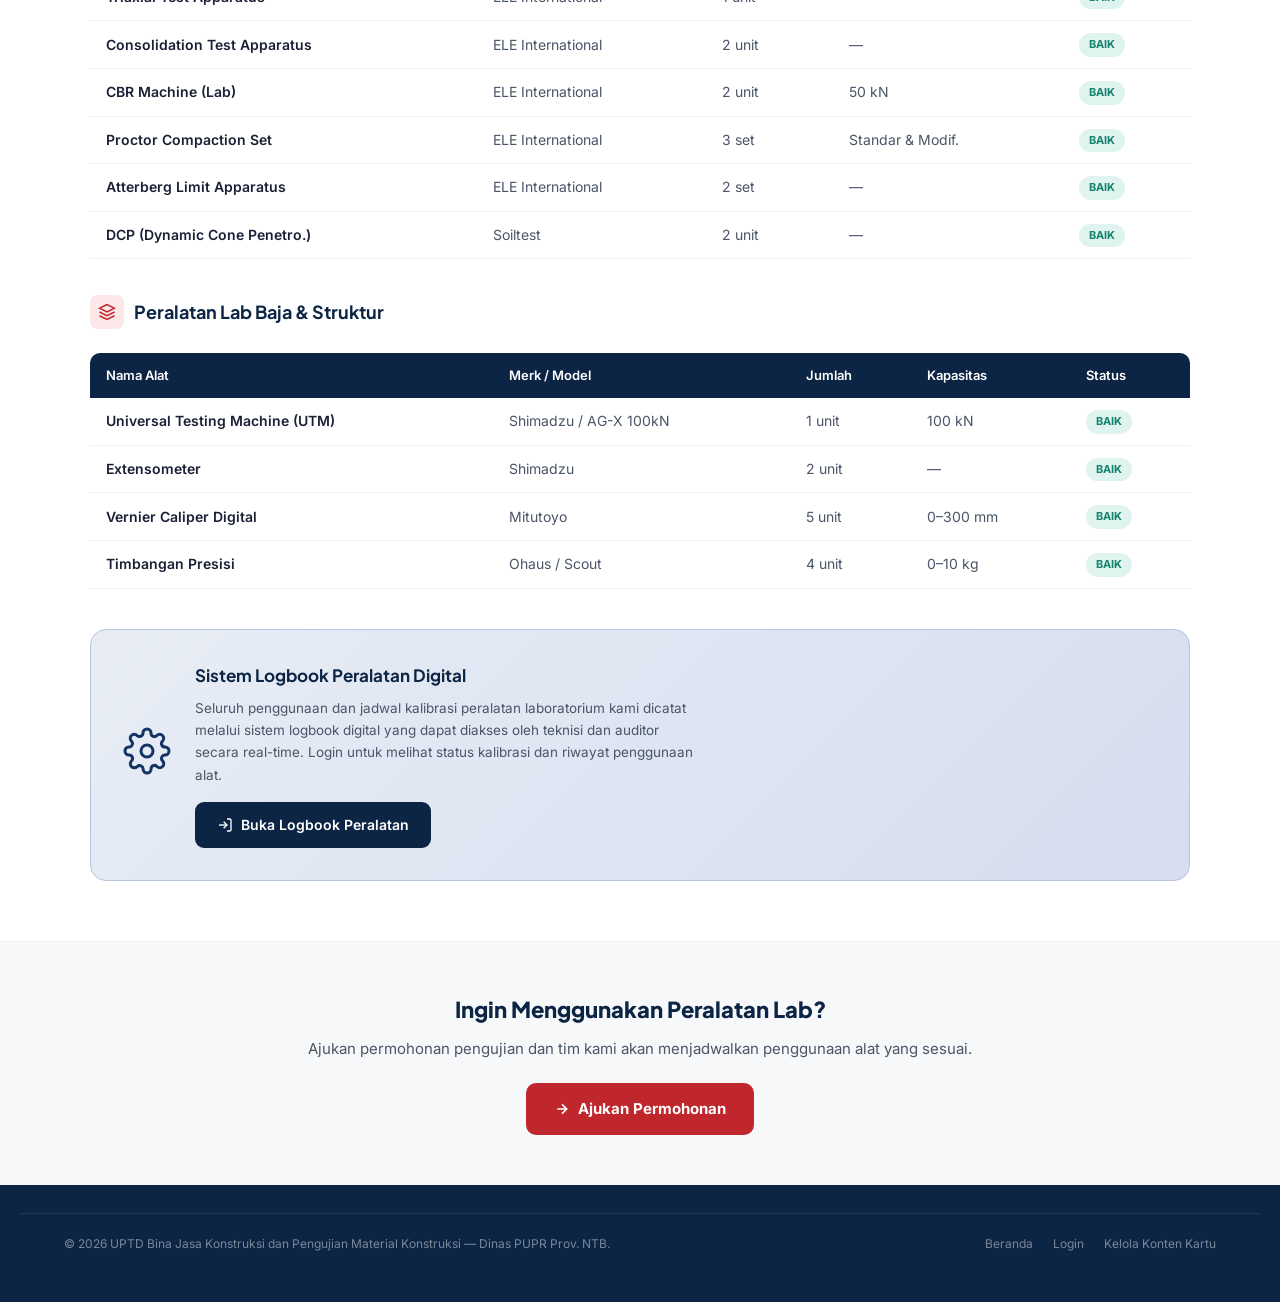
<file: peralatan.html>
<!DOCTYPE html>
<html lang="id">
<head>
<meta charset="UTF-8">
<meta name="viewport" content="width=device-width, initial-scale=1.0">
<title>Peralatan Laboratorium — UPTD Bina Jasa Konstruksi NTB</title>
<meta name="description" content="Peralatan dan instrumen laboratorium UPTD Bina Jasa Konstruksi Provinsi NTB">
<link rel="preconnect" href="https://fonts.googleapis.com">
<link rel="preconnect" href="https://fonts.gstatic.com" crossorigin>
<link href="https://fonts.googleapis.com/css2?family=Inter:wght@400;500;600;700&family=Plus+Jakarta+Sans:wght@600;700;800&display=swap" rel="stylesheet">
<link rel="stylesheet" href="css/style.css">
<style>
  .page-hero{background:linear-gradient(90deg,rgba(13,37,69,.93) 0%,rgba(22,51,102,.84) 45%,rgba(30,64,128,.55) 100%),url("assets/hero-lab.jpg");background-size:cover;background-position:center;background-repeat:no-repeat;padding:100px 20px 60px;text-align:center;color:#fff}
  .page-hero-eyebrow{font-size:12px;font-weight:700;letter-spacing:2px;text-transform:uppercase;color:rgba(255,255,255,0.55);margin-bottom:14px}
  .page-hero h1{font-family:'Plus Jakarta Sans',sans-serif;font-size:clamp(26px,4vw,44px);font-weight:800;margin-bottom:14px}
  .page-hero p{font-size:16px;color:rgba(255,255,255,0.75);max-width:560px;margin:0 auto}
  .breadcrumb{display:flex;align-items:center;gap:6px;justify-content:center;font-size:13px;color:rgba(255,255,255,0.55);margin-bottom:10px}
  .breadcrumb a{color:rgba(255,255,255,0.7);text-decoration:none}.breadcrumb a:hover{color:#fff}
  .content-section{padding:60px 20px}
  .content-inner{max-width:1100px;margin:0 auto}
  .section-eyebrow{font-size:11px;font-weight:700;letter-spacing:2px;text-transform:uppercase;color:var(--red-gov);display:flex;align-items:center;gap:8px;margin-bottom:10px}
  .section-eyebrow::before{content:'';display:block;width:24px;height:2px;background:var(--red-gov)}
  .section-title{font-family:'Plus Jakarta Sans',sans-serif;font-size:clamp(20px,2.8vw,32px);font-weight:800;color:var(--navy);margin-bottom:10px}
  .section-sub{font-size:15px;color:var(--text-sub);max-width:640px;line-height:1.7;margin-bottom:36px}
  .alat-table{width:100%;border-collapse:collapse;margin-top:10px;font-size:14px}
  .alat-table thead th{background:var(--navy);color:#fff;padding:12px 16px;text-align:left;font-weight:600;font-size:13px}
  .alat-table thead th:first-child{border-radius:10px 0 0 0}.alat-table thead th:last-child{border-radius:0 10px 0 0}
  .alat-table tbody tr{border-bottom:1px solid var(--gray-100)}
  .alat-table tbody tr:hover{background:var(--gray-50)}
  .alat-table tbody td{padding:11px 16px;color:var(--text-sub);vertical-align:middle}
  .alat-table tbody td:first-child{font-weight:600;color:var(--text-main)}
  .status-badge{display:inline-block;padding:3px 10px;border-radius:20px;font-size:11px;font-weight:700}
  .status-ok{background:#e0f4ef;color:#14826E}
  .status-kalibrasi{background:#fdf3d8;color:#8B6200}
  .category-header{margin:36px 0 14px;font-family:'Plus Jakarta Sans',sans-serif;font-size:18px;font-weight:700;color:var(--navy);display:flex;align-items:center;gap:10px}
  .category-header span{display:inline-flex;width:34px;height:34px;border-radius:8px;align-items:center;justify-content:center;flex:0 0 34px}
  .logbook-box{background:linear-gradient(135deg,#e8edf5,#d5ddef);border:1px solid #b8c5e0;border-radius:16px;padding:32px;display:flex;align-items:center;gap:24px;margin-top:40px;flex-wrap:wrap}
  .logbook-text h4{font-family:'Plus Jakarta Sans',sans-serif;font-size:17px;font-weight:700;color:var(--navy);margin-bottom:8px}
  .logbook-text p{font-size:13.5px;color:var(--text-sub);line-height:1.65;max-width:500px}
  .logbook-btn{display:inline-flex;align-items:center;gap:8px;padding:12px 22px;background:var(--navy);color:#fff;border-radius:9px;font-size:14px;font-weight:600;text-decoration:none;margin-top:16px;transition:background .2s;white-space:nowrap}
  .logbook-btn:hover{background:var(--navy-light)}
  .cta-strip{background:var(--gray-50);border-top:1px solid var(--gray-100);padding:50px 20px;text-align:center}
  .cta-btn{display:inline-flex;align-items:center;gap:8px;padding:14px 28px;background:var(--red-gov);color:#fff;border-radius:10px;font-size:15px;font-weight:700;text-decoration:none;transition:background .2s}
  .cta-btn:hover{background:#a01f24}
  @media(max-width:640px){.alat-table{font-size:12px}.alat-table td,.alat-table th{padding:9px 10px}}
</style>
  <link rel="stylesheet" href="css/ajukan-layanan.css">
</head>
<body>

<header class="site-header" id="siteHeader">
  <div class="site-header-inner">
    <a href="index.html" class="site-brand" aria-label="UPTD Bina Jasa Konstruksi dan Pengujian Material">
      <img src="assets/logo-uptd.png" class="site-logo" alt="Logo UPTD Provinsi NTB">
      <div class="site-brand-text">
        <strong>UPTD</strong>
        <span>BINA JASA KONSTRUKSI<br>DAN PENGUJIAN MATERIAL</span>
        <small>PROVINSI NUSA TENGGARA BARAT</small>
      </div>
    </a>
    <button class="hamburger" aria-label="Buka menu" onclick="document.getElementById('mainNav').classList.toggle('open')">
      <svg width="22" height="22" viewBox="0 0 24 24" fill="none" stroke="currentColor" stroke-width="2">
        <line x1="3" y1="6" x2="21" y2="6"/><line x1="3" y1="12" x2="21" y2="12"/><line x1="3" y1="18" x2="21" y2="18"/>
      </svg>
    </button>
    <nav id="mainNav" class="main-nav">
      <a href="index.html#beranda" class="nav-link"><span class="nav-home"></span> Beranda</a>
      <a href="index.html#profil" class="nav-link">Profil</a>
      <a href="index.html#layanan" class="nav-link">Layanan</a>
      <a href="index.html#berita" class="nav-link">Berita</a>
      <a href="index.html#pengumuman" class="nav-link">Pengumuman</a>
      <a href="index.html#unduhan" class="nav-link">Unduhan</a>
      <a href="https://logbook.balaibijak.my.id/login.php" class="nav-link">Login</a>
    </nav>
  </div>
</header>

<section class="page-hero">
  <a class="btn-kembali" href="index.html" aria-label="Kembali ke Beranda">
    <svg width="16" height="16" viewBox="0 0 24 24" fill="none" stroke="currentColor" stroke-width="2.5" stroke-linecap="round" stroke-linejoin="round"><line x1="19" y1="12" x2="5" y2="12"/><polyline points="12 19 5 12 12 5"/></svg>
    Kembali ke Beranda
  </a>
  <div class="breadcrumb">
    <a href="index.html">Beranda</a>
    <svg width="14" height="14" viewBox="0 0 24 24" fill="none" stroke="currentColor" stroke-width="2"><polyline points="9 18 15 12 9 6"/></svg>
    <span>Peralatan Laboratorium</span>
  </div>
  <div class="page-hero-eyebrow">Inventaris & Kalibrasi</div>
  <h1>Peralatan Laboratorium</h1>
  <p>Daftar peralatan uji modern yang dikelola dan dikalibrasi secara berkala untuk menjamin keakuratan hasil pengujian.</p>
</section>

<section class="content-section">
  <div class="content-inner">

    <div id="peralatanList">
    <div class="category-header">
      <span style="background:#e8edf5"><svg width="18" height="18" viewBox="0 0 24 24" fill="none" stroke="#0D2545" stroke-width="2"><path d="M9 2h6M10 2v6.5L4.5 19a1 1 0 0 0 .9 1.5h13.2a1 1 0 0 0 .9-1.5L14 8.5V2"/><path d="M7 15h10"/></svg></span>
      Peralatan Lab Beton
    </div>
    <div style="overflow-x:auto">
    <table class="alat-table">
      <thead><tr><th>Nama Alat</th><th>Merk / Model</th><th>Jumlah</th><th>Kapasitas</th><th>Status</th></tr></thead>
      <tbody>
        <tr><td>Compression Testing Machine</td><td>ELE International / Autotest 2000</td><td>2 unit</td><td>2000 kN</td><td><span class="status-badge status-ok">Baik</span></td></tr>
        <tr><td>Slump Cone Set</td><td>Lokal SNI</td><td>5 set</td><td>—</td><td><span class="status-badge status-ok">Baik</span></td></tr>
        <tr><td>Flow Table Apparatus</td><td>Controls Italy</td><td>1 unit</td><td>—</td><td><span class="status-badge status-ok">Baik</span></td></tr>
        <tr><td>Concrete Core Drill</td><td>Hilti / DD 350</td><td>2 unit</td><td>Ø 50–300 mm</td><td><span class="status-badge status-ok">Baik</span></td></tr>
        <tr><td>Beam Mold (15×15×60 cm)</td><td>Baja Lokal</td><td>10 set</td><td>—</td><td><span class="status-badge status-ok">Baik</span></td></tr>
        <tr><td>Cylinder Mold (Ø15×30 cm)</td><td>Baja Lokal</td><td>30 set</td><td>—</td><td><span class="status-badge status-ok">Baik</span></td></tr>
      </tbody>
    </table>
    </div>

    <div class="category-header">
      <span style="background:#fdf3d8"><svg width="18" height="18" viewBox="0 0 24 24" fill="none" stroke="#8B6200" stroke-width="2"><rect x="1" y="3" width="15" height="13"/><polygon points="16 8 20 8 23 11 23 16 16 16 16 8"/><circle cx="5.5" cy="18.5" r="2.5"/><circle cx="18.5" cy="18.5" r="2.5"/></svg></span>
      Peralatan Lab Aspal
    </div>
    <div style="overflow-x:auto">
    <table class="alat-table">
      <thead><tr><th>Nama Alat</th><th>Merk / Model</th><th>Jumlah</th><th>Kapasitas</th><th>Status</th></tr></thead>
      <tbody>
        <tr><td>Marshall Testing Machine</td><td>ELE International</td><td>1 unit</td><td>25 kN</td><td><span class="status-badge status-ok">Baik</span></td></tr>
        <tr><td>Penetration Test Apparatus</td><td>Controls Italy</td><td>1 unit</td><td>—</td><td><span class="status-badge status-ok">Baik</span></td></tr>
        <tr><td>Softening Point Apparatus</td><td>Controls Italy</td><td>1 unit</td><td>—</td><td><span class="status-badge status-kalibrasi">Kalibrasi</span></td></tr>
        <tr><td>Centrifuge Extractor</td><td>ELE International</td><td>1 unit</td><td>—</td><td><span class="status-badge status-ok">Baik</span></td></tr>
        <tr><td>Oven Lab (suhu tinggi)</td><td>Memmert / UN260</td><td>3 unit</td><td>260°C</td><td><span class="status-badge status-ok">Baik</span></td></tr>
        <tr><td>Sieve Shaker Elektrik</td><td>Retsch / AS 200</td><td>2 unit</td><td>—</td><td><span class="status-badge status-ok">Baik</span></td></tr>
      </tbody>
    </table>
    </div>

    <div class="category-header">
      <span style="background:#e0f4ef"><svg width="18" height="18" viewBox="0 0 24 24" fill="none" stroke="#14826E" stroke-width="2"><path d="M21 16V8a2 2 0 0 0-1-1.73l-7-4a2 2 0 0 0-2 0l-7 4A2 2 0 0 0 3 8v8a2 2 0 0 0 1 1.73l7 4a2 2 0 0 0 2 0l7-4A2 2 0 0 0 21 16z"/></svg></span>
      Peralatan Lab Mekanika Tanah
    </div>
    <div style="overflow-x:auto">
    <table class="alat-table">
      <thead><tr><th>Nama Alat</th><th>Merk / Model</th><th>Jumlah</th><th>Kapasitas</th><th>Status</th></tr></thead>
      <tbody>
        <tr><td>Triaxial Test Apparatus</td><td>ELE International</td><td>1 unit</td><td>—</td><td><span class="status-badge status-ok">Baik</span></td></tr>
        <tr><td>Consolidation Test Apparatus</td><td>ELE International</td><td>2 unit</td><td>—</td><td><span class="status-badge status-ok">Baik</span></td></tr>
        <tr><td>CBR Machine (Lab)</td><td>ELE International</td><td>2 unit</td><td>50 kN</td><td><span class="status-badge status-ok">Baik</span></td></tr>
        <tr><td>Proctor Compaction Set</td><td>ELE International</td><td>3 set</td><td>Standar & Modif.</td><td><span class="status-badge status-ok">Baik</span></td></tr>
        <tr><td>Atterberg Limit Apparatus</td><td>ELE International</td><td>2 set</td><td>—</td><td><span class="status-badge status-ok">Baik</span></td></tr>
        <tr><td>DCP (Dynamic Cone Penetro.)</td><td>Soiltest</td><td>2 unit</td><td>—</td><td><span class="status-badge status-ok">Baik</span></td></tr>
      </tbody>
    </table>
    </div>

    <div class="category-header">
      <span style="background:#fce8e8"><svg width="18" height="18" viewBox="0 0 24 24" fill="none" stroke="#C0272D" stroke-width="2"><path d="M12 2L2 7l10 5 10-5-10-5z"/><path d="M2 17l10 5 10-5"/><path d="M2 12l10 5 10-5"/></svg></span>
      Peralatan Lab Baja & Struktur
    </div>
    <div style="overflow-x:auto">
    <table class="alat-table">
      <thead><tr><th>Nama Alat</th><th>Merk / Model</th><th>Jumlah</th><th>Kapasitas</th><th>Status</th></tr></thead>
      <tbody>
        <tr><td>Universal Testing Machine (UTM)</td><td>Shimadzu / AG-X 100kN</td><td>1 unit</td><td>100 kN</td><td><span class="status-badge status-ok">Baik</span></td></tr>
        <tr><td>Extensometer</td><td>Shimadzu</td><td>2 unit</td><td>—</td><td><span class="status-badge status-ok">Baik</span></td></tr>
        <tr><td>Vernier Caliper Digital</td><td>Mitutoyo</td><td>5 unit</td><td>0–300 mm</td><td><span class="status-badge status-ok">Baik</span></td></tr>
        <tr><td>Timbangan Presisi</td><td>Ohaus / Scout</td><td>4 unit</td><td>0–10 kg</td><td><span class="status-badge status-ok">Baik</span></td></tr>
      </tbody>
    </table>
    </div>
    </div><!-- /#peralatanList -->

    <div class="logbook-box">
      <div>
        <svg width="48" height="48" viewBox="0 0 24 24" fill="none" stroke="#163366" stroke-width="1.5"><circle cx="12" cy="12" r="3"/><path d="M19.4 15a1.7 1.7 0 0 0 .34 1.87l.06.06a2 2 0 1 1-2.83 2.83l-.06-.06a1.7 1.7 0 0 0-1.87-.34 1.7 1.7 0 0 0-1 1.55V21a2 2 0 0 1-4 0v-.09A1.7 1.7 0 0 0 9 19.4a1.7 1.7 0 0 0-1.87.34l-.06.06a2 2 0 1 1-2.83-2.83l.06-.06A1.7 1.7 0 0 0 4.6 15a1.7 1.7 0 0 0-1.55-1H3a2 2 0 0 1 0-4h.09A1.7 1.7 0 0 0 4.6 9a1.7 1.7 0 0 0-.34-1.87l-.06-.06a2 2 0 1 1 2.83-2.83l.06.06A1.7 1.7 0 0 0 9 4.6a1.7 1.7 0 0 0 1-1.55V3a2 2 0 0 1 4 0v.09a1.7 1.7 0 0 0 1 1.55 1.7 1.7 0 0 0 1.87-.34l.06-.06a2 2 0 1 1 2.83 2.83l-.06.06A1.7 1.7 0 0 0 19.4 9a1.7 1.7 0 0 0 1.55 1H21a2 2 0 0 1 0 4h-.09a1.7 1.7 0 0 0-1.51 1z"/></svg>
      </div>
      <div class="logbook-text">
        <h4>Sistem Logbook Peralatan Digital</h4>
        <p>Seluruh penggunaan dan jadwal kalibrasi peralatan laboratorium kami dicatat melalui sistem logbook digital yang dapat diakses oleh teknisi dan auditor secara real-time. Login untuk melihat status kalibrasi dan riwayat penggunaan alat.</p>
        <a href="https://logbook.balaibijak.my.id/login.php" class="logbook-btn" target="_blank" rel="noopener">
          <svg width="16" height="16" viewBox="0 0 24 24" fill="none" stroke="currentColor" stroke-width="2"><path d="M15 3h4a2 2 0 0 1 2 2v14a2 2 0 0 1-2 2h-4"/><polyline points="10 17 15 12 10 7"/><line x1="15" y1="12" x2="3" y2="12"/></svg>
          Buka Logbook Peralatan
        </a>
      </div>
    </div>
  </div>
</section>

<div class="cta-strip">
  <h3 style="font-family:'Plus Jakarta Sans',sans-serif;font-size:22px;font-weight:800;color:var(--navy);margin-bottom:10px">Ingin Menggunakan Peralatan Lab?</h3>
  <p style="color:var(--text-sub);margin-bottom:22px;font-size:15px">Ajukan permohonan pengujian dan tim kami akan menjadwalkan penggunaan alat yang sesuai.</p>
  <a href="#" onclick="return bukaFormLayananPage(event)" class="cta-btn">
    <svg width="16" height="16" viewBox="0 0 24 24" fill="none" stroke="currentColor" stroke-width="2.5"><path d="M5 12h14M12 5l7 7-7 7"/></svg>
    Ajukan Permohonan
  </a>
</div>

<footer class="kontak-bg" style="padding:28px 20px">
  <div class="footer">
    <div class="footer-inner">
      <span class="footer-copy">© 2026 UPTD Bina Jasa Konstruksi dan Pengujian Material Konstruksi — Dinas PUPR Prov. NTB.</span>
      <div class="footer-links">
        <a href="index.html" class="footer-link">Beranda</a>
        <a href="https://balaibijak.my.id/admin.html" class="footer-link">Login</a>
        <a href="admin-konten.html" class="footer-link">Kelola Konten Kartu</a>
      </div>
    </div>
  </div>
</footer>

<script>
  document.getElementById('siteHeader').style.position = 'relative';
  document.getElementById('siteHeader').style.background = 'var(--white)';
</script>
<script src="js/konten-shared.js"></script>
<script src="js/render-peralatan.js"></script>
  <script src="js/ajukan-layanan.js"></script>
</body>
</html>
</file>
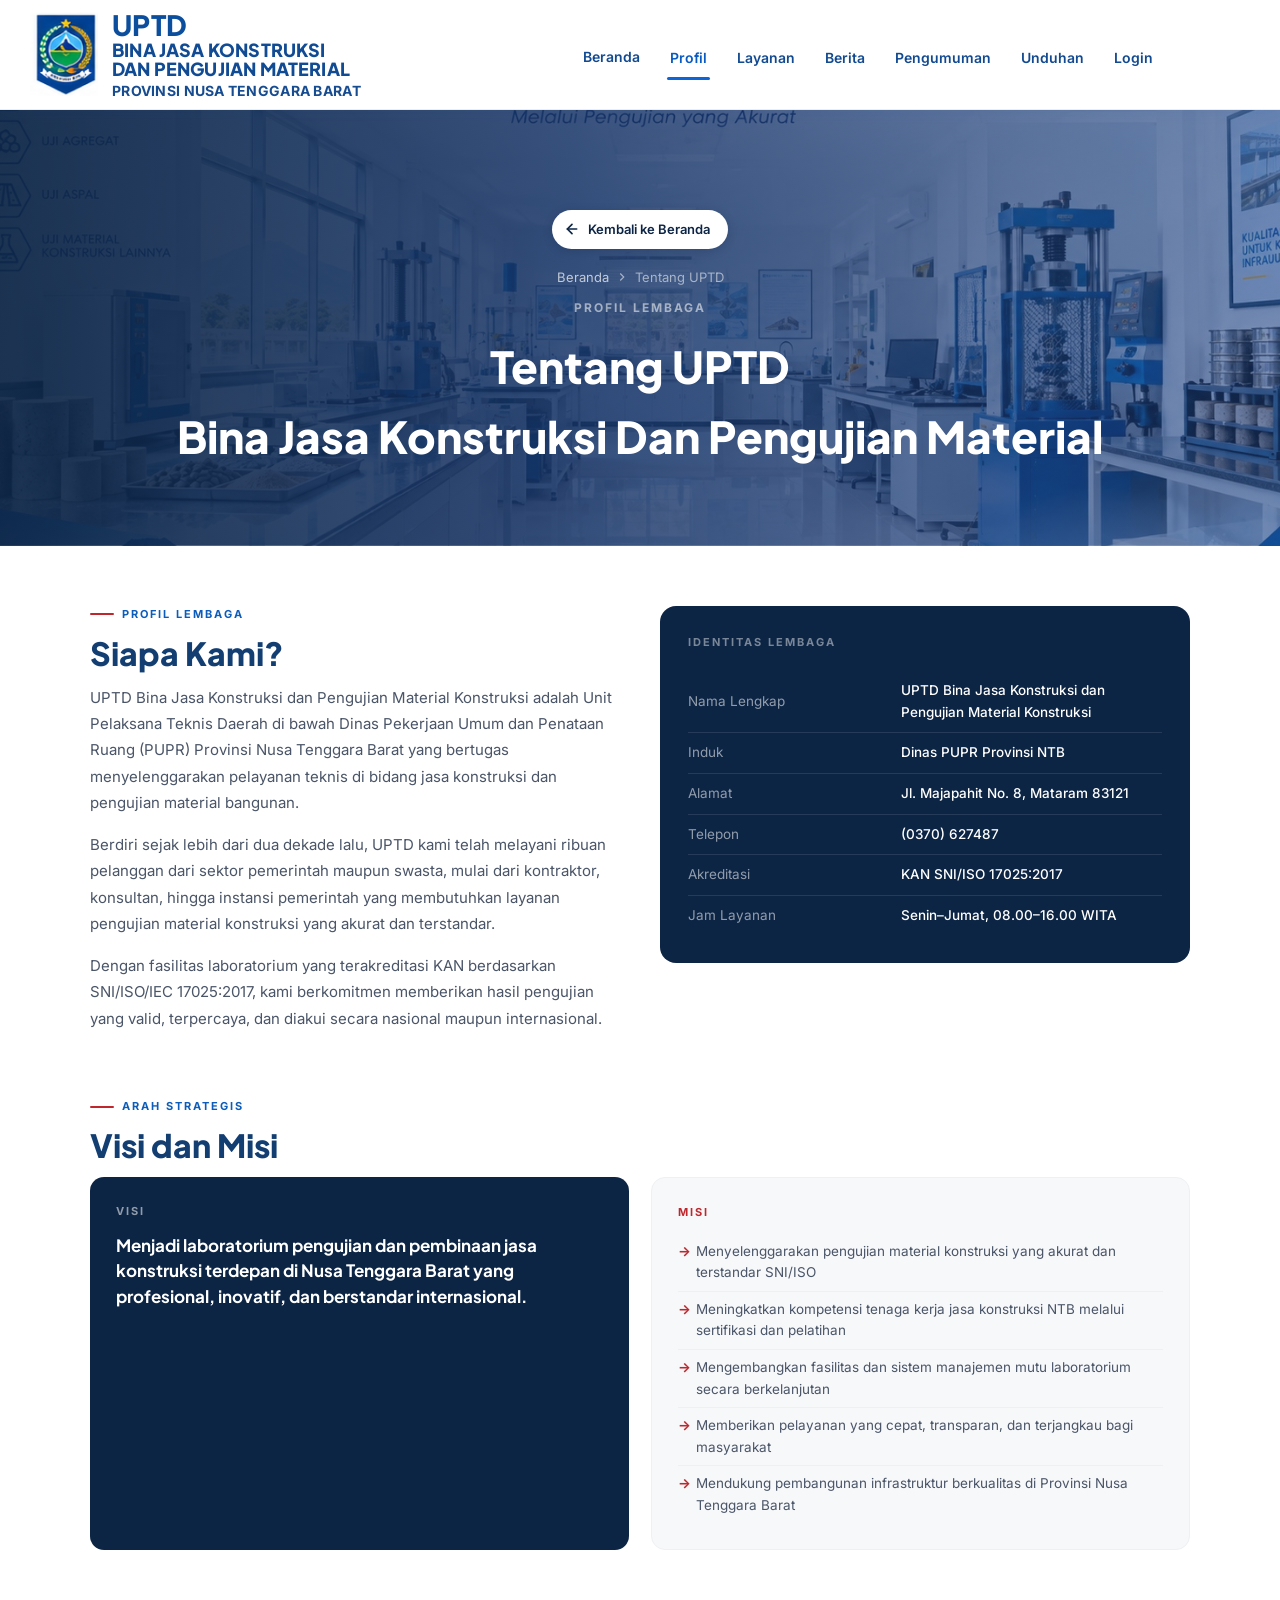
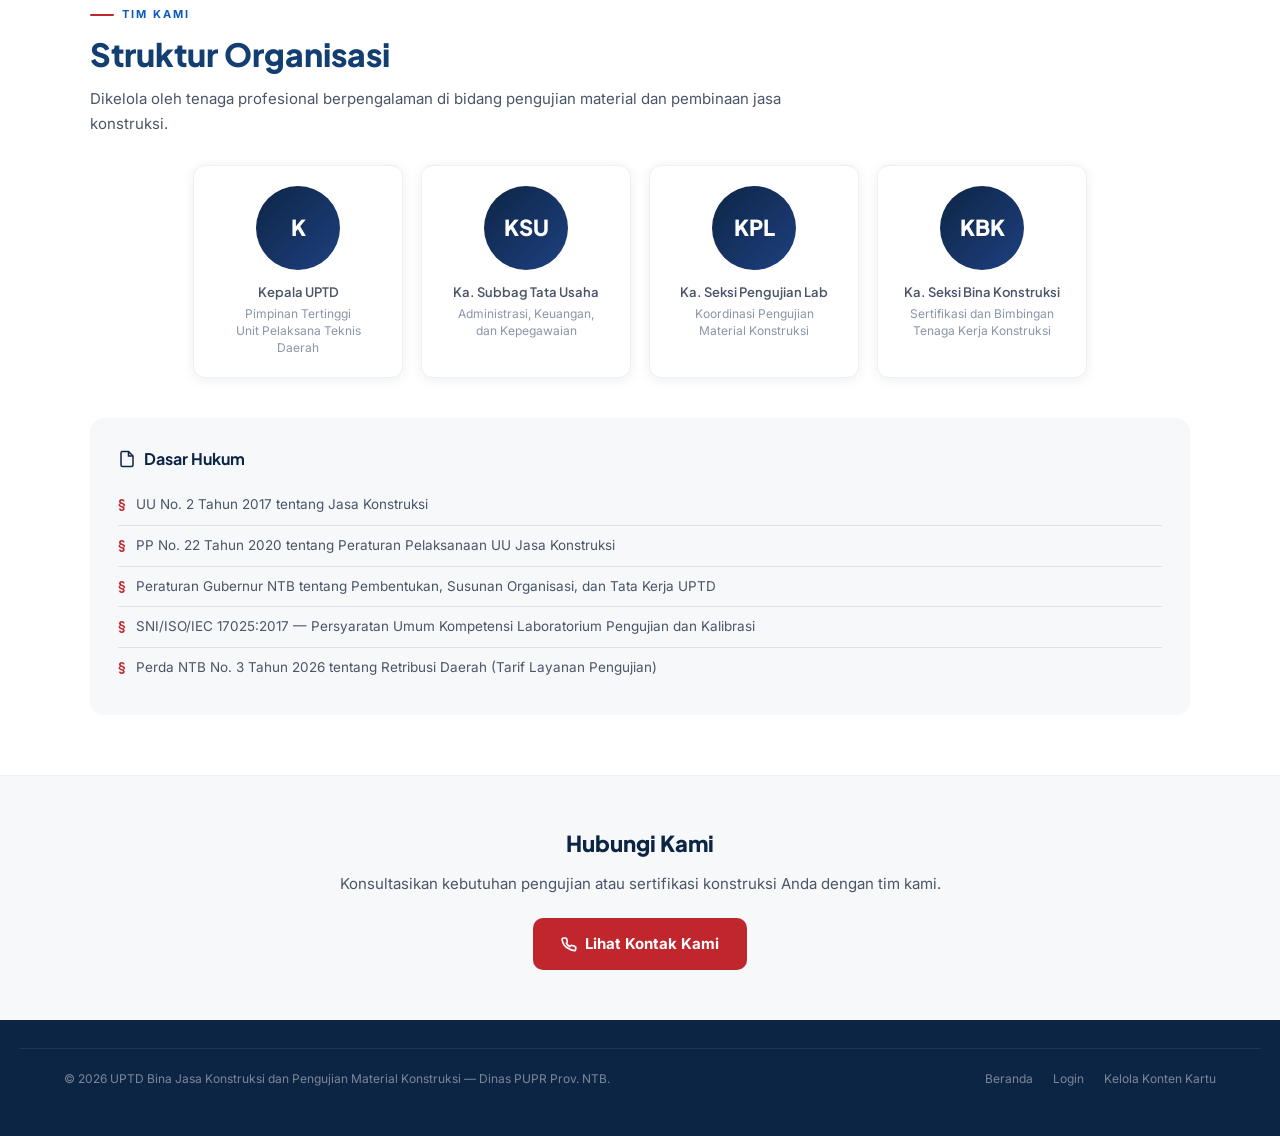
<file: tentang.html>
<!DOCTYPE html>
<html lang="id">
<head>
<meta charset="UTF-8">
<meta name="viewport" content="width=device-width, initial-scale=1.0">
<title>Tentang UPTD — Bina Jasa Konstruksi NTB</title>
<link rel="preconnect" href="https://fonts.googleapis.com">
<link rel="preconnect" href="https://fonts.gstatic.com" crossorigin>
<link href="https://fonts.googleapis.com/css2?family=Inter:wght@400;500;600;700&family=Plus+Jakarta+Sans:wght@600;700;800&display=swap" rel="stylesheet">
<link rel="stylesheet" href="css/style.css">
<style>
  .page-hero{background:linear-gradient(90deg,rgba(13,37,69,.93) 0%,rgba(22,51,102,.84) 45%,rgba(30,64,128,.55) 100%),url("assets/hero-lab.jpg");background-size:cover;background-position:center;background-repeat:no-repeat;padding:100px 20px 60px;text-align:center;color:#fff}
  .page-hero-eyebrow{font-size:12px;font-weight:700;letter-spacing:2px;text-transform:uppercase;color:rgba(255,255,255,0.55);margin-bottom:14px}
  .page-hero h1{font-family:'Plus Jakarta Sans',sans-serif;font-size:clamp(26px,4vw,44px);font-weight:800;margin-bottom:14px}
  .page-hero p{font-size:16px;color:rgba(255,255,255,0.75);max-width:560px;margin:0 auto}
  .breadcrumb{display:flex;align-items:center;gap:6px;justify-content:center;font-size:13px;color:rgba(255,255,255,0.55);margin-bottom:10px}
  .breadcrumb a{color:rgba(255,255,255,0.7);text-decoration:none}
  .content-section{padding:60px 20px}
  .content-inner{max-width:1100px;margin:0 auto}
  .section-eyebrow{font-size:11px;font-weight:700;letter-spacing:2px;text-transform:uppercase;color:var(--red-gov);display:flex;align-items:center;gap:8px;margin-bottom:10px}
  .section-eyebrow::before{content:'';display:block;width:24px;height:2px;background:var(--red-gov)}
  .section-title{font-family:'Plus Jakarta Sans',sans-serif;font-size:clamp(20px,2.8vw,32px);font-weight:800;color:var(--navy);margin-bottom:10px}
  .section-sub{font-size:15px;color:var(--text-sub);max-width:700px;line-height:1.7;margin-bottom:36px}
  .profil-grid{display:grid;grid-template-columns:1fr 1fr;gap:40px;align-items:start;margin-bottom:50px}
  @media(max-width:700px){.profil-grid{grid-template-columns:1fr}}
  .profil-text p{font-size:15px;color:var(--text-sub);line-height:1.75;margin-bottom:16px}
  .visi-misi-grid{display:grid;grid-template-columns:1fr 1fr;gap:22px;margin-top:10px}
  @media(max-width:640px){.visi-misi-grid{grid-template-columns:1fr}}
  .vm-card{border-radius:14px;padding:26px}
  .vm-card.visi{background:var(--navy);color:#fff}
  .vm-card.misi{background:var(--gray-50);border:1px solid var(--gray-100)}
  .vm-label{font-size:11px;font-weight:700;letter-spacing:2px;text-transform:uppercase;margin-bottom:12px}
  .vm-card.visi .vm-label{color:rgba(255,255,255,0.55)}
  .vm-card.misi .vm-label{color:var(--red-gov)}
  .vm-card.visi h3{font-family:'Plus Jakarta Sans',sans-serif;font-size:17px;font-weight:700;color:#fff;line-height:1.5}
  .vm-card.misi ul{padding:0;list-style:none}
  .vm-card.misi ul li{font-size:13.5px;color:var(--text-sub);padding:7px 0;padding-left:18px;position:relative;border-bottom:1px solid var(--gray-100)}
  .vm-card.misi ul li:last-child{border-bottom:none}
  .vm-card.misi ul li::before{content:'→';position:absolute;left:0;color:var(--red-gov);font-weight:700}
  .struktur-grid{margin-top:10px}
  .struktur-tier{margin-bottom:34px;position:relative}
  .struktur-tier+.struktur-tier:before{content:'';display:block;width:2px;height:22px;background:var(--gray-100);margin:-18px auto 16px}
  .tier-label{text-align:center;font-size:10.5px;font-weight:700;letter-spacing:.08em;text-transform:uppercase;color:var(--text-muted);margin-bottom:14px}
  .unit-label{text-align:center;font-size:13px;font-weight:700;color:var(--navy);margin:6px 0 12px}
  .tier-row{display:flex;flex-wrap:wrap;justify-content:center;gap:18px;margin-bottom:14px}
  .tier-row .jabatan-card{width:210px;max-width:100%}
  .jabatan-card{background:#fff;border:1px solid var(--gray-100);border-radius:12px;padding:20px;text-align:center;box-shadow:var(--shadow-card)}
  .jabatan-avatar{width:84px;height:84px;overflow:hidden;background:linear-gradient(135deg,var(--navy),var(--navy-light));border-radius:50%;display:flex;align-items:center;justify-content:center;margin:0 auto 12px;color:#fff;font-family:'Plus Jakarta Sans',sans-serif;font-size:22px;font-weight:800}
  .jabatan-avatar.has-foto{background:var(--gray-100);border:3px solid #fff;box-shadow:0 0 0 2px var(--navy)}
  .jabatan-avatar img{width:100%;height:100%;object-fit:cover;display:block}
  .jabatan-orang{font-family:'Plus Jakarta Sans',sans-serif;font-size:14.5px;font-weight:800;color:var(--navy);margin-bottom:3px;line-height:1.3}
  .jabatan-nama{font-family:'Plus Jakarta Sans',sans-serif;font-size:13px;font-weight:600;color:var(--text-sub,#5A6478);margin-bottom:4px}
  .jabatan-pos{font-size:12px;color:var(--text-muted);line-height:1.4}
  .dasar-hukum{background:var(--gray-50);border-radius:14px;padding:28px;margin-top:40px}
  .dasar-hukum h4{font-family:'Plus Jakarta Sans',sans-serif;font-size:16px;font-weight:700;color:var(--navy);margin-bottom:14px;display:flex;align-items:center;gap:8px}
  .dh-list{list-style:none;padding:0}
  .dh-list li{font-size:13.5px;color:var(--text-sub);padding:9px 0;padding-left:18px;border-bottom:1px solid var(--gray-200);position:relative}
  .dh-list li:last-child{border-bottom:none}
  .dh-list li::before{content:'§';position:absolute;left:0;color:var(--red-gov);font-weight:700}
  .cta-strip{background:var(--gray-50);border-top:1px solid var(--gray-100);padding:50px 20px;text-align:center}
  .cta-btn{display:inline-flex;align-items:center;gap:8px;padding:14px 28px;background:var(--red-gov);color:#fff;border-radius:10px;font-size:15px;font-weight:700;text-decoration:none;transition:background .2s}
  .cta-btn:hover{background:#a01f24}
</style>
</head>
<body>

<header class="site-header" id="siteHeader">
  <div class="site-header-inner">
    <a href="index.html" class="site-brand">
      <img src="assets/logo-uptd.png" class="site-logo" alt="Logo UPTD Provinsi NTB">
      <div class="site-brand-text">
        <strong>UPTD</strong>
        <span>BINA JASA KONSTRUKSI<br>DAN PENGUJIAN MATERIAL</span>
        <small>PROVINSI NUSA TENGGARA BARAT</small>
      </div>
    </a>
    <button class="hamburger" aria-label="Buka menu" onclick="document.getElementById('mainNav').classList.toggle('open')">
      <svg width="22" height="22" viewBox="0 0 24 24" fill="none" stroke="currentColor" stroke-width="2"><line x1="3" y1="6" x2="21" y2="6"/><line x1="3" y1="12" x2="21" y2="12"/><line x1="3" y1="18" x2="21" y2="18"/></svg>
    </button>
    <nav id="mainNav" class="main-nav">
      <a href="index.html#beranda" class="nav-link"><span class="nav-home"></span> Beranda</a>
      <a href="tentang.html" class="nav-link">Profil</a>
      <a href="index.html#layanan" class="nav-link">Layanan</a>
      <a href="index.html#berita" class="nav-link">Berita</a>
      <a href="index.html#pengumuman" class="nav-link">Pengumuman</a>
      <a href="index.html#unduhan" class="nav-link">Unduhan</a>
      <a href="admin.html" class="nav-link">Login</a>
    </nav>
  </div>
</header>

<section class="page-hero">
  <a class="btn-kembali" href="index.html" aria-label="Kembali ke Beranda">
    <svg width="16" height="16" viewBox="0 0 24 24" fill="none" stroke="currentColor" stroke-width="2.5" stroke-linecap="round" stroke-linejoin="round"><line x1="19" y1="12" x2="5" y2="12"/><polyline points="12 19 5 12 12 5"/></svg>
    Kembali ke Beranda
  </a>
  <div class="breadcrumb">
    <a href="index.html">Beranda</a>
    <svg width="14" height="14" viewBox="0 0 24 24" fill="none" stroke="currentColor" stroke-width="2"><polyline points="9 18 15 12 9 6"/></svg>
    <span>Tentang UPTD</span>
  </div>
  <div class="page-hero-eyebrow">Profil Lembaga</div>
  <h1>Tentang UPTD<br>Bina Jasa Konstruksi Dan Pengujian Material</h1>
 
</section>

<section class="content-section">
  <div class="content-inner">
    <div class="profil-grid">
      <div class="profil-text">
        <div class="section-eyebrow">Profil Lembaga</div>
        <h2 class="section-title">Siapa Kami?</h2>
        <div id="profilWrap">
        <p>UPTD Bina Jasa Konstruksi dan Pengujian Material Konstruksi adalah Unit Pelaksana Teknis Daerah di bawah Dinas Pekerjaan Umum dan Penataan Ruang (PUPR) Provinsi Nusa Tenggara Barat yang bertugas menyelenggarakan pelayanan teknis di bidang jasa konstruksi dan pengujian material bangunan.</p>
        <p>Berdiri sejak lebih dari dua dekade lalu, UPTD kami telah melayani ribuan pelanggan dari sektor pemerintah maupun swasta, mulai dari kontraktor, konsultan, hingga instansi pemerintah yang membutuhkan layanan pengujian material konstruksi yang akurat dan terstandar.</p>
        <p>Dengan fasilitas laboratorium yang terakreditasi KAN berdasarkan SNI/ISO/IEC 17025:2017, kami berkomitmen memberikan hasil pengujian yang valid, terpercaya, dan diakui secara nasional maupun internasional.</p>
        </div>
      </div>
      <div>
        <div style="background:var(--navy);border-radius:16px;padding:28px;color:#fff">
          <div style="font-size:11px;font-weight:700;letter-spacing:2px;text-transform:uppercase;color:rgba(255,255,255,0.45);margin-bottom:20px">Identitas Lembaga</div>
          <table style="width:100%;border-collapse:collapse;font-size:13.5px">
            <tbody id="identitasWrap">
            <tr style="border-bottom:1px solid rgba(255,255,255,0.1)">
              <td style="padding:9px 0;color:rgba(255,255,255,0.55);width:45%">Nama Lengkap</td>
              <td style="padding:9px 0;color:#fff;font-weight:500">UPTD Bina Jasa Konstruksi dan Pengujian Material Konstruksi</td>
            </tr>
            <tr style="border-bottom:1px solid rgba(255,255,255,0.1)">
              <td style="padding:9px 0;color:rgba(255,255,255,0.55)">Induk</td>
              <td style="padding:9px 0;color:#fff;font-weight:500">Dinas PUPR Provinsi NTB</td>
            </tr>
            <tr style="border-bottom:1px solid rgba(255,255,255,0.1)">
              <td style="padding:9px 0;color:rgba(255,255,255,0.55)">Alamat</td>
              <td style="padding:9px 0;color:#fff;font-weight:500">Jl. Majapahit No. 8, Mataram 83121</td>
            </tr>
            <tr style="border-bottom:1px solid rgba(255,255,255,0.1)">
              <td style="padding:9px 0;color:rgba(255,255,255,0.55)">Telepon</td>
              <td style="padding:9px 0;color:#fff;font-weight:500">(0370) 627487</td>
            </tr>
            <tr style="border-bottom:1px solid rgba(255,255,255,0.1)">
              <td style="padding:9px 0;color:rgba(255,255,255,0.55)">Akreditasi</td>
              <td style="padding:9px 0;color:#fff;font-weight:500">KAN SNI/ISO 17025:2017</td>
            </tr>
            <tr>
              <td style="padding:9px 0;color:rgba(255,255,255,0.55)">Jam Layanan</td>
              <td style="padding:9px 0;color:#fff;font-weight:500">Senin–Jumat, 08.00–16.00 WITA</td>
            </tr>
            </tbody>
          </table>
        </div>
      </div>
    </div>

    <div class="section-eyebrow">Arah Strategis</div>
    <h2 class="section-title">Visi dan Misi</h2>
    <div class="visi-misi-grid">
      <div class="vm-card visi">
        <div class="vm-label">Visi</div>
        <h3 id="visiWrap">Menjadi laboratorium pengujian dan pembinaan jasa konstruksi terdepan di Nusa Tenggara Barat yang profesional, inovatif, dan berstandar internasional.</h3>
      </div>
      <div class="vm-card misi">
        <div class="vm-label">Misi</div>
        <ul id="misiWrap">
          <li>Menyelenggarakan pengujian material konstruksi yang akurat dan terstandar SNI/ISO</li>
          <li>Meningkatkan kompetensi tenaga kerja jasa konstruksi NTB melalui sertifikasi dan pelatihan</li>
          <li>Mengembangkan fasilitas dan sistem manajemen mutu laboratorium secara berkelanjutan</li>
          <li>Memberikan pelayanan yang cepat, transparan, dan terjangkau bagi masyarakat</li>
          <li>Mendukung pembangunan infrastruktur berkualitas di Provinsi Nusa Tenggara Barat</li>
        </ul>
      </div>
    </div>

    <div style="margin-top:56px">
      <div class="section-eyebrow">Tim Kami</div>
      <h2 class="section-title">Struktur Organisasi</h2>
      <p class="section-sub" style="margin-bottom:28px">Dikelola oleh tenaga profesional berpengalaman di bidang pengujian material dan pembinaan jasa konstruksi.</p>
      <div class="struktur-grid" id="strukturWrap"><div class="tier-row">
        <div class="jabatan-card">
          <div class="jabatan-avatar">K</div>
          <div class="jabatan-nama">Kepala UPTD</div>
          <div class="jabatan-pos">Pimpinan Tertinggi<br>Unit Pelaksana Teknis Daerah</div>
        </div>
        <div class="jabatan-card">
          <div class="jabatan-avatar">KSU</div>
          <div class="jabatan-nama">Ka. Subbag Tata Usaha</div>
          <div class="jabatan-pos">Administrasi, Keuangan,<br>dan Kepegawaian</div>
        </div>
        <div class="jabatan-card">
          <div class="jabatan-avatar">KPL</div>
          <div class="jabatan-nama">Ka. Seksi Pengujian Lab</div>
          <div class="jabatan-pos">Koordinasi Pengujian<br>Material Konstruksi</div>
        </div>
        <div class="jabatan-card">
          <div class="jabatan-avatar">KBK</div>
          <div class="jabatan-nama">Ka. Seksi Bina Konstruksi</div>
          <div class="jabatan-pos">Sertifikasi dan Bimbingan<br>Tenaga Kerja Konstruksi</div>
        </div>
      </div></div>
    </div>

    <div class="dasar-hukum">
      <h4>
        <svg width="18" height="18" viewBox="0 0 24 24" fill="none" stroke="#0D2545" stroke-width="2"><path d="M14 2H6a2 2 0 0 0-2 2v16a2 2 0 0 0 2 2h12a2 2 0 0 0 2-2V8z"/><polyline points="14 2 14 8 20 8"/></svg>
        Dasar Hukum
      </h4>
      <ul class="dh-list" id="dasarHukumWrap">
        <li>UU No. 2 Tahun 2017 tentang Jasa Konstruksi</li>
        <li>PP No. 22 Tahun 2020 tentang Peraturan Pelaksanaan UU Jasa Konstruksi</li>
        <li>Peraturan Gubernur NTB tentang Pembentukan, Susunan Organisasi, dan Tata Kerja UPTD</li>
        <li>SNI/ISO/IEC 17025:2017 — Persyaratan Umum Kompetensi Laboratorium Pengujian dan Kalibrasi</li>
        <li>Perda NTB No. 3 Tahun 2026 tentang Retribusi Daerah (Tarif Layanan Pengujian)</li>
      </ul>
    </div>
  </div>
</section>

<div class="cta-strip">
  <h3 style="font-family:'Plus Jakarta Sans',sans-serif;font-size:22px;font-weight:800;color:var(--navy);margin-bottom:10px">Hubungi Kami</h3>
  <p style="color:var(--text-sub);margin-bottom:22px;font-size:15px">Konsultasikan kebutuhan pengujian atau sertifikasi konstruksi Anda dengan tim kami.</p>
  <a href="index.html#kontak" class="cta-btn">
    <svg width="16" height="16" viewBox="0 0 24 24" fill="none" stroke="currentColor" stroke-width="2.5"><path d="M22 16.92v3a2 2 0 0 1-2.18 2 19.79 19.79 0 0 1-8.63-3.07A19.5 19.5 0 0 1 4.69 13.6a19.79 19.79 0 0 1-3.07-8.67A2 2 0 0 1 3.6 3h3a2 2 0 0 1 2 1.72c.127.96.361 1.903.7 2.81a2 2 0 0 1-.45 2.11L8.09 10.91a16 16 0 0 0 5 5l1.27-1.27a2 2 0 0 1 2.11-.45c.907.339 1.85.573 2.81.7A2 2 0 0 1 21 17v-.08z"/></svg>
    Lihat Kontak Kami
  </a>
</div>

<footer class="kontak-bg" style="padding:28px 20px">
  <div class="footer">
    <div class="footer-inner">
      <span class="footer-copy">© 2026 UPTD Bina Jasa Konstruksi dan Pengujian Material Konstruksi — Dinas PUPR Prov. NTB.</span>
      <div class="footer-links">
        <a href="index.html" class="footer-link">Beranda</a>
        <a href="https://balaibijak.my.id/admin.html" class="footer-link">Login</a>
        <a href="admin-konten.html" class="footer-link">Kelola Konten Kartu</a>
      </div>
    </div>
  </div>
</footer>

<script>
  document.getElementById('siteHeader').style.position = 'relative';
  document.getElementById('siteHeader').style.background = 'var(--white)';
</script>
<script src="js/konten-shared.js"></script>
<script src="js/render-tentang.js"></script>
<script>
(function(){
  var here = (location.pathname.split('/').pop() || 'index.html').split('#')[0];
  if (here === '') here = 'index.html';
  document.querySelectorAll('#mainNav .nav-link').forEach(function(a){
    var href = (a.getAttribute('href') || '').split('#')[0];
    a.classList.remove('active');
    if (href && href !== 'admin.html' && href === here) a.classList.add('active');
  });
})();
</script>
</body>
</html>
</file>
<file: css/style.css>
*, *::before, *::after { box-sizing: border-box; margin: 0; padding: 0;}

  :root {
    --navy: #0D2545;
    --navy-mid: #163366;
    --navy-light: #1E4080;
    --red-gov: #C0272D;
    --red-light: #E8353C;
    --gold: #D4A017;
    --gold-light: #F0C040;
    --gray-50: #F7F8FA;
    --gray-100: #EEF0F4;
    --gray-200: #DDE1EA;
    --gray-400: #9BA3B5;
    --gray-600: #5A6478;
    --gray-800: #2C3345;
    --white: #FFFFFF;
    --text-main: #1A2035;
    --text-sub: #4A5568;
    --text-muted: #8A95A8;
    --radius-sm: 6px;
    --radius-md: 10px;
    --radius-lg: 16px;
    --shadow-card: 0 2px 12px rgba(13,37,69,0.08);
    --shadow-hover: 0 8px 28px rgba(13,37,69,0.14);
    --font-body: 'Inter', system-ui, sans-serif;
    --font-display: 'Plus Jakarta Sans', system-ui, sans-serif;
  }

  body {
    font-family: var(--font-body);
    color: var(--text-main);
    background: var(--white);
    font-size: 15px;
    line-height: 1.6;
    -webkit-font-smoothing: antialiased;
  }

  /* ── TOP BAR ── */
  .topbar {
    background: var(--navy);
    color: rgba(255,255,255,0.75);
    font-size: 12px;
    padding: 6px 0;
    border-bottom: 2px solid var(--gold);
  }
  .topbar-inner {
    max-width: 1200px;
    margin: 0 auto;
    padding: 0 24px;
    display: flex;
    justify-content: space-between;
    align-items: center;
    gap: 12px;
  }
  .topbar a { color: rgba(255,255,255,0.75); text-decoration: none; }
  .topbar a:hover { color: var(--gold-light); }
  .topbar-left { display: flex; gap: 20px; align-items: center; }
  .topbar-right { display: flex; gap: 16px; align-items: center; }
  .topbar-sep { opacity: 0.3; }

  /* ── HEADER ── */
  .header {
    background: linear-gradient(135deg, var(--navy-mid) 0%, var(--navy) 100%);
    padding: 20px 0;
    position: sticky;
    top: 0;
    z-index: 100;
    box-shadow: 0 2px 20px rgba(0,0,0,0.3);
  }
  .header-inner {
    max-width: 1200px;
    margin: 0 auto;
    padding: 0 24px;
    display: flex;
    align-items: center;
    justify-content: space-between;
    gap: 24px;
  }
  .header-brand {
    display: flex;
    align-items: center;
    gap: 16px;
    text-decoration: none;
    flex-shrink: 0;
  }
  .logo-emblem {
    width: 64px;
    height: 64px;
    flex-shrink: 0;
  }
  .brand-text { color: var(--white); line-height: 1.25; }
  .brand-text .label {
    font-size: 10px;
    font-weight: 500;
    letter-spacing: 0.08em;
    color: var(--gold-light);
    text-transform: uppercase;
    margin-bottom: 3px;
    display: block;
  }
  .brand-text .name {
    font-family: var(--font-display);
    font-size: 14px;
    font-weight: 700;
    line-height: 1.3;
    display: block;
  }
  .brand-text .sub {
    font-size: 11px;
    color: rgba(255,255,255,0.65);
    display: block;
    margin-top: 2px;
  }

  /* ── NAV ── */
  nav { display: flex; align-items: center; gap: 4px; }
  .nav-link {
    color: rgba(255,255,255,0.8);
    text-decoration: none;
    font-size: 13px;
    font-weight: 500;
    padding: 8px 14px;
    border-radius: var(--radius-sm);
    transition: background 0.2s, color 0.2s;
    white-space: nowrap;
  }
  .nav-link:hover, .nav-link.active {
    background: rgba(255,255,255,0.12);
    color: var(--white);
  }
  .nav-link.active { background: rgba(255,255,255,0.15); color: var(--gold-light); }
  .btn-layanan {
    background: var(--red-gov);
    color: var(--white);
    border-radius: var(--radius-sm);
    padding: 9px 18px;
    font-size: 13px;
    font-weight: 600;
    text-decoration: none;
    transition: background 0.2s, transform 0.1s;
    margin-left: 8px;
  }
  .btn-layanan:hover { background: var(--red-light); transform: translateY(-1px); }
  .hamburger {
    display: none;
    background: none;
    border: none;
    cursor: pointer;
    padding: 8px;
    color: white;
  }
  .hamburger svg { display: block; }

  /* ── HERO ── */
  .hero {
    background: #0b4f96 url('../assets/hero-background.png') center center / cover no-repeat;
    overflow: hidden;
    position: relative;
    padding: 72px 0 80px;
    min-height: 520px;
  }
  .hero::before {
    content: '';
    position: absolute;
    inset: 0;
    background:
      linear-gradient(90deg, rgba(4,48,104,0.88) 0%, rgba(7,70,140,0.68) 34%, rgba(7,70,140,0.18) 68%, rgba(7,70,140,0.08) 100%),
      linear-gradient(180deg, rgba(0,32,76,0.20), rgba(0,32,76,0.12));
    z-index: 0;
  }
  .hero-grid {
    position: absolute;
    inset: 0;
    background-image:
      linear-gradient(rgba(255,255,255,0.025) 1px, transparent 1px),
      linear-gradient(90deg, rgba(255,255,255,0.025) 1px, transparent 1px);
    background-size: 48px 48px;
    opacity: 0.35;
    z-index: 0;
  }
  .hero-inner {
    max-width: 1200px;
    margin: 0 auto;
    padding: 0 24px;
    display: grid;
    grid-template-columns: 1fr 1fr;
    gap: 48px;
    align-items: center;
    position: relative;
    z-index: 1;
  }
  .hero-eyebrow {
    display: inline-flex;
    align-items: center;
    gap: 8px;
    background: rgba(212,160,23,0.15);
    border: 1px solid rgba(212,160,23,0.35);
    color: var(--gold-light);
    font-size: 12px;
    font-weight: 600;
    letter-spacing: 0.06em;
    padding: 5px 12px;
    border-radius: 100px;
    margin-bottom: 20px;
    text-transform: uppercase;
  }
  .hero-eyebrow .dot {
    width: 6px; height: 6px;
    background: var(--gold-light);
    border-radius: 50%;
    animation: pulse-dot 2s infinite;
  }
  @keyframes pulse-dot {
    0%, 100% { opacity: 1; transform: scale(1); }
    50% { opacity: 0.5; transform: scale(0.7); }
  }
  .hero-title {
    font-family: var(--font-display);
    font-size: 38px;
    font-weight: 800;
    line-height: 1.2;
    color: var(--white);
    margin-bottom: 16px;
  }
  .hero-title span { color: var(--gold-light); }
  .hero-desc {
    font-size: 16px;
    color: rgba(255,255,255,0.7);
    line-height: 1.7;
    margin-bottom: 32px;
    max-width: 480px;
  }
  .hero-cta {
    display: flex;
    gap: 12px;
    flex-wrap: wrap;
  }
  .btn-primary {
    background: var(--red-gov);
    color: var(--white);
    border-radius: var(--radius-sm);
    padding: 13px 24px;
    font-size: 14px;
    font-weight: 600;
    text-decoration: none;
    display: inline-flex;
    align-items: center;
    gap: 8px;
    transition: background 0.2s, transform 0.15s;
  }
  .btn-primary:hover { background: var(--red-light); transform: translateY(-2px); }
  .btn-secondary {
    background: transparent;
    color: var(--white);
    border: 1.5px solid rgba(255,255,255,0.4);
    border-radius: var(--radius-sm);
    padding: 12px 22px;
    font-size: 14px;
    font-weight: 500;
    text-decoration: none;
    display: inline-flex;
    align-items: center;
    gap: 8px;
    transition: border-color 0.2s, background 0.2s, transform 0.15s;
  }
  .btn-secondary:hover {
    border-color: rgba(255,255,255,0.7);
    background: rgba(255,255,255,0.08);
    transform: translateY(-2px);
  }
  /* Hero stats */
  .hero-stats {
    display: flex;
    flex-direction: column;
    gap: 16px;
    position: relative;
    z-index: 1;
  }
  .stat-card {
    background: rgba(255,255,255,0.06);
    border: 1px solid rgba(255,255,255,0.1);
    border-radius: var(--radius-md);
    padding: 20px 24px;
    display: flex;
    align-items: center;
    gap: 20px;
    backdrop-filter: blur(8px);
    transition: background 0.2s;
  }
  .stat-card:hover { background: rgba(255,255,255,0.1); }
  .stat-icon {
    width: 48px; height: 48px;
    border-radius: var(--radius-md);
    display: flex;
    align-items: center;
    justify-content: center;
    flex-shrink: 0;
  }
  .stat-icon.gold { background: rgba(212,160,23,0.2); }
  .stat-icon.red { background: rgba(192,39,45,0.2); }
  .stat-icon.blue { background: rgba(30,64,128,0.3); border: 1px solid rgba(255,255,255,0.1); }
  .stat-icon svg { width: 24px; height: 24px; }
  .stat-num {
    font-family: var(--font-display);
    font-size: 30px;
    font-weight: 800;
    color: var(--white);
    line-height: 1;
  }
  .stat-label { font-size: 13px; color: rgba(255,255,255,0.6); margin-top: 3px; }

  /* ── SECTION COMMONS ── */
  
  .section-inner {
    max-width: 1200px;
    margin: 0 auto;
    padding: 0 24px;
  }
  .section-header { margin-bottom: 40px; }
  .section-eyebrow {
    font-size: 12px;
    font-weight: 600;
    letter-spacing: 0.1em;
    text-transform: uppercase;
    color: var(--red-gov);
    margin-bottom: 10px;
    display: flex;
    align-items: center;
    gap: 8px;
  }
  .section-eyebrow::before {
    content: '';
    display: block;
    width: 24px;
    height: 2px;
    background: var(--red-gov);
    border-radius: 2px;
  }
  .section-title {
    font-family: var(--font-display);
    font-size: 28px;
    font-weight: 700;
    color: var(--text-main);
    line-height: 1.3;
  }
  .section-sub {
    font-size: 15px;
    color: var(--text-sub);
    margin-top: 8px;
    max-width: 560px;
    line-height: 1.6;
  }

  /* ── LAYANAN GRID ── */
  .layanan-bg { background: var(--gray-50); }
  .layanan-grid {
    display: grid;
    grid-template-columns: repeat(auto-fill, minmax(240px, 1fr));
    gap: 20px;
  }
  .layanan-card {
    background: var(--white);
    border: 1px solid var(--gray-200);
    border-radius: var(--radius-md);
    padding: 24px;
    text-decoration: none;
    color: inherit;
    transition: box-shadow 0.2s, transform 0.2s, border-color 0.2s;
    display: flex;
    flex-direction: column;
    gap: 14px;
    position: relative;
    overflow: hidden;
  }
  .layanan-card::after {
    content: '';
    position: absolute;
    bottom: 0; left: 0; right: 0;
    height: 3px;
    background: var(--navy);
    transform: scaleX(0);
    transform-origin: left;
    transition: transform 0.25s;
  }
  .layanan-card:hover {
    box-shadow: var(--shadow-hover);
    transform: translateY(-4px);
    border-color: var(--gray-100);
  }
  .layanan-card:hover::after { transform: scaleX(1); }
  .layanan-icon-wrap {
    width: 52px; height: 52px;
    border-radius: var(--radius-md);
    display: flex;
    align-items: center;
    justify-content: center;
  }
  .layanan-icon-wrap.navy { background: rgba(13,37,69,0.08); }
  .layanan-icon-wrap.red { background: rgba(192,39,45,0.08); }
  .layanan-icon-wrap.gold { background: rgba(212,160,23,0.1); }
  .layanan-icon-wrap.teal { background: rgba(20,130,110,0.08); }
  .layanan-icon-wrap svg { width: 26px; height: 26px; }
  .layanan-title {
    font-family: var(--font-display);
    font-size: 15px;
    font-weight: 700;
    color: var(--text-main);
    line-height: 1.35;
  }
  .layanan-desc {
    font-size: 13px;
    color: var(--text-sub);
    line-height: 1.6;
    flex: 1;
  }
  .layanan-arrow {
    font-size: 13px;
    font-weight: 600;
    color: var(--navy-light);
    display: flex;
    align-items: center;
    gap: 4px;
    margin-top: 4px;
  }

  /* ── INFO STRIP ── */
  .info-strip {
    background: var(--navy);
    padding: 40px 0;
  }
  .info-strip-grid {
    max-width: 1200px;
    margin: 0 auto;
    padding: 0 24px;
    display: grid;
    grid-template-columns: repeat(4, 1fr);
    gap: 24px;
  }
  .info-item {
    text-align: center;
    color: var(--white);
    padding: 20px 16px;
    border-radius: var(--radius-md);
    background: rgba(255,255,255,0.05);
    border: 1px solid rgba(255,255,255,0.08);
    transition: background 0.2s;
  }
  .info-item:hover { background: rgba(255,255,255,0.09); }
  .info-item-num {
    font-family: var(--font-display);
    font-size: 36px;
    font-weight: 800;
    color: var(--gold-light);
    display: block;
    line-height: 1;
    margin-bottom: 6px;
  }
  .info-item-label {
    font-size: 13px;
    color: rgba(255,255,255,0.65);
  }

  /* ── ALUR LAYANAN ── */
  .alur-grid {
    display: grid;
    grid-template-columns: repeat(4, 1fr);
    gap: 0;
    position: relative;
    counter-reset: alur;
    row-gap: 40px;
  }
  .alur-row {
    display: contents;
  }
  .alur-connector {
    grid-column: 1 / -1;
    display: none;
  }
  /* horizontal line per row - drawn via pseudo on wrapper */
  .alur-grid-wrap {
    position: relative;
    display: flex;
    flex-direction: column;
    gap: 40px;
  }
  .alur-row-inner {
    display: grid;
    grid-template-columns: repeat(4, 1fr);
    gap: 0;
    position: relative;
  }
  .alur-row-inner::before {
    content: '';
    position: absolute;
    top: 40px;
    left: calc(12.5% + 20px);
    right: calc(12.5% + 20px);
    height: 2px;
    background: linear-gradient(90deg, var(--navy-light), var(--red-gov));
    z-index: 0;
  }
  .alur-step {
    display: flex;
    flex-direction: column;
    align-items: center;
    text-align: center;
    padding: 0 12px;
    position: relative;
    z-index: 1;
    counter-increment: alur;
  }
  .alur-num {
    width: 60px; height: 60px;
    border-radius: 50%;
    background: var(--navy);
    color: var(--white);
    font-family: var(--font-display);
    font-size: 20px;
    font-weight: 800;
    display: flex;
    align-items: center;
    justify-content: center;
    margin-bottom: 16px;
    border: 3px solid var(--white);
    box-shadow: 0 0 0 3px var(--navy);
    transition: background 0.2s, transform 0.2s;
    flex-shrink: 0;
  }
  .alur-step:hover .alur-num { background: var(--red-gov); transform: scale(1.1); }
  .alur-step-title {
    font-size: 13px;
    font-weight: 600;
    color: var(--text-main);
    margin-bottom: 6px;
    line-height: 1.3;
  }
  .alur-step-desc {
    font-size: 12px;
    color: var(--text-sub);
    line-height: 1.5;
  }

  /* ── BERITA ── */
  .berita-grid {
    display: grid;
    grid-template-columns: 2fr 1fr;
    gap: 24px;
  }
  .berita-utama {
    background: var(--white);
    border: 1px solid var(--gray-200);
    border-radius: var(--radius-lg);
    overflow: hidden;
    text-decoration: none;
    color: inherit;
    display: flex;
    flex-direction: column;
    transition: box-shadow 0.2s, transform 0.2s;
  }
  .berita-utama:hover { box-shadow: var(--shadow-hover); transform: translateY(-2px); }
  .berita-img {
    background: linear-gradient(135deg, var(--navy) 0%, var(--navy-light) 60%, var(--red-gov) 100%);
    height: 220px;
    display: flex;
    align-items: flex-end;
    padding: 20px;
    position: relative;
    overflow: hidden;
  }
  .berita-img::before {
    content: '';
    position: absolute;
    inset: 0;
    background:
      radial-gradient(circle at 30% 60%, rgba(212,160,23,0.2) 0%, transparent 50%),
      url("data:image/svg+xml,%3Csvg xmlns='http://www.w3.org/2000/svg' width='80' height='80'%3E%3Ccircle cx='40' cy='40' r='30' fill='none' stroke='rgba(255,255,255,0.05)' stroke-width='1'/%3E%3C/svg%3E") center/80px;
  }
  .berita-tag {
    background: var(--red-gov);
    color: var(--white);
    font-size: 11px;
    font-weight: 600;
    padding: 4px 10px;
    border-radius: 4px;
    text-transform: uppercase;
    letter-spacing: 0.05em;
    position: relative;
    z-index: 1;
  }
  .berita-body { padding: 20px; flex: 1; }
  .berita-date { font-size: 12px; color: var(--text-muted); margin-bottom: 10px; }
  .berita-title-main {
    font-family: var(--font-display);
    font-size: 18px;
    font-weight: 700;
    color: var(--text-main);
    line-height: 1.4;
    margin-bottom: 10px;
  }
  .berita-excerpt { font-size: 13px; color: var(--text-sub); line-height: 1.6; }

  .berita-list { display: flex; flex-direction: column; gap: 12px; }
  .berita-item {
    background: var(--white);
    border: 1px solid var(--gray-200);
    border-radius: var(--radius-md);
    padding: 14px 16px;
    display: flex;
    gap: 12px;
    text-decoration: none;
    color: inherit;
    transition: box-shadow 0.2s, border-color 0.2s;
    align-items: flex-start;
  }
  .berita-item:hover { box-shadow: var(--shadow-card); border-color: var(--navy-light); }
  .berita-item-icon {
    width: 40px; height: 40px;
    background: var(--gray-100);
    border-radius: var(--radius-sm);
    flex-shrink: 0;
    display: flex;
    align-items: center;
    justify-content: center;
  }
  .berita-item-icon svg { width: 18px; height: 18px; color: var(--navy-light); }
  .berita-item-title {
    font-size: 13px;
    font-weight: 600;
    color: var(--text-main);
    line-height: 1.4;
    margin-bottom: 4px;
  }
  .berita-item-date { font-size: 11px; color: var(--text-muted); }

  /* ── PENGUMUMAN ── */
  .pengumuman-bg { background: var(--gray-50); }
  .pengumuman-list {
    display: grid;
    grid-template-columns: repeat(2, 1fr);
    gap: 14px;
  }
  .pengumuman-item {
    background: var(--white);
    border: 1px solid var(--gray-200);
    border-top: 4px solid var(--navy);
    border-radius: var(--radius-md);
    padding: 18px 20px 16px;
    display: flex;
    flex-direction: column;
    gap: 10px;
    text-decoration: none;
    color: inherit;
    transition: box-shadow 0.15s, border-top-color 0.15s, transform 0.15s;
    cursor: pointer;
  }
  .pengumuman-item:hover { box-shadow: var(--shadow-hover); border-top-color: var(--red-gov); transform: translateY(-2px); }
  .pengumuman-item.penting { border-top-color: var(--red-gov); }
  .pengumuman-item.jadwal { border-top-color: #D4A017; }
  .pgm-top { display: flex; justify-content: space-between; align-items: flex-start; gap: 10px; }
  .pgm-icon {
    width: 38px; height: 38px; border-radius: var(--radius-sm);
    display: flex; align-items: center; justify-content: center; flex-shrink: 0;
  }
  .pgm-icon.penting { background: rgba(192,39,45,0.1); }
  .pgm-icon.jadwal { background: rgba(212,160,23,0.1); }
  .pgm-icon.info { background: rgba(13,37,69,0.08); }
  .pgm-icon svg { width: 20px; height: 20px; }
  .pgm-icon.penting svg { color: var(--red-gov); }
  .pgm-icon.jadwal svg { color: #8B6200; }
  .pgm-icon.info svg { color: var(--navy-mid); }
  .pgm-left { display: flex; flex-direction: column; gap: 6px; flex: 1; }
  .pgm-tag {
    font-size: 10px;
    font-weight: 700;
    padding: 3px 8px;
    border-radius: 4px;
    text-transform: uppercase;
    letter-spacing: 0.05em;
    white-space: nowrap;
    align-self: flex-start;
  }
  .pgm-tag.penting { background: rgba(192,39,45,0.1); color: var(--red-gov); }
  .pgm-tag.info { background: rgba(13,37,69,0.08); color: var(--navy-mid); }
  .pgm-tag.jadwal { background: rgba(212,160,23,0.12); color: #8B6200; }
  .pgm-title { font-size: 13.5px; font-weight: 600; color: var(--text-main); line-height: 1.45; }
  .pgm-date { font-size: 11.5px; color: var(--text-muted); display: flex; align-items: center; gap: 5px; }
  .pgm-date svg { width: 12px; height: 12px; }

  /* ── UNDUHAN ── */
  .unduhan-grid {
    display: grid;
    grid-template-columns: repeat(auto-fill, minmax(260px, 1fr));
    gap: 16px;
  }
  .unduh-card {
    background: var(--white);
    border: 1px solid var(--gray-200);
    border-radius: var(--radius-md);
    padding: 18px;
    display: flex;
    gap: 14px;
    align-items: flex-start;
    text-decoration: none;
    color: inherit;
    transition: box-shadow 0.2s, transform 0.15s;
  }
  .unduh-card:hover { box-shadow: var(--shadow-hover); transform: translateY(-2px); }
  .unduh-icon {
    width: 44px; height: 44px;
    border-radius: var(--radius-sm);
    display: flex;
    align-items: center;
    justify-content: center;
    flex-shrink: 0;
  }
  .unduh-icon.pdf { background: rgba(192,39,45,0.1); }
  .unduh-icon.word { background: rgba(30,64,128,0.1); }
  .unduh-icon.excel { background: rgba(20,130,80,0.1); }
  .unduh-icon svg { width: 22px; height: 22px; }
  .unduh-title { font-size: 13px; font-weight: 600; color: var(--text-main); line-height: 1.4; margin-bottom: 4px; }
  .unduh-meta { font-size: 12px; color: var(--text-muted); }
  .unduh-size { font-size: 11px; color: var(--text-muted); margin-top: 6px; }

  /* ── KONTAK ── */
  .kontak-bg { background: var(--navy); color: var(--white); }
  .kontak-grid {
    display: grid;
    grid-template-columns: 1.4fr 1fr 1fr;
    gap: 40px;
  }
  .kontak-brand-name {
    font-family: var(--font-display);
    font-size: 18px;
    font-weight: 700;
    color: var(--white);
    margin-bottom: 10px;
    line-height: 1.3;
  }
  .kontak-brand-desc {
    font-size: 13px;
    color: rgba(255,255,255,0.6);
    line-height: 1.7;
    margin-bottom: 20px;
  }
  .kontak-social { display: flex; gap: 10px; }
  .social-btn {
    width: 36px; height: 36px;
    background: rgba(255,255,255,0.08);
    border: 1px solid rgba(255,255,255,0.12);
    border-radius: var(--radius-sm);
    display: flex;
    align-items: center;
    justify-content: center;
    text-decoration: none;
    color: rgba(255,255,255,0.7);
    transition: background 0.2s, color 0.2s;
  }
  .social-btn:hover { background: rgba(255,255,255,0.15); color: var(--white); }
  .social-btn svg { width: 16px; height: 16px; }
  .kontak-section-title {
    font-size: 13px;
    font-weight: 700;
    color: var(--gold-light);
    text-transform: uppercase;
    letter-spacing: 0.07em;
    margin-bottom: 16px;
  }
  .kontak-detail { display: flex; flex-direction: column; gap: 12px; }
  .kontak-row {
    display: flex;
    gap: 10px;
    align-items: flex-start;
    font-size: 13px;
    color: rgba(255,255,255,0.7);
  }
  .kontak-row svg { width: 16px; height: 16px; flex-shrink: 0; margin-top: 2px; color: var(--gold-light); }
  .kontak-links { display: flex; flex-direction: column; gap: 8px; }
  .kontak-link {
    font-size: 13px;
    color: rgba(255,255,255,0.65);
    text-decoration: none;
    display: flex;
    align-items: center;
    gap: 6px;
    transition: color 0.15s;
    padding: 4px 0;
    border-bottom: 1px solid rgba(255,255,255,0.06);
  }
  .kontak-link:hover { color: var(--gold-light); }
  .kontak-link::before { content: '›'; color: var(--red-gov); }

  /* ── FOOTER ── */
  .footer {
    background: var(--navy);
    border-top: 1px solid rgba(255,255,255,0.08);
    padding: 20px 0;
  }
  .footer-inner {
    max-width: 1200px;
    margin: 0 auto;
    padding: 0 24px;
    display: flex;
    justify-content: space-between;
    align-items: center;
    gap: 16px;
    flex-wrap: wrap;
  }
  .footer-copy { font-size: 12px; color: rgba(255,255,255,0.45); }
  .footer-links { display: flex; gap: 20px; }
  .footer-link { font-size: 12px; color: rgba(255,255,255,0.45); text-decoration: none; }
  .footer-link:hover { color: rgba(255,255,255,0.75); }

  /* ── MOBILE ── */
  @media (max-width: 900px) {
    .header-inner { flex-wrap: wrap; }
    nav { display: none; flex-direction: column; width: 100%; gap: 2px; }
    nav.open { display: flex; }
    .btn-layanan { display: none; }
    .hamburger { display: flex; }
    .hero-inner { grid-template-columns: 1fr; }
    .hero-stats { display: grid; grid-template-columns: 1fr 1fr; }
    .hero-title { font-size: 28px; }
    .info-strip-grid { grid-template-columns: repeat(2, 1fr); }
    .alur-row-inner { grid-template-columns: repeat(2, 1fr); gap: 24px; }
    .alur-row-inner::before { display: none; }
    .alur-step { flex-direction: row; text-align: left; align-items: flex-start; }
    .alur-num { flex-shrink: 0; margin-bottom: 0; margin-right: 16px; }
    .pengumuman-list { grid-template-columns: 1fr; }
    .berita-grid { grid-template-columns: 1fr; }
    .kontak-grid { grid-template-columns: 1fr; gap: 28px; }
    .topbar-left { gap: 12px; flex-wrap: wrap; }
  }
  @media (max-width: 560px) {
    .hero { padding: 48px 0 56px; }
    .info-strip-grid { grid-template-columns: 1fr 1fr; }
    .hero-stats { grid-template-columns: 1fr; }
  }
  @media (prefers-reduced-motion: reduce) {
    *, *::before, *::after { transition: none !important; animation: none !important; }
  }

  /* Scroll target offset */
  [id] { scroll-margin-top: 90px; }
  /* ── MODAL (Ajukan Layanan / Cek Status) ── */
  .modal-overlay {
    position: fixed; inset: 0; background: rgba(13,37,69,0.55);
    display: none; align-items: center; justify-content: center;
    padding: 20px; z-index: 1000; backdrop-filter: blur(2px);
  }
  .modal-overlay.open { display: flex; }
  .modal-box {
    background: var(--white); border-radius: var(--radius-lg);
    max-width: 560px; width: 100%; max-height: 90vh; overflow-y: auto;
    box-shadow: 0 20px 60px rgba(13,37,69,0.35); position: relative;
  }
  .modal-head {
    background: linear-gradient(135deg, var(--navy-mid), var(--navy));
    color: var(--white); padding: 20px 24px; border-radius: var(--radius-lg) var(--radius-lg) 0 0;
    display: flex; justify-content: space-between; align-items: flex-start; gap: 12px;
  }
  .modal-head h3 { font-family: var(--font-display); font-size: 18px; font-weight: 700; }
  .modal-head p { font-size: 12.5px; color: rgba(255,255,255,0.7); margin-top: 4px; }
  .modal-close {
    background: rgba(255,255,255,0.12); border: none; color: white; width: 30px; height: 30px;
    border-radius: 50%; cursor: pointer; flex-shrink: 0; display: flex; align-items: center; justify-content: center;
  }
  .modal-close:hover { background: rgba(255,255,255,0.24); }
  .modal-body { padding: 24px; }
  .form-group { margin-bottom: 16px; }
  .form-group label { display: block; font-size: 12.5px; font-weight: 600; color: var(--text-sub); margin-bottom: 6px; }
  .form-group label .req { color: var(--red-gov); }
  .form-group input, .form-group select, .form-group textarea {
    width: 100%; padding: 10px 12px; border: 1.5px solid var(--gray-200); border-radius: var(--radius-sm);
    font-size: 14px; font-family: var(--font-body); color: var(--text-main); background: var(--white);
    transition: border-color 0.15s;
  }
  .form-group input:focus, .form-group select:focus, .form-group textarea:focus {
    outline: none; border-color: var(--navy-light);
  }
  .form-row { display: grid; grid-template-columns: 1fr 1fr; gap: 12px; }
  .modal-submit {
    width: 100%; background: var(--red-gov); color: white; border: none; padding: 12px 20px;
    border-radius: var(--radius-sm); font-size: 14px; font-weight: 700; cursor: pointer;
    transition: background 0.2s;
  }
  .modal-submit:hover { background: var(--red-light); }
  .modal-submit:disabled { opacity: 0.6; cursor: not-allowed; }
  .modal-msg { font-size: 13px; padding: 10px 14px; border-radius: var(--radius-sm); margin-bottom: 16px; display: none; }
  .modal-msg.show { display: block; }
  .modal-msg.err { background: #FDECEC; color: var(--red-gov); border: 1px solid #F5C2C2; }
  .modal-msg.success { background: #EAF7EE; color: #1E7B3C; border: 1px solid #B9E5C5; }
  .tiket-hasil {
    text-align: center; padding: 20px; border: 2px dashed var(--gold); border-radius: var(--radius-md);
    background: #FFFBEE;
  }
  .tiket-hasil .kode { font-family: var(--font-display); font-size: 24px; font-weight: 800; color: var(--navy); letter-spacing: 0.05em; margin: 8px 0; }
  .wa-panel { margin-top: 14px; border: 1.5px solid #BFE8CF; background: #F1FBF5; border-radius: var(--radius-md); padding: 16px; }
  .wa-panel-head { display: flex; align-items: center; gap: 12px; margin-bottom: 10px; }
  .wa-ico { width: 40px; height: 40px; border-radius: 50%; background: #25D366; display: flex; align-items: center; justify-content: center; flex-shrink: 0; }
  .wa-ico svg { width: 22px; height: 22px; }
  .wa-panel-nama { font-family: var(--font-display); font-weight: 700; font-size: 14.5px; color: var(--navy); }
  .wa-panel-nomor { font-size: 13px; color: var(--text-sub); }
  /* ── MODAL BERITA ── */
  .modal-berita-box {
    background: var(--white); border-radius: var(--radius-lg);
    max-width: 720px; width: 100%; max-height: 92vh; overflow-y: auto;
    box-shadow: 0 20px 60px rgba(13,37,69,0.35); position: relative;
  }
  .modal-berita-hero {
    width: 100%; height: 220px; background: linear-gradient(135deg, var(--navy), var(--navy-light));
    object-fit: cover; display: block; border-radius: var(--radius-lg) var(--radius-lg) 0 0;
  }
  .modal-berita-hero-placeholder {
    width: 100%; height: 220px;
    background: linear-gradient(135deg, var(--navy), var(--navy-light));
    display: flex; align-items: center; justify-content: center;
    border-radius: var(--radius-lg) var(--radius-lg) 0 0;
  }
  .modal-berita-hero-placeholder svg { width: 56px; height: 56px; color: rgba(255,255,255,0.25); }
  .modal-berita-head {
    padding: 20px 24px 0;
    display: flex; justify-content: space-between; align-items: flex-start; gap: 12px;
  }
  .modal-berita-meta { display: flex; align-items: center; gap: 8px; flex-wrap: wrap; margin-bottom: 10px; }
  .modal-berita-tag {
    background: var(--navy-light); color: white; font-size: 11px; font-weight: 700;
    padding: 3px 10px; border-radius: 20px; letter-spacing: 0.04em; text-transform: uppercase;
  }
  .modal-berita-date { font-size: 12.5px; color: var(--text-muted); }
  .modal-berita-title {
    font-family: var(--font-display); font-size: 20px; font-weight: 800;
    color: var(--navy); line-height: 1.35; margin-bottom: 0; padding: 0 24px 0;
  }
  .modal-berita-divider { height: 1px; background: var(--gray-200); margin: 16px 24px; }
  .modal-berita-content {
    padding: 0 24px 28px; font-size: 14.5px; line-height: 1.8;
    color: var(--text-main);
  }
  .modal-berita-close-btn {
    margin: 0 24px 24px; display: block; width: calc(100% - 48px);
    background: var(--navy); color: white; border: none; padding: 11px;
    border-radius: var(--radius-sm); font-size: 14px; font-weight: 700;
    cursor: pointer; transition: background 0.2s; text-align: center;
  }
  .modal-berita-close-btn:hover { background: var(--navy-light); }
  .modal-berita-loading {
    padding: 48px 24px; text-align: center; color: var(--text-muted);
  }
  .modal-berita-spinner {
    width: 36px; height: 36px; border: 3px solid var(--gray-200);
    border-top-color: var(--navy-light); border-radius: 50%;
    animation: spin 0.7s linear infinite; margin: 0 auto 12px;
  }
  @keyframes spin { to { transform: rotate(360deg); } }
  .wa-panel-status { font-size: 13px; color: var(--text-sub); line-height: 1.6; margin-bottom: 12px; }
  .wa-btn { display: flex; align-items: center; justify-content: center; gap: 8px; width: 100%; padding: 12px; background: #25D366; color: #fff; border-radius: var(--radius-sm); font-weight: 700; font-size: 14px; text-decoration: none; }
  .wa-btn:hover { background: #1EB955; }
  .status-hasil { border-radius: var(--radius-md); border: 1.5px solid var(--gray-200); padding: 18px; }
  .status-badge { display: inline-block; padding: 4px 12px; border-radius: 20px; font-size: 12px; font-weight: 700; text-transform: uppercase; }
  .status-badge.diajukan { background: #EEF0F4; color: var(--gray-800); }
  .status-badge.diproses { background: #FFF3D6; color: #8B6200; }
  .status-badge.selesai { background: #EAF7EE; color: #1E7B3C; }
  .status-badge.ditolak { background: #FDECEC; color: var(--red-gov); }
  .empty-state { text-align: center; padding: 40px 20px; color: var(--text-muted); font-size: 14px; grid-column: 1 / -1; }

/* =========================================================
   HOMEPAGE VISUAL REFRESH — mengikuti referensi desain UPTD
   ========================================================= */
:root{
  --ref-blue:#0757b8;
  --ref-blue-dark:#06458f;
  --ref-blue-text:#084b9d;
  --ref-yellow:#ffc400;
  --ref-bg:#f7f9fc;
}
body{background:#fff;color:#173b68;overflow-x:hidden}
.topbar{display:none!important}

.site-header{background:#fff;position:sticky;top:0;z-index:1000;border-bottom:1px solid #e8eef7;box-shadow:0 2px 16px rgba(20,70,130,.06)}
.site-header-inner{max-width:1450px;margin:auto;min-height:104px;padding:10px 30px;display:flex;align-items:center;gap:26px}
.site-brand{display:flex;align-items:center;text-decoration:none;color:var(--ref-blue-text);min-width:430px;flex-shrink:0}
.site-logo{width:68px;height:84px;object-fit:cover;object-position:center;border-radius:0;margin-right:14px}
.site-brand-text{line-height:1.02}
.site-brand-text strong{display:block;font:800 28px/1 var(--font-display);letter-spacing:.01em;color:#0b4e9e}
.site-brand-text span{display:block;font:800 18px/1.05 var(--font-display);color:#104b93;letter-spacing:.01em;margin-top:2px}
.site-brand-text small{display:block;font:700 14px/1.1 var(--font-body);color:#174c91;margin-top:4px;letter-spacing:.02em}
.main-nav{display:flex;align-items:center;justify-content:center;gap:4px;flex:1;min-width:0}
.main-nav .nav-link{color:#124a91;background:transparent;border-radius:0;padding:37px 13px 32px;font:600 14px var(--font-body);position:relative;transition:.2s;white-space:nowrap}
.main-nav .nav-link:hover,.main-nav .nav-link.active{color:#075bc2;background:transparent}
.main-nav .nav-link.active:after{content:"";position:absolute;left:10px;right:10px;bottom:18px;height:3px;border-radius:5px;background:#0c65d9}
.nav-home{font-size:17px;vertical-align:-1px}
.header-search{width:255px;height:48px;border-radius:28px;background:#f3f7fc;display:flex;align-items:center;padding:0 17px;flex-shrink:0}
.header-search .search-icon{font-size:28px;line-height:1;color:#0b4e9e;transform:rotate(-20deg);margin-right:9px}
.header-search input{border:0;outline:0;background:transparent;width:100%;font:500 14px var(--font-body);color:#244a78}
.header-search input::placeholder{color:#a1b1c8}

.hero-photo{height:500px;position:relative;overflow:hidden;background:#dbeafa url('../assets/hero-lab.jpg') center/cover no-repeat}
.hero-photo-overlay{position:absolute;inset:0;background:linear-gradient(90deg,rgba(3,72,150,.96) 0%,rgba(3,83,170,.84) 34%,rgba(8,95,183,.36) 57%,rgba(255,255,255,.02) 79%),linear-gradient(180deg,rgba(255,255,255,.2),rgba(255,255,255,.02));}
.hero-photo-overlay:after{content:"";position:absolute;left:0;top:0;width:100%;height:95px;background:linear-gradient(180deg,rgba(255,255,255,.9),rgba(255,255,255,0));opacity:.7;pointer-events:none}
.hero-photo-inner{max-width:1450px;height:100%;margin:auto;padding:0 30px;position:relative;z-index:2;display:flex;align-items:center}
.hero-copy{margin-top:-6px;color:#fff}
.hero-welcome{font:500 15px var(--font-body);letter-spacing:.02em;margin-bottom:17px;display:flex;align-items:center;gap:14px}
.hero-welcome span{width:46px;height:5px;background:var(--ref-yellow);display:inline-block}
.hero-copy h1{font:800 43px/1.18 var(--font-display);letter-spacing:-.025em;margin:0;color:#fff;text-shadow:0 2px 8px rgba(0,30,80,.16)}
.hero-copy h2{font:800 43px/1.18 var(--font-display);color:#ffd21a;margin:2px 0 16px;letter-spacing:-.02em}
.hero-copy p{font:500 16px/1.55 var(--font-body);color:#fff;margin-bottom:29px;max-width:650px}
.hero-button{display:inline-flex;align-items:center;gap:22px;text-decoration:none;background:#ffd21a;color:#0750a4;border-radius:26px;padding:13px 25px;font:800 14px var(--font-body);box-shadow:0 7px 18px rgba(0,0,0,.12);transition:.2s}
.hero-button:hover{transform:translateY(-2px);background:#ffda36}
.hero-button b{font-size:22px;line-height:12px;font-weight:500}
.hero-dots{position:absolute;bottom:13px;left:50%;transform:translateX(-50%);display:flex;gap:11px}
.hero-dots i{display:block;width:37px;height:5px;border-radius:6px;background:#fff;opacity:.82}
.hero-dots i.active{background:#ffd21a;opacity:1}

.quick-links{background:#fff;padding:43px 0 58px}
.quick-links-inner{max-width:1450px;margin:auto;padding:0 30px;display:grid;grid-template-columns:repeat(6,1fr);gap:21px}
.quick-card{height:185px;position:relative;border-radius:12px;overflow:hidden;background:#0a62c5;box-shadow:0 5px 17px rgba(20,61,110,.11);text-decoration:none;color:#fff;display:flex;flex-direction:column;justify-content:flex-end;padding:18px 17px;isolation:isolate;-webkit-tap-highlight-color:transparent;transition:transform .2s,box-shadow .2s}
.quick-card-img{position:absolute;inset:0;width:100%;height:100%;object-fit:cover;z-index:-2;display:block}
.quick-card:before{content:"";position:absolute;inset:0;background:linear-gradient(180deg,rgba(4,58,125,.05) 20%,rgba(3,48,109,.18) 42%,rgba(2,38,92,.92) 100%);z-index:-1}
@media (hover:hover){.quick-card:hover{transform:translateY(-4px);box-shadow:0 12px 28px rgba(20,61,110,.18)}}
.quick-card:active{transform:scale(.97);box-shadow:0 3px 10px rgba(20,61,110,.16)}
.quick-card .quick-icon{position:absolute;left:14px;top:10px;width:52px;height:52px;border-radius:50%;display:grid;place-items:center;background:#0a62c5;border:3px solid #fff;box-shadow:0 3px 10px rgba(0,0,0,.15);color:#fff}
.quick-card .quick-icon svg{width:24px;height:24px}
.quick-card strong{font:800 16px/1.18 var(--font-display);text-shadow:0 1px 4px rgba(0,0,0,.25)}
.quick-card>b{position:absolute;right:17px;bottom:18px;font:400 27px/1 system-ui;color:#fff}

/* Existing sections stay functional; make their visual language match the new landing page. */
.layanan-bg{background:#f7f9fc!important}
.section-inner{max-width:1250px}
.section-eyebrow{color:#0b5cbb!important}
.section-title{color:#123e72!important}
.info-strip{display:none!important}
.hero{display:none!important}

@media (max-width:1250px){
  .site-brand{min-width:380px}.site-brand-text strong{font-size:24px}.site-brand-text span{font-size:15px}.site-brand-text small{font-size:12px}
  .main-nav .nav-link{padding-left:8px;padding-right:8px;font-size:12px}.header-search{width:205px}
  .hero-copy h1,.hero-copy h2{font-size:38px}
  .quick-links-inner{grid-template-columns:repeat(3,1fr)}
}
@media (max-width:900px){
  .site-header-inner{min-height:78px;padding:8px 16px}.site-brand{min-width:0}.site-logo{width:50px;height:63px;margin-right:9px}.site-brand-text strong{font-size:20px}.site-brand-text span{font-size:12px}.site-brand-text small{font-size:10px}
  .header-search{display:none}.hamburger{display:block!important;color:#0a5ab5;margin-left:auto}
  .main-nav{display:none;position:absolute;left:0;right:0;top:78px;background:#fff;border-top:1px solid #e6edf7;box-shadow:0 12px 24px rgba(0,0,0,.08);padding:8px 14px;flex-direction:column;align-items:stretch}.main-nav.open{display:flex}.main-nav .nav-link{padding:13px 14px}.main-nav .nav-link.active:after{display:none}
  .hero-photo{height:520px}.hero-photo-inner{padding:0 24px}.hero-copy h1,.hero-copy h2{font-size:33px}.hero-copy p{font-size:15px}.quick-links{padding-top:25px}.quick-links-inner{padding:0 18px;grid-template-columns:repeat(2,1fr);gap:15px}
}
@media (max-width:560px){
  .site-brand-text span{font-size:10px}.site-brand-text small{font-size:8px}.site-logo{width:44px;height:56px}
  .hero-photo{height:500px;background-position:62% center}.hero-photo-overlay{background:linear-gradient(90deg,rgba(3,70,148,.97) 0%,rgba(4,83,168,.88) 65%,rgba(8,95,183,.34) 100%)}
  .hero-copy h1,.hero-copy h2{font-size:28px}.hero-copy p{font-size:14px}.desktop-only{display:none}.hero-button{padding:12px 20px}
  .quick-links-inner{grid-template-columns:1fr 1fr}.quick-card{height:150px;padding:13px}.quick-card .quick-icon{width:43px;height:43px}.quick-card .quick-icon svg{width:20px;height:20px}.quick-card strong{font-size:13px}.quick-card>b{font-size:21px;right:12px;bottom:13px}
}

/* ── FORM AJUKAN LAYANAN: stepper, select, input ── */
.modal-steps {
  display: flex; align-items: center; margin-bottom: 24px;
  padding: 14px 16px; background: var(--gray-50);
  border: 1px solid var(--gray-100); border-radius: var(--radius-md);
}
.m-step { display: flex; align-items: center; gap: 10px; flex: 0 0 auto; }
.m-dot {
  width: 30px; height: 30px; border-radius: 50%;
  display: grid; place-items: center;
  font-family: var(--font-display); font-size: 13px; font-weight: 700;
  background: var(--white); color: var(--text-muted);
  border: 2px solid var(--gray-200);
  transition: background .2s, border-color .2s, color .2s;
}
.m-lbl { font-size: 13px; font-weight: 600; color: var(--text-muted); white-space: nowrap; }
.m-step.active .m-dot { background: var(--navy); border-color: var(--navy); color: var(--white); }
.m-step.active .m-lbl { color: var(--navy); }
.m-step.done .m-dot { background: #1E7B3C; border-color: #1E7B3C; color: var(--white); font-size: 0; }
.m-step.done .m-dot::after { content: "✓"; font-size: 15px; line-height: 1; }
.m-step.done .m-lbl { color: #1E7B3C; }
.m-line { flex: 1; height: 2px; margin: 0 14px; background: var(--gray-200); border-radius: 2px; min-width: 24px; }
.m-line.done { background: #1E7B3C; }

.form-group select {
  appearance: none; -webkit-appearance: none; -moz-appearance: none;
  cursor: pointer; padding-right: 40px; font-weight: 500;
  background-color: var(--white);
  background-image: url("data:image/svg+xml,%3Csvg xmlns='http://www.w3.org/2000/svg' width='16' height='16' viewBox='0 0 24 24' fill='none' stroke='%230D2545' stroke-width='2.5' stroke-linecap='round' stroke-linejoin='round'%3E%3Cpolyline points='6 9 12 15 18 9'/%3E%3C/svg%3E");
  background-repeat: no-repeat; background-position: right 14px center; background-size: 16px;
}
.form-group select:invalid { color: var(--text-muted); font-weight: 400; }
.form-group select option { color: var(--text-main); font-weight: 400; }
.form-group input, .form-group select, .form-group textarea { min-height: 44px; }
.form-group textarea { resize: vertical; min-height: 84px; }
.form-group input::placeholder, .form-group textarea::placeholder { color: var(--text-muted); }
.form-group input:hover, .form-group select:hover, .form-group textarea:hover { border-color: var(--gray-400); }
.form-group input:focus, .form-group select:focus, .form-group textarea:focus {
  border-color: var(--navy-light); box-shadow: 0 0 0 3px rgba(30,64,128,.15);
}
.form-group input[type="file"] { padding: 8px; font-size: 13px; color: var(--text-sub); background: var(--gray-50); }
.form-group input[type="file"]::file-selector-button {
  margin-right: 12px; padding: 7px 14px; border: 0; border-radius: var(--radius-sm);
  background: var(--navy); color: var(--white); font-weight: 600; font-size: 12.5px; cursor: pointer;
}
.form-group input[type="file"]::file-selector-button:hover { background: var(--navy-light); }
@media (max-width: 520px) {
  .form-row { grid-template-columns: 1fr; gap: 0; }
  .modal-steps { padding: 12px; }
  .m-line { margin: 0 8px; }
}

/* ── TOMBOL KEMBALI KE BERANDA (halaman tujuan Menu Cepat) ── */
.btn-kembali {
  display: inline-flex; align-items: center; gap: 8px;
  padding: 9px 18px 9px 12px; margin-bottom: 18px;
  background: var(--white); color: var(--navy);
  border-radius: 999px; text-decoration: none;
  font-family: var(--font-body); font-size: 13px; font-weight: 600;
  box-shadow: 0 2px 10px rgba(13,37,69,.22);
  transition: background .15s, transform .15s;
}
.btn-kembali svg { flex-shrink: 0; }
.btn-kembali:hover { background: var(--gold-light); transform: translateX(-2px); }
.btn-kembali:focus-visible { outline: 3px solid var(--gold-light); outline-offset: 2px; }
</file>
<file: css/ajukan-layanan.css>
/* Fallback styling for Ajukan Layanan modal */
.modal-overlay{position:fixed;inset:0;background:rgba(8,20,38,.78);display:none;align-items:center;justify-content:center;padding:18px;z-index:3000}
.modal-overlay.open{display:flex}
.modal-overlay .modal-box{background:#fff;width:min(720px,96vw);max-height:92vh;overflow:auto;border-radius:14px;box-shadow:0 20px 70px rgba(0,0,0,.35)}
.modal-overlay .modal-head{display:flex;align-items:center;justify-content:space-between;padding:18px 20px;border-bottom:1px solid #e6e9ef}
.modal-overlay .modal-head h3{margin:0;color:#163366;font-size:20px}
.modal-overlay .modal-head p{margin:5px 0 0;color:#64748b;font-size:13px}
.modal-overlay .modal-close{border:0;background:#eef1f5;color:#163366;border-radius:8px;width:36px;height:36px;cursor:pointer}
.modal-overlay .modal-body{padding:20px}
.modal-overlay .form-group{margin-bottom:15px}
.modal-overlay .form-row{display:grid;grid-template-columns:1fr 1fr;gap:14px}
.modal-overlay label{display:block;margin-bottom:6px;font-weight:600;color:#163366;font-size:13px}
.modal-overlay input,.modal-overlay select,.modal-overlay textarea{width:100%;padding:10px 11px;border:1px solid #d7dee8;border-radius:8px;background:#fff;font:inherit;font-size:13px}
.modal-overlay textarea{resize:vertical}
.modal-overlay .req{color:#c0272d}
.modal-overlay .modal-submit{width:100%;border:0;border-radius:9px;background:#163366;color:#fff;padding:12px 16px;font-weight:700;cursor:pointer}
.modal-overlay .modal-submit:disabled{opacity:.65;cursor:wait}
.modal-overlay .modal-steps{display:flex;align-items:center;justify-content:center;margin:0 0 18px}
.modal-overlay .m-step{display:flex;align-items:center;gap:7px;color:#94a3b8;font-size:12px;font-weight:700}
.modal-overlay .m-step.active,.modal-overlay .m-step.done{color:#163366}
.modal-overlay .m-dot{width:27px;height:27px;border-radius:50%;display:grid;place-items:center;background:#e8edf5}
.modal-overlay .m-step.active .m-dot,.modal-overlay .m-step.done .m-dot{background:#163366;color:#fff}
.modal-overlay .m-line{width:70px;height:2px;background:#dce2ea;margin:0 9px}
.modal-overlay .m-line.done{background:#163366}
.modal-overlay .modal-msg{display:none;margin-bottom:14px;padding:10px 12px;border-radius:8px;font-size:13px}
.modal-overlay .modal-msg.show{display:block}
.modal-overlay .modal-msg.err{background:#fdecec;color:#a51d24;border:1px solid #f2c5c8}
.modal-overlay .tiket-hasil{text-align:center;padding:12px 0 18px}
.modal-overlay .success-check{width:55px;height:55px;border-radius:50%;background:#e9f7ee;margin:0 auto 12px;padding:13px}
.modal-overlay .success-check svg{width:100%;height:100%}
.modal-overlay .kode{font-size:25px;font-weight:800;letter-spacing:2px;color:#163366;margin:12px 0}
.modal-overlay .wa-panel{margin-top:14px;border:1px solid #d9e6dc;border-radius:10px;padding:14px;background:#f5fbf7}
.modal-overlay .wa-panel-head{display:flex;align-items:center;gap:10px}
.modal-overlay .wa-ico{width:34px;height:34px;border-radius:50%;background:#1e7b3c;padding:8px}
.modal-overlay .wa-ico svg{width:100%;height:100%}
.modal-overlay .wa-panel-nama{font-weight:700;color:#163366}
.modal-overlay .wa-panel-nomor{font-size:12px;color:#64748b}
.modal-overlay .wa-panel-status{font-size:12px;color:#52606d;margin:10px 0}
.modal-overlay .wa-btn{display:inline-block;background:#1e7b3c;color:#fff;text-decoration:none;border-radius:8px;padding:9px 13px;font-size:12px;font-weight:700}
@media(max-width:600px){
  .modal-overlay{padding:10px}
  .modal-overlay .modal-box{width:100%;max-height:94vh;border-radius:12px}
  .modal-overlay .form-row{grid-template-columns:1fr;gap:0}
  .modal-overlay .modal-body{padding:16px}
  .modal-overlay .modal-head{padding:15px 16px}
}
</file>
